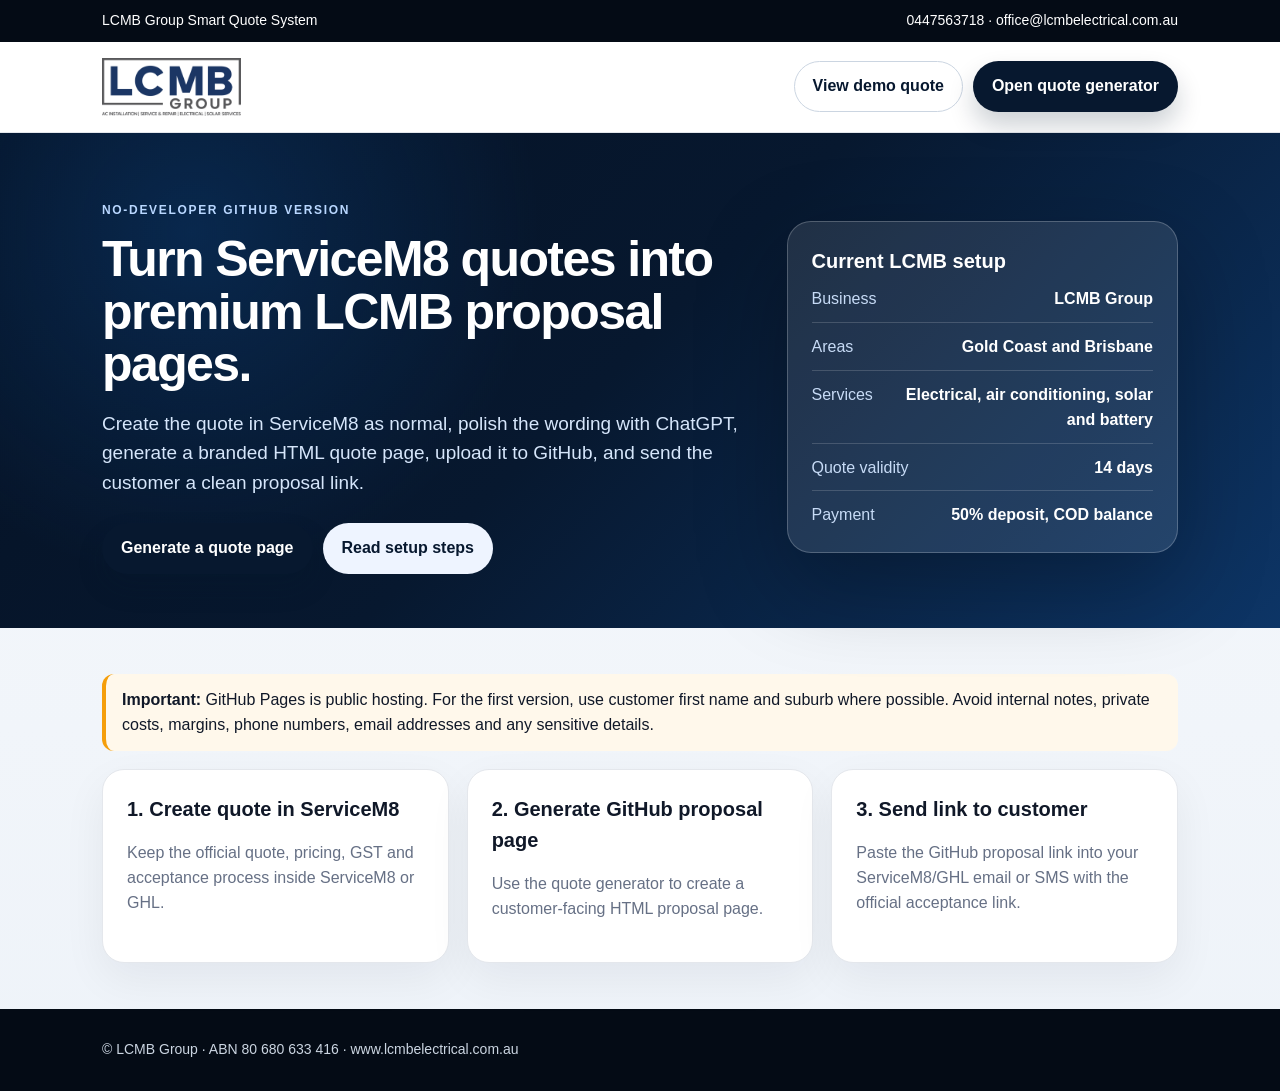
<file: lcmb_custom_github_quote_builder_with_logos (2)/index.html>
<!doctype html>
<html lang="en-AU">
<head>
  <meta charset="utf-8">
  <meta name="viewport" content="width=device-width, initial-scale=1">
  <title>LCMB Smart Quotes</title>
  <meta name="robots" content="noindex,nofollow">
  <link rel="stylesheet" href="assets/site.css">
</head>
<body>
  <div class="topbar">
    <div class="container">
      <span>LCMB Group Smart Quote System</span>
      <span>0447563718 · office@lcmbelectrical.com.au</span>
    </div>
  </div>
  <header class="brandbar">
    <div class="container">
      <a class="logo" href="index.html" aria-label="LCMB Group home">
        <img class="logo-img" src="assets/lcmb-logo-main.png" alt="LCMB Group">
      </a>
      <div class="nav-actions">
        <a class="btn secondary" href="quotes/example-quote.html">View demo quote</a>
        <a class="btn primary" href="quote-generator.html">Open quote generator</a>
      </div>
    </div>
  </header>
  <section class="hero">
    <div class="container hero-grid">
      <div>
        <div class="kicker">No-developer GitHub version</div>
        <h1>Turn ServiceM8 quotes into premium LCMB proposal pages.</h1>
        <p class="lead">Create the quote in ServiceM8 as normal, polish the wording with ChatGPT, generate a branded HTML quote page, upload it to GitHub, and send the customer a clean proposal link.</p>
        <div class="toolbar">
          <a class="btn primary" href="quote-generator.html">Generate a quote page</a>
          <a class="btn light" href="GITHUB_SETUP_STEPS.md">Read setup steps</a>
        </div>
      </div>
      <div class="hero-card">
        <h3>Current LCMB setup</h3>
        <div class="detail-list">
          <div class="detail-row"><span>Business</span><span>LCMB Group</span></div>
          <div class="detail-row"><span>Areas</span><span>Gold Coast and Brisbane</span></div>
          <div class="detail-row"><span>Services</span><span>Electrical, air conditioning, solar and battery</span></div>
          <div class="detail-row"><span>Quote validity</span><span>14 days</span></div>
          <div class="detail-row"><span>Payment</span><span>50% deposit, COD balance</span></div>
        </div>
      </div>
    </div>
  </section>
  <main class="section">
    <div class="container">
      <div class="notice">
        <strong>Important:</strong> GitHub Pages is public hosting. For the first version, use customer first name and suburb where possible. Avoid internal notes, private costs, margins, phone numbers, email addresses and any sensitive details.
      </div>
      <div class="cards" style="margin-top:18px">
        <div class="card">
          <h3>1. Create quote in ServiceM8</h3>
          <p class="muted">Keep the official quote, pricing, GST and acceptance process inside ServiceM8 or GHL.</p>
        </div>
        <div class="card">
          <h3>2. Generate GitHub proposal page</h3>
          <p class="muted">Use the quote generator to create a customer-facing HTML proposal page.</p>
        </div>
        <div class="card">
          <h3>3. Send link to customer</h3>
          <p class="muted">Paste the GitHub proposal link into your ServiceM8/GHL email or SMS with the official acceptance link.</p>
        </div>
      </div>
    </div>
  </main>
  <footer class="footer">
    <div class="container">© LCMB Group · ABN 80 680 633 416 · www.lcmbelectrical.com.au</div>
  </footer>
</body>
</html>
</file>
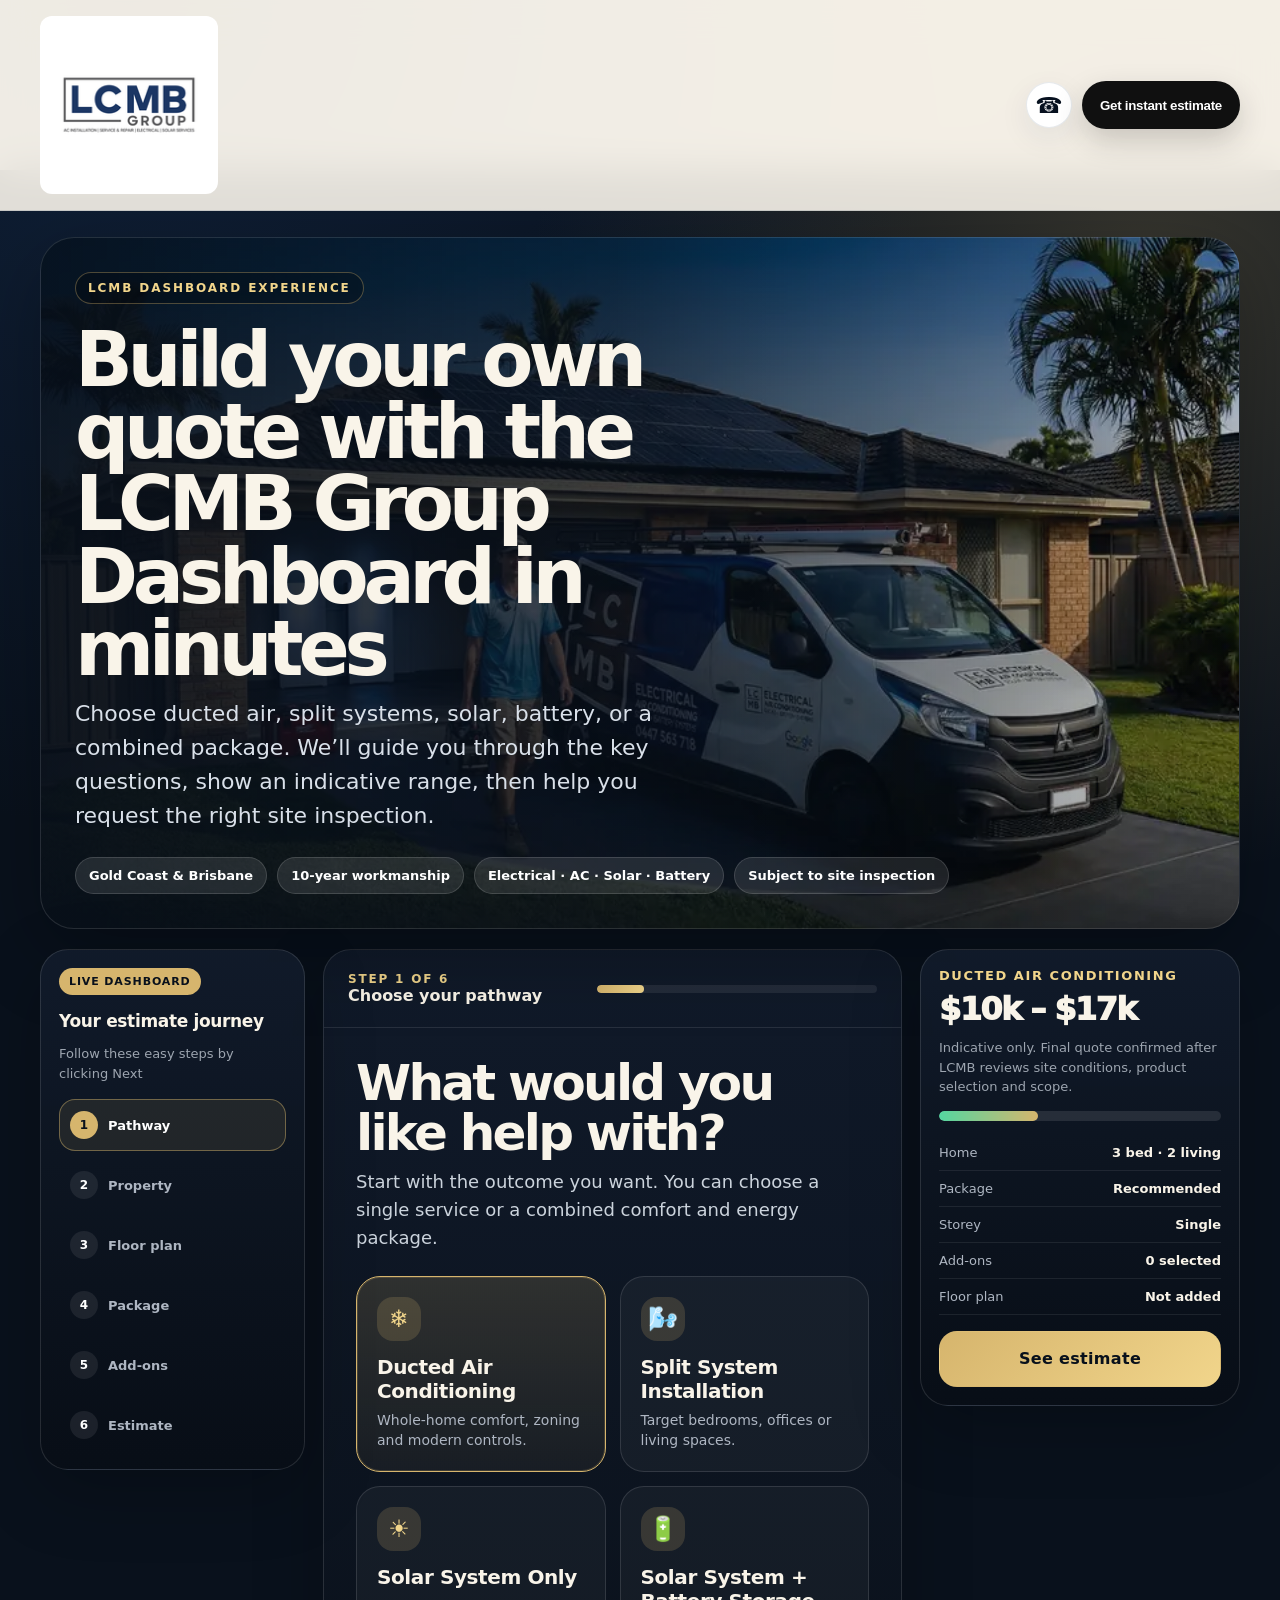
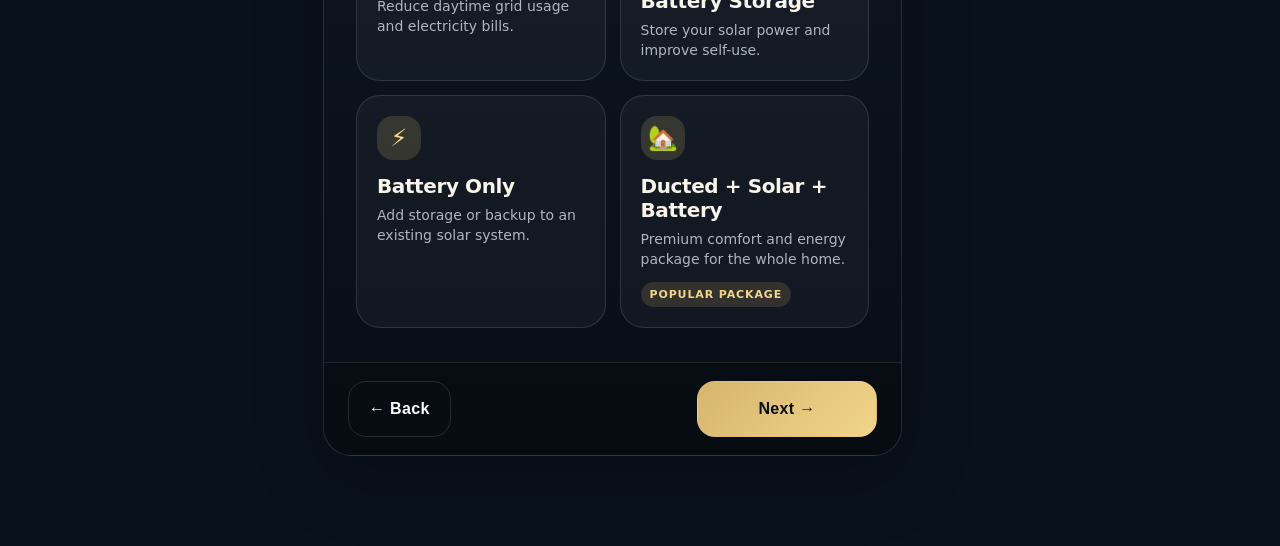
<file: smart-selector.html>
<!doctype html>
<html lang="en-AU">
<head>
  <meta charset="utf-8" />
  <meta name="viewport" content="width=device-width, initial-scale=1, viewport-fit=cover" />
  <title>LCMB Smart Estimate Dashboard</title>
  <meta name="description" content="LCMB Group interactive estimate dashboard for ducted air conditioning, split systems, solar and battery packages." />
  <meta name="robots" content="noindex, nofollow" />
  <style>
    :root {
      --navy:#0f2847;
      --navy2:#071625;
      --ink:#07111f;
      --panel:#0b121d;
      --panel2:#111b2a;
      --cream:#f4efe6;
      --paper:#fffaf0;
      --muted:#9fa7b4;
      --line:rgba(255,255,255,.12);
      --gold:#d6b56d;
      --gold2:#f1d58b;
      --blue:#1c3e70;
      --green:#54d6a0;
      --red:#ff7b7b;
      --shadow:0 24px 80px rgba(0,0,0,.28);
      --radius:28px;
    }
    * { box-sizing:border-box; }
    html { scroll-behavior:smooth; }
    body {
      margin:0;
      font-family: Inter, ui-sans-serif, system-ui, -apple-system, BlinkMacSystemFont, "Segoe UI", Arial, sans-serif;
      color:#f9f4e9;
      background:
        radial-gradient(circle at 10% 0%, rgba(28,62,112,.35), transparent 34%),
        radial-gradient(circle at 90% 12%, rgba(214,181,109,.22), transparent 28%),
        linear-gradient(180deg, #f5f0e8 0 170px, #09111c 170px 100%);
      min-height:100vh;
    }
    a { color:inherit; }
    .topbar {
      position:sticky; top:0; z-index:50;
      background:rgba(244,239,230,.92);
      backdrop-filter: blur(18px);
      border-bottom:1px solid rgba(15,40,71,.12);
    }
    .top-inner {
      max-width:1240px; margin:0 auto; padding:16px 20px;
      display:flex; align-items:center; justify-content:space-between; gap:16px;
    }
    .brand { display:flex; align-items:center; gap:14px; min-width:0; }
    .brand img { width:178px; max-width:45vw; height:auto; display:block; border-radius:12px; }
    .brand-copy { display:none; color:var(--navy); line-height:1.1; }
    .brand-copy strong { display:block; font-size:14px; letter-spacing:.13em; }
    .brand-copy span { display:block; font-size:12px; color:#5e6670; margin-top:3px; }
    .actions { display:flex; align-items:center; gap:10px; }
    .icon-call {
      width:46px; height:46px; display:grid; place-items:center;
      border-radius:999px; color:var(--ink); text-decoration:none;
      background:#fff; border:1px solid rgba(15,40,71,.1);
      box-shadow:0 10px 30px rgba(15,40,71,.08);
      font-size:22px;
    }
    .pill {
      border:0; cursor:pointer; text-decoration:none;
      display:inline-flex; align-items:center; justify-content:center; gap:10px;
      min-height:48px; padding:0 18px; border-radius:999px;
      font-weight:850; letter-spacing:-.02em;
      color:#fff; background:#101010; box-shadow:0 12px 30px rgba(0,0,0,.18);
      white-space:nowrap;
    }
    .pill.gold { background:linear-gradient(135deg, var(--gold), var(--gold2)); color:#0c1118; }
    .shell { max-width:1240px; margin:0 auto; padding:26px 20px 90px; }
    .hero {
      position:relative; overflow:hidden; border-radius:34px; min-height:300px;
      background:
        linear-gradient(90deg, rgba(7,15,26,.95) 0%, rgba(7,15,26,.76) 48%, rgba(7,15,26,.2) 100%),
        url('[data-uri]') center/cover no-repeat;
      border:1px solid rgba(255,255,255,.12);
      box-shadow:var(--shadow);
      padding:34px;
    }
    .hero .eyebrow {
      display:inline-flex; align-items:center; gap:8px;
      padding:8px 12px; border:1px solid rgba(214,181,109,.35);
      border-radius:999px; color:var(--gold2); text-transform:uppercase; letter-spacing:.16em; font-size:12px; font-weight:800;
      background:rgba(0,0,0,.24);
    }
    .hero h1 {
      max-width:720px; margin:20px 0 12px;
      font-size:clamp(40px, 6vw, 76px); line-height:.95; letter-spacing:-.07em;
    }
    .hero p { max-width:650px; color:#d9e0e9; font-size:clamp(17px,2vw,22px); line-height:1.55; margin:0 0 24px; }
    .hero-grid { display:flex; flex-wrap:wrap; gap:10px; margin-top:18px; }
    .trust-chip {
      padding:10px 13px; border-radius:999px; background:rgba(255,255,255,.1);
      border:1px solid rgba(255,255,255,.14); color:#fff; font-size:13px; font-weight:750;
    }
    .app { display:grid; grid-template-columns: 265px minmax(0, 1fr) 320px; gap:18px; margin-top:20px; align-items:start; }
    .rail, .estimate-panel, .card {
      background:linear-gradient(180deg, rgba(17,27,42,.96), rgba(8,14,23,.98));
      border:1px solid rgba(255,255,255,.12);
      border-radius:var(--radius);
      box-shadow:0 22px 70px rgba(0,0,0,.22);
    }
    .rail, .estimate-panel { position:sticky; top:96px; padding:18px; }
    .version {
      display:inline-flex; color:#08101b; background:var(--gold); font-weight:900; border-radius:999px;
      padding:7px 10px; font-size:11px; letter-spacing:.08em; text-transform:uppercase;
    }
    .rail h3, .estimate-panel h3 { margin:16px 0 10px; font-size:17px; letter-spacing:-.02em; }
    .step-list { display:grid; gap:8px; margin-top:16px; }
    .step-pill {
      display:flex; gap:10px; align-items:center; padding:11px 10px; border-radius:16px;
      color:#aeb6c2; border:1px solid transparent; font-size:13px; font-weight:700;
    }
    .step-pill b {
      width:28px; height:28px; border-radius:999px; display:grid; place-items:center;
      background:rgba(255,255,255,.08); color:#fff; font-size:12px;
    }
    .step-pill.active { color:#fff; border-color:rgba(214,181,109,.45); background:rgba(214,181,109,.1); }
    .step-pill.active b { background:var(--gold); color:#09111c; }
    .mini { color:#9da5b0; font-size:13px; line-height:1.5; }
    .card { overflow:hidden; min-height:680px; }
    .card-head { padding:22px 24px; border-bottom:1px solid rgba(255,255,255,.1); display:flex; align-items:center; justify-content:space-between; gap:16px; }
    .progress-wrap { min-width:160px; flex:1; max-width:280px; }
    .progress-track { height:8px; border-radius:999px; background:rgba(255,255,255,.08); overflow:hidden; }
    .progress-bar { height:100%; width:16.666%; background:linear-gradient(90deg,var(--gold),var(--gold2)); border-radius:999px; transition:.35s ease; }
    .step-label { color:var(--gold2); text-transform:uppercase; letter-spacing:.15em; font-size:12px; font-weight:900; }
    .screen { display:none; padding:30px 32px 34px; animation:fade .24s ease; }
    .screen.active { display:block; }
    @keyframes fade { from { opacity:0; transform:translateY(8px); } to { opacity:1; transform:none; } }
    .screen h2 { margin:0 0 10px; font-size:clamp(31px,4vw,50px); line-height:1; letter-spacing:-.055em; }
    .screen p.lead { color:#cbd3dc; font-size:18px; line-height:1.55; margin:0 0 24px; max-width:720px; }
    .grid { display:grid; gap:14px; }
    .grid.two { grid-template-columns:repeat(2,minmax(0,1fr)); }
    .grid.three { grid-template-columns:repeat(3,minmax(0,1fr)); }
    .choice {
      position:relative; border:1px solid rgba(255,255,255,.12); background:rgba(255,255,255,.04);
      border-radius:24px; padding:20px; cursor:pointer; transition:.18s ease; min-height:130px;
    }
    .choice:hover { transform:translateY(-2px); border-color:rgba(214,181,109,.45); background:rgba(214,181,109,.07); }
    .choice.selected { border-color:var(--gold); background:linear-gradient(180deg, rgba(214,181,109,.17), rgba(214,181,109,.06)); box-shadow:inset 0 0 0 1px rgba(214,181,109,.2); }
    .choice .icon {
      width:44px; height:44px; border-radius:16px; display:grid; place-items:center;
      background:rgba(214,181,109,.18); color:var(--gold2); font-size:24px; margin-bottom:14px;
    }
    .choice h4 { margin:0 0 7px; font-size:20px; letter-spacing:-.02em; }
    .choice p { margin:0; color:#aeb6c2; font-size:14px; line-height:1.45; }
    .badge { display:inline-flex; padding:6px 9px; border-radius:999px; background:rgba(214,181,109,.16); color:var(--gold2); font-size:11px; font-weight:900; letter-spacing:.08em; text-transform:uppercase; }
    .form-row { margin:18px 0; }
    label.label { display:block; margin:0 0 10px; color:#ece5d9; font-size:12px; font-weight:900; letter-spacing:.17em; text-transform:uppercase; }
    input[type="text"], input[type="email"], input[type="tel"], select {
      width:100%; min-height:58px; border-radius:18px; border:1px solid rgba(255,255,255,.14);
      background:rgba(0,0,0,.18); color:#fff; padding:0 16px; font:inherit; font-size:18px; outline:none;
    }
    input:focus, select:focus { border-color:var(--gold); box-shadow:0 0 0 4px rgba(214,181,109,.12); }
    .seg { display:grid; grid-template-columns:repeat(2,1fr); gap:12px; }
    .seg .choice { min-height:88px; display:flex; gap:14px; align-items:center; }
    .seg .choice .icon { margin:0; }
    .counter-grid { display:grid; grid-template-columns:repeat(3,1fr); gap:12px; }
    .counter { padding:16px; border:1px solid rgba(255,255,255,.12); border-radius:22px; background:rgba(255,255,255,.04); }
    .counter-title { color:#cfd6de; font-size:13px; font-weight:900; text-transform:uppercase; letter-spacing:.12em; }
    .counter-control { display:grid; grid-template-columns:46px 1fr 46px; gap:10px; align-items:center; margin-top:12px; }
    .counter button { border:0; border-radius:15px; background:rgba(255,255,255,.08); color:#fff; font-size:26px; min-height:46px; cursor:pointer; }
    .counter strong { text-align:center; font-size:28px; }
    .slider-card { padding:18px; border:1px solid rgba(255,255,255,.12); border-radius:22px; background:rgba(255,255,255,.04); }
    input[type="range"] { width:100%; accent-color:var(--gold); }
    .toggles { display:grid; gap:12px; }
    .toggle {
      display:flex; justify-content:space-between; align-items:center; gap:16px; padding:18px;
      border-radius:22px; border:1px solid rgba(255,255,255,.12); background:rgba(255,255,255,.04); cursor:pointer;
    }
    .toggle div strong { display:block; font-size:18px; letter-spacing:-.02em; }
    .toggle div span { display:block; color:#aeb6c2; margin-top:5px; line-height:1.4; }
    .switch { position:relative; width:64px; height:36px; border-radius:999px; background:rgba(255,255,255,.12); flex:0 0 auto; transition:.2s ease; }
    .switch:before { content:""; position:absolute; top:5px; left:5px; width:26px; height:26px; border-radius:50%; background:#d8d0bf; transition:.2s ease; }
    .toggle.on { border-color:rgba(214,181,109,.45); background:rgba(214,181,109,.08); }
    .toggle.on .switch { background:var(--gold); }
    .toggle.on .switch:before { transform:translateX(28px); background:#07111f; }
    .drop {
      border:2px dashed rgba(214,181,109,.32); border-radius:28px; padding:34px 22px; text-align:center;
      background:rgba(214,181,109,.04);
    }
    .drop .upload-icon { margin:0 auto 16px; width:72px; height:72px; border-radius:26px; display:grid; place-items:center; background:rgba(214,181,109,.14); font-size:32px; color:var(--gold2); }
    .drop input { display:none; }
    .drop button { margin-top:14px; }
    .drop small { display:block; margin-top:16px; color:#9fa7b4; }
    .result-box {
      border-radius:28px; padding:24px; background:linear-gradient(135deg, rgba(214,181,109,.18), rgba(28,62,112,.18));
      border:1px solid rgba(214,181,109,.38);
    }
    .price { font-size:clamp(40px,5vw,62px); line-height:1; letter-spacing:-.07em; font-weight:950; margin:8px 0; }
    .price small { font-size:18px; letter-spacing:0; color:#ccd4dc; display:block; margin-top:8px; font-weight:650; }
    .summary-list { margin:16px 0 0; display:grid; gap:9px; color:#e6edf5; }
    .summary-list div { display:flex; justify-content:space-between; gap:12px; border-bottom:1px solid rgba(255,255,255,.08); padding-bottom:9px; }
    .summary-list span { color:#aeb6c2; }
    .booking { display:grid; grid-template-columns:repeat(3,1fr); gap:12px; margin-top:18px; }
    .person { padding:18px; border-radius:22px; background:rgba(255,255,255,.05); border:1px solid rgba(255,255,255,.12); }
    .avatar { width:54px; height:54px; border-radius:18px; display:grid; place-items:center; background:linear-gradient(135deg,var(--gold),#fff0b7); color:#07111f; font-weight:950; font-size:20px; margin-bottom:12px; }
    .person h4 { margin:0 0 4px; font-size:19px; }
    .person p { margin:0 0 14px; color:#aeb6c2; font-size:13px; line-height:1.4; }
    .nav { display:flex; justify-content:space-between; gap:14px; padding:18px 24px; border-top:1px solid rgba(255,255,255,.1); background:rgba(0,0,0,.16); }
    button.btn, a.btn {
      border:0; border-radius:18px; min-height:56px; padding:0 20px; cursor:pointer; text-decoration:none;
      display:inline-flex; align-items:center; justify-content:center; gap:10px; font-size:16px; font-weight:900; letter-spacing:.02em;
      background:rgba(255,255,255,.08); color:#fff; border:1px solid rgba(255,255,255,.12);
    }
    .btn.primary { background:linear-gradient(135deg, var(--gold), var(--gold2)); color:#08101b; border-color:transparent; min-width:180px; }
    .btn.ghost { background:transparent; }
    .btn.full { width:100%; }
    .estimate-panel .pathway { color:var(--gold2); font-size:13px; text-transform:uppercase; letter-spacing:.12em; font-weight:900; }
    .live-price { margin:10px 0 6px; font-size:32px; line-height:1; letter-spacing:-.05em; font-weight:950; }
    .meter { height:10px; border-radius:999px; background:rgba(255,255,255,.1); overflow:hidden; margin:14px 0; }
    .meter div { height:100%; width:58%; background:linear-gradient(90deg,var(--green),var(--gold)); border-radius:999px; transition:.3s ease; }
    .estimate-line { display:flex; justify-content:space-between; gap:10px; padding:10px 0; border-bottom:1px solid rgba(255,255,255,.08); font-size:13px; }
    .estimate-line span { color:#aeb6c2; }
    .mobile-price {
      display:none; position:fixed; left:12px; right:12px; bottom:12px; z-index:60;
      background:rgba(7,17,31,.94); border:1px solid rgba(214,181,109,.3); border-radius:22px; padding:12px 14px;
      box-shadow:0 20px 60px rgba(0,0,0,.38); backdrop-filter:blur(16px);
    }
    .mobile-price strong { display:block; font-size:20px; letter-spacing:-.04em; }
    .mobile-price span { color:#aeb6c2; font-size:12px; }
    .hide { display:none !important; }
    .notice { color:#aeb6c2; font-size:13px; line-height:1.5; margin-top:12px; }
    .gold-text { color:var(--gold2); }
    .review-strip { margin-top:18px; display:grid; grid-template-columns:repeat(3,1fr); gap:10px; }
    .review-mini { padding:14px; border-radius:18px; border:1px solid rgba(255,255,255,.1); background:rgba(255,255,255,.04); font-size:13px; color:#d9e0e8; }
    @media (max-width:1100px) {
      .app { grid-template-columns:1fr; }
      .rail, .estimate-panel { display:none; }
      .mobile-price { display:flex; align-items:center; justify-content:space-between; gap:14px; }
      .card { min-height:auto; }
      .hero { min-height:260px; }
    }
    @media (max-width:780px) {
      body { background:linear-gradient(180deg,#f4efe6 0 150px,#07111f 150px 100%); }
      .top-inner { padding:12px 14px; }
      .brand img { width:128px; }
      .pill { min-height:44px; padding:0 14px; font-size:14px; }
      .icon-call { width:44px; height:44px; }
      .shell { padding:18px 10px 110px; }
      .hero { display:none; }
      .card { border-radius:24px; }
      .card-head { padding:16px; }
      .screen { padding:24px 18px 26px; }
      .screen h2 { font-size:38px; }
      .screen p.lead { font-size:16px; }
      .grid.two, .grid.three, .counter-grid, .booking { grid-template-columns:1fr; }
      .choice { min-height:112px; }
      .nav { padding:14px; position:sticky; bottom:0; background:rgba(8,14,23,.92); backdrop-filter:blur(18px); }
      .btn.primary { min-width:145px; }
      .seg { grid-template-columns:1fr; }
      .review-strip { grid-template-columns:1fr; }
    }
  </style>
</head>
<body>
  <header class="topbar">
    <div class="top-inner">
      <a class="brand" href="#top" aria-label="LCMB Group">
        <img alt="LCMB Group" src="[data-uri]">
        <span class="brand-copy"><strong>LCMB GROUP</strong><span>Electrical · Air · Solar · Battery</span></span>
      </a>
      <div class="actions">
        <a class="icon-call" href="tel:0447563718" aria-label="Call LCMB">☎</a>
        <button class="pill" onclick="goTo(0)">Get instant estimate</button>
      </div>
    </div>
  </header>

  <main id="top" class="shell">
    <section class="hero">
      <div class="eyebrow">LCMB Dashboard Experience</div>
      <h1>Build your own quote with the LCMB Group Dashboard in minutes</h1>
      <p>Choose ducted air, split systems, solar, battery, or a combined package. We’ll guide you through the key questions, show an indicative range, then help you request the right site inspection.</p>
      <div class="hero-grid">
        <span class="trust-chip">Gold Coast & Brisbane</span>
        <span class="trust-chip">10-year workmanship</span>
        <span class="trust-chip">Electrical · AC · Solar · Battery</span>
        <span class="trust-chip">Subject to site inspection</span>
      </div>
    </section>

    <section class="app">
      <aside class="rail">
        <span class="version">Live Dashboard</span>
        <h3>Your estimate journey</h3>
        <p class="mini">Follow these easy steps by clicking Next</p>
        <div class="step-list" id="stepList"></div>
      </aside>

      <section class="card" aria-live="polite">
        <div class="card-head">
          <div>
            <div class="step-label" id="stepName">Step 1 of 6</div>
            <strong id="cardTitle">Choose your pathway</strong>
          </div>
          <div class="progress-wrap"><div class="progress-track"><div id="progressBar" class="progress-bar"></div></div></div>
        </div>

        <div class="screen active" data-screen="0">
          <h2>What would you like help with?</h2>
          <p class="lead">Start with the outcome you want. You can choose a single service or a combined comfort and energy package.</p>
          <div class="grid two" data-group="service">
            <div class="choice selected" data-value="ducted" onclick="selectChoice('service','ducted')"><div class="icon">❄️</div><h4>Ducted Air Conditioning</h4><p>Whole-home comfort, zoning and modern controls.</p></div>
            <div class="choice" data-value="split" onclick="selectChoice('service','split')"><div class="icon">🌬️</div><h4>Split System Installation</h4><p>Target bedrooms, offices or living spaces.</p></div>
            <div class="choice" data-value="solar" onclick="selectChoice('service','solar')"><div class="icon">☀️</div><h4>Solar System Only</h4><p>Reduce daytime grid usage and electricity bills.</p></div>
            <div class="choice" data-value="solar_battery" onclick="selectChoice('service','solar_battery')"><div class="icon">🔋</div><h4>Solar System + Battery Storage</h4><p>Store your solar power and improve self-use.</p></div>
            <div class="choice" data-value="battery" onclick="selectChoice('service','battery')"><div class="icon">⚡</div><h4>Battery Only</h4><p>Add storage or backup to an existing solar system.</p></div>
            <div class="choice" data-value="combined" onclick="selectChoice('service','combined')"><div class="icon">🏡</div><h4>Ducted + Solar + Battery</h4><p>Premium comfort and energy package for the whole home.</p><span class="badge" style="margin-top:12px">Popular package</span></div>
          </div>
        </div>

        <div class="screen" data-screen="1">
          <h2>Tell us about the home.</h2>
          <p class="lead">These answers help LCMB estimate the likely system size, access complexity and package range before the site inspection.</p>
          <div class="form-row"><label class="label">Suburb or property area</label><input id="suburb" type="text" placeholder="e.g. Burleigh Heads, Springfield Lakes" oninput="updateAll()"></div>
          <div class="form-row"><label class="label">Single or double storey?</label><div class="seg" data-group="storey"><div class="choice selected" data-value="single" onclick="selectChoice('storey','single')"><div class="icon">⌂</div><div><h4>Single storey</h4><p>One level</p></div></div><div class="choice" data-value="double" onclick="selectChoice('storey','double')"><div class="icon">▦</div><div><h4>Double storey</h4><p>Two or more levels</p></div></div></div></div>
          <div class="counter-grid">
            <div class="counter"><div class="counter-title">Bedrooms</div><div class="counter-control"><button onclick="count('beds',-1)">−</button><strong id="bedsVal">3</strong><button onclick="count('beds',1)">+</button></div></div>
            <div class="counter"><div class="counter-title">Bathrooms</div><div class="counter-control"><button onclick="count('baths',-1)">−</button><strong id="bathsVal">2</strong><button onclick="count('baths',1)">+</button></div></div>
            <div class="counter"><div class="counter-title">Living areas</div><div class="counter-control"><button onclick="count('living',-1)">−</button><strong id="livingVal">2</strong><button onclick="count('living',1)">+</button></div></div>
          </div>
          <div class="form-row slider-card"><label class="label">Approximate home size</label><input id="sqm" type="range" min="80" max="420" value="220" oninput="updateAll()"><div style="display:flex;justify-content:space-between;color:#aeb6c2;margin-top:8px"><span>80 sqm</span><strong id="sqmVal" class="gold-text">220 sqm</strong><span>420 sqm</span></div></div>
          <div class="toggles">
            <div class="toggle" data-toggle="openPlan" onclick="toggle('openPlan')"><div><strong>Open-plan living</strong><span>Kitchen, dining and lounge flowing into one larger area.</span></div><span class="switch"></span></div>
            <div class="toggle" data-toggle="westWindows" onclick="toggle('westWindows')"><div><strong>Large west-facing windows</strong><span>Afternoon sun can increase cooling load.</span></div><span class="switch"></span></div>
            <div class="toggle" data-toggle="highCeilings" onclick="toggle('highCeilings')"><div><strong>High or raked ceilings</strong><span>More volume to cool and heat.</span></div><span class="switch"></span></div>
            <div class="toggle" data-toggle="hardAccess" onclick="toggle('hardAccess')"><div><strong>Difficult access?</strong><span>Restricted manhole, low pitch roof cavity, steep roof or multi-level access.</span></div><span class="switch"></span></div>
          </div>
        </div>

        <div class="screen" data-screen="2">
          <h2>Floor plan or quick questions?</h2>
          <p class="lead">A floor plan helps LCMB discuss outlets, zones and unit location. You can also continue without one.</p>
          <div class="drop">
            <div class="upload-icon">⇧</div>
            <h2 style="font-size:36px;margin-bottom:8px">Drop your floor plan</h2>
            <p class="lead" style="margin-left:auto;margin-right:auto">PDF, photo or screenshot accepted. In this GitHub prototype we only show the file name; the production version will store it securely in GHL.</p>
            <input id="floorFile" type="file" onchange="filePicked()" accept=".pdf,.png,.jpg,.jpeg,.webp">
            <button class="btn primary" onclick="document.getElementById('floorFile').click()">Choose file</button>
            <small id="fileName">No floor plan selected yet.</small>
          </div>
          <div class="notice">Don’t have a plan handy? Continue to the next step — the estimate can still use your bedroom, living area, storey and access answers.</div>
        </div>

        <div class="screen" data-screen="3">
          <h2>Choose your package style.</h2>
          <p class="lead">This helps LCMB understand whether you prefer best value, recommended quality, or a premium setup.</p>
          <label class="label">Package level</label>
          <div class="grid three" data-group="package">
            <div class="choice" data-value="value" onclick="selectChoice('package','value')"><div class="icon">✓</div><h4>Value</h4><p>Reliable, practical and budget-conscious.</p></div>
            <div class="choice selected" data-value="recommended" onclick="selectChoice('package','recommended')"><div class="icon">★</div><h4>Recommended</h4><p>Best balance of quality, performance and value.</p><span class="badge" style="margin-top:12px">LCMB pick</span></div>
            <div class="choice" data-value="premium" onclick="selectChoice('package','premium')"><div class="icon">◆</div><h4>Premium</h4><p>Higher-end brands, controls and performance options.</p></div>
          </div>
          <div id="acBrands" class="form-row"><label class="label">Air conditioning brand preference</label><div class="grid two" data-group="acBrand"><div class="choice selected" data-value="Daikin" onclick="selectChoice('acBrand','Daikin')"><h4>Daikin</h4><p>Recommended for reliable ducted performance.</p></div><div class="choice" data-value="Mitsubishi Electric" onclick="selectChoice('acBrand','Mitsubishi Electric')"><h4>Mitsubishi Electric</h4><p>Premium comfort and quiet operation.</p></div><div class="choice" data-value="MHI" onclick="selectChoice('acBrand','MHI')"><h4>Mitsubishi Heavy Industries</h4><p>Strong value and proven performance.</p></div><div class="choice" data-value="Fujitsu" onclick="selectChoice('acBrand','Fujitsu')"><h4>Fujitsu</h4><p>Alternative brand option.</p></div></div></div>
          <div id="solarBrands" class="form-row"><label class="label">Solar / battery preference</label><div class="grid two" data-group="energyBrand"><div class="choice selected" data-value="Jinko + FoxESS" onclick="selectChoice('energyBrand','Jinko + FoxESS')"><h4>Jinko + FoxESS</h4><p>Recommended value package for solar and battery.</p></div><div class="choice" data-value="Sungrow" onclick="selectChoice('energyBrand','Sungrow')"><h4>Sungrow</h4><p>Popular inverter and battery option.</p></div><div class="choice" data-value="Tesla Powerwall" onclick="selectChoice('energyBrand','Tesla Powerwall')"><h4>Tesla Powerwall</h4><p>Premium battery preference.</p></div><div class="choice" data-value="Premium panels" onclick="selectChoice('energyBrand','Premium panels')"><h4>Premium panels</h4><p>Higher-end panel preference to confirm.</p></div></div></div>
        </div>

        <div class="screen" data-screen="4">
          <h2>Add options and upgrades.</h2>
          <p class="lead">Select anything you’d like LCMB to include or discuss during the inspection.</p>
          <div class="toggles">
            <div class="toggle" data-toggle="airtouch" onclick="toggle('airtouch')"><div><strong>AirTouch 5 smart zoning</strong><span>Premium room-by-room control. Typical upgrade around $1,475 inc GST.</span></div><span class="switch"></span></div>
            <div class="toggle" data-toggle="sensors" onclick="toggle('sensors')"><div><strong>Temperature sensors</strong><span>Better room temperature accuracy. Price depends on number of zones.</span></div><span class="switch"></span></div>
            <div class="toggle" data-toggle="ductUpgrade" onclick="toggle('ductUpgrade')"><div><strong>R1.5 ducting upgrade</strong><span>Improved insulation and reduced thermal loss.</span></div><span class="switch"></span></div>
            <div class="toggle" data-toggle="backup" onclick="toggle('backup')"><div><strong>Essential circuit backup</strong><span>Backup selected circuits such as kitchen power or lighting during outages.</span></div><span class="switch"></span></div>
            <div class="toggle" data-toggle="ev" onclick="toggle('ev')"><div><strong>EV charger option</strong><span>Add a future-ready EV charging discussion.</span></div><span class="switch"></span></div>
            <div class="toggle" data-toggle="switchboard" onclick="toggle('switchboard')"><div><strong>Switchboard review</strong><span>Recommended when adding solar, battery, ducted or EV charging.</span></div><span class="switch"></span></div>
          </div>
        </div>

        <div class="screen" data-screen="5">
          <h2>Your LCMB estimate dashboard.</h2>
          <p class="lead">This is an indicative range only. LCMB will confirm the final design, products and pricing after reviewing the site or floor plan.</p>
          <div class="result-box">
            <span class="badge" id="resultPath">Ducted Air Conditioning</span>
            <div class="price" id="resultPrice">$12,000 – $18,000<small>Indicative estimate inc GST</small></div>
            <div class="summary-list" id="resultSummary"></div>
          </div>
          <div class="review-strip">
            <div class="review-mini">★★★★★ “Tidy and professional solar + battery install.”</div>
            <div class="review-mini">★★★★★ “Great communication and no pressure quote period.”</div>
            <div class="review-mini">★★★★★ “Ducted, solar and batteries — highly recommended.”</div>
          </div>
          <div class="form-row grid three">
            <input id="custName" type="text" placeholder="Your name" oninput="updateAll()">
            <input id="custPhone" type="tel" placeholder="Phone" oninput="updateAll()">
            <input id="custEmail" type="email" placeholder="Email" oninput="updateAll()">
          </div>
          <h3 style="margin-top:24px">Request your site inspection</h3>
          <div class="booking">
            <div class="person"><div class="avatar">L</div><h4>Luke</h4><p>Best for solar, battery and combined system packages.</p><a id="bookLuke" class="btn primary full" href="#">Request Luke</a></div>
            <div class="person"><div class="avatar">A</div><h4>Ash</h4><p>Best for air conditioning, service and comfort upgrades.</p><a id="bookAsh" class="btn primary full" href="#">Request Ash</a></div>
            <div class="person"><div class="avatar">P</div><h4>Projects team</h4><p>Best for builders, larger jobs and next available inspection.</p><a id="bookProjects" class="btn primary full" href="#">Request team</a></div>
          </div>
        </div>

        <div class="nav">
          <button class="btn ghost" id="backBtn" onclick="prevStep()">← Back</button>
          <button class="btn primary" id="nextBtn" onclick="nextStep()">Next →</button>
        </div>
      </section>

      <aside class="estimate-panel">
        <div class="pathway" id="sidePath">Ducted Air Conditioning</div>
        <div class="live-price" id="sidePrice">$12k – $18k</div>
        <p class="mini">Indicative only. Final quote confirmed after LCMB reviews site conditions, product selection and scope.</p>
        <div class="meter"><div id="readinessMeter"></div></div>
        <div class="estimate-line"><span>Home</span><b id="sideHome">3 bed · 2 living</b></div>
        <div class="estimate-line"><span>Package</span><b id="sidePackage">Recommended</b></div>
        <div class="estimate-line"><span>Storey</span><b id="sideStorey">Single</b></div>
        <div class="estimate-line"><span>Add-ons</span><b id="sideAddons">0 selected</b></div>
        <div class="estimate-line"><span>Floor plan</span><b id="sideFloor">Not added</b></div>
        <a class="btn primary full" style="margin-top:16px" href="#" onclick="goTo(5);return false;">See estimate</a>
      </aside>
    </section>
  </main>

  <div class="mobile-price" onclick="goTo(5)"><div><strong id="mobPrice">$12k – $18k</strong><span id="mobPath">Ducted Air Conditioning · tap to view estimate</span></div><button class="btn primary" style="min-height:44px;padding:0 14px">View</button></div>

  <script>
    const steps = ['Pathway','Property','Floor plan','Package','Add-ons','Estimate'];
    let step = 0;
    const state = {
      service:'ducted', storey:'single', package:'recommended', acBrand:'Daikin', energyBrand:'Jinko + FoxESS',
      beds:3, baths:2, living:2, sqm:220, floor:'',
      toggles: { openPlan:false, westWindows:false, highCeilings:false, hardAccess:false, airtouch:false, sensors:false, ductUpgrade:false, backup:false, ev:false, switchboard:false }
    };
    function serviceLabel(s) { return {ducted:'Ducted Air Conditioning',split:'Split System Installation',solar:'Solar System Only',solar_battery:'Solar System + Battery Storage',battery:'Battery Only',combined:'Ducted + Solar + Battery'}[s] || s; }
    function init() {
      document.getElementById('stepList').innerHTML = steps.map((s,i)=>`<div class="step-pill ${i===0?'active':''}" data-step-pill="${i}"><b>${i+1}</b><span>${s}</span></div>`).join('');
      updateAll();
    }
    function showStep() {
      document.querySelectorAll('.screen').forEach((el,i)=>el.classList.toggle('active', i===step));
      document.querySelectorAll('[data-step-pill]').forEach((el,i)=>el.classList.toggle('active', i===step));
      document.getElementById('stepName').textContent = `Step ${step+1} of 6`;
      document.getElementById('cardTitle').textContent = steps[step];
      document.getElementById('progressBar').style.width = `${((step+1)/6)*100}%`;
      document.getElementById('backBtn').style.visibility = step===0 ? 'hidden' : 'visible';
      document.getElementById('nextBtn').textContent = step===5 ? 'Email summary →' : 'Next →';
      updateAll();
      window.scrollTo({top:0,behavior:'smooth'});
    }
    function nextStep() { if(step<5){ step++; showStep(); } else { emailSummary('LCMB Smart Estimate Request'); } }
    function prevStep() { if(step>0){ step--; showStep(); } }
    function goTo(n) { step=Math.max(0,Math.min(5,n)); showStep(); }
    function selectChoice(group,value) {
      state[group]=value;
      document.querySelectorAll(`[data-group="${group}"] .choice`).forEach(el=>el.classList.toggle('selected', el.dataset.value===value));
      updateAll();
    }
    function count(key,delta) { state[key]=Math.max(0,Math.min(9,state[key]+delta)); document.getElementById(key+'Val').textContent=state[key]; updateAll(); }
    function toggle(key) { state.toggles[key]=!state.toggles[key]; document.querySelector(`[data-toggle="${key}"]`).classList.toggle('on', state.toggles[key]); updateAll(); }
    function filePicked() { const f=document.getElementById('floorFile').files[0]; state.floor=f?f.name:''; document.getElementById('fileName').textContent = f?`Selected: ${f.name}`:'No floor plan selected yet.'; updateAll(); }
    function calculate() {
      let low=0, high=0;
      const complexity = (state.storey==='double'?1:0)+(state.toggles.openPlan?0.5:0)+(state.toggles.westWindows?0.5:0)+(state.toggles.highCeilings?0.5:0)+(state.toggles.hardAccess?1:0)+(state.sqm>280?1:0)+(state.beds>4?0.5:0);
      if(state.service==='ducted') { low=9500; high=16500; }
      if(state.service==='split') { low=2400*Math.max(1,Math.min(4,state.living)); high=3800*Math.max(1,Math.min(4,state.living)); }
      if(state.service==='solar') { low=7500; high=14500; }
      if(state.service==='battery') { low=11000; high=26000; }
      if(state.service==='solar_battery') { low=18000; high=42000; }
      if(state.service==='combined') { low=32000; high=68000; }
      low += complexity*1200; high += complexity*2200;
      if(state.package==='value') { low*=0.92; high*=0.95; }
      if(state.package==='premium') { low*=1.15; high*=1.28; }
      const t=state.toggles;
      if(t.airtouch) { low+=1475; high+=2200; }
      if(t.sensors) { low+=500; high+=1500; }
      if(t.ductUpgrade) { low+=715; high+=1800; }
      if(t.backup) { low+=1800; high+=6000; }
      if(t.ev) { low+=1800; high+=3500; }
      if(t.switchboard) { low+=900; high+=3500; }
      return [Math.round(low/500)*500, Math.round(high/500)*500];
    }
    function fmt(n) { return '$'+n.toLocaleString('en-AU'); }
    function shortFmt(n) { return '$'+Math.round(n/1000)+'k'; }
    function activeAddons() { return Object.entries(state.toggles).filter(([k,v])=>v && !['openPlan','westWindows','highCeilings','hardAccess'].includes(k)).map(([k])=>({airtouch:'AirTouch 5',sensors:'Temperature sensors',ductUpgrade:'R1.5 ducting',backup:'Essential circuit backup',ev:'EV charger',switchboard:'Switchboard review'}[k])); }
    function updateAll() {
      state.sqm = +document.getElementById('sqm')?.value || state.sqm;
      document.getElementById('sqmVal').textContent = state.sqm+' sqm';
      const [low,high]=calculate();
      const path=serviceLabel(state.service);
      document.getElementById('sidePath').textContent=path;
      document.getElementById('sidePrice').textContent=`${shortFmt(low)} – ${shortFmt(high)}`;
      document.getElementById('mobPrice').textContent=`${shortFmt(low)} – ${shortFmt(high)}`;
      document.getElementById('mobPath').textContent=path+' · tap to view estimate';
      document.getElementById('sideHome').textContent=`${state.beds} bed · ${state.living} living`;
      document.getElementById('sidePackage').textContent=state.package.charAt(0).toUpperCase()+state.package.slice(1);
      document.getElementById('sideStorey').textContent=state.storey==='single'?'Single':'Double';
      document.getElementById('sideAddons').textContent=activeAddons().length+' selected';
      document.getElementById('sideFloor').textContent=state.floor?'Added':'Not added';
      document.getElementById('readinessMeter').style.width = Math.min(100, 35+(step*10)+(state.floor?15:0)+activeAddons().length*4)+'%';
      document.getElementById('resultPath').textContent=path;
      document.getElementById('resultPrice').innerHTML=`${fmt(low)} – ${fmt(high)}<small>Indicative estimate inc GST</small>`;
      const suburb=(document.getElementById('suburb')?.value || 'Not supplied');
      const addons=activeAddons();
      document.getElementById('resultSummary').innerHTML = [
        ['Service pathway', path], ['Suburb / area', suburb], ['Home details', `${state.beds} bedrooms, ${state.baths} bathrooms, ${state.living} living areas, ${state.sqm} sqm`],
        ['Storey', state.storey==='single'?'Single storey':'Double storey'], ['Package style', state.package],
        ['AC preference', isAir()?state.acBrand:'Not applicable'], ['Solar/battery preference', isEnergy()?state.energyBrand:'Not applicable'],
        ['Add-ons', addons.length?addons.join(', '):'None selected'], ['Floor plan', state.floor || 'Not uploaded']
      ].map(([a,b])=>`<div><span>${a}</span><b>${b}</b></div>`).join('');
      document.getElementById('acBrands').classList.toggle('hide', !isAir());
      document.getElementById('solarBrands').classList.toggle('hide', !isEnergy());
      ['bookLuke','bookAsh','bookProjects'].forEach(id=>{ const who=id==='bookLuke'?'Luke':id==='bookAsh'?'Ash':'Projects team'; const el=document.getElementById(id); if(el) el.href=mailto(`${who} site inspection request`); });
    }
    function isAir() { return ['ducted','split','combined'].includes(state.service); }
    function isEnergy() { return ['solar','solar_battery','battery','combined'].includes(state.service); }
    function summaryText(subject='LCMB smart estimate') {
      const [low,high]=calculate(); const suburb=document.getElementById('suburb')?.value || 'Not supplied';
      const name=document.getElementById('custName')?.value || 'Not supplied'; const phone=document.getElementById('custPhone')?.value || 'Not supplied'; const email=document.getElementById('custEmail')?.value || 'Not supplied';
      return `New ${subject}

Name: ${name}
Phone: ${phone}
Email: ${email}
Suburb: ${suburb}

Pathway: ${serviceLabel(state.service)}
Indicative range: ${fmt(low)} - ${fmt(high)} inc GST
Home: ${state.beds} bedrooms, ${state.baths} bathrooms, ${state.living} living areas, ${state.sqm} sqm, ${state.storey} storey
Package: ${state.package}
AC preference: ${isAir()?state.acBrand:'N/A'}
Solar/battery preference: ${isEnergy()?state.energyBrand:'N/A'}
Add-ons: ${activeAddons().join(', ') || 'None selected'}
Floor plan: ${state.floor || 'Not uploaded'}

Notes: Indicative only. Final quote to be confirmed by LCMB after site inspection / product selection / ServiceM8 or GHL quote.`;
    }
    function mailto(subject) { return 'mailto:projects@lcmbelectrical.com.au?cc=office@lcmbelectrical.com.au&subject='+encodeURIComponent(subject)+'&body='+encodeURIComponent(summaryText(subject)); }
    function emailSummary(subject) { window.location.href=mailto(subject); }
    init();
  </script>
</body>
</html>
</file>
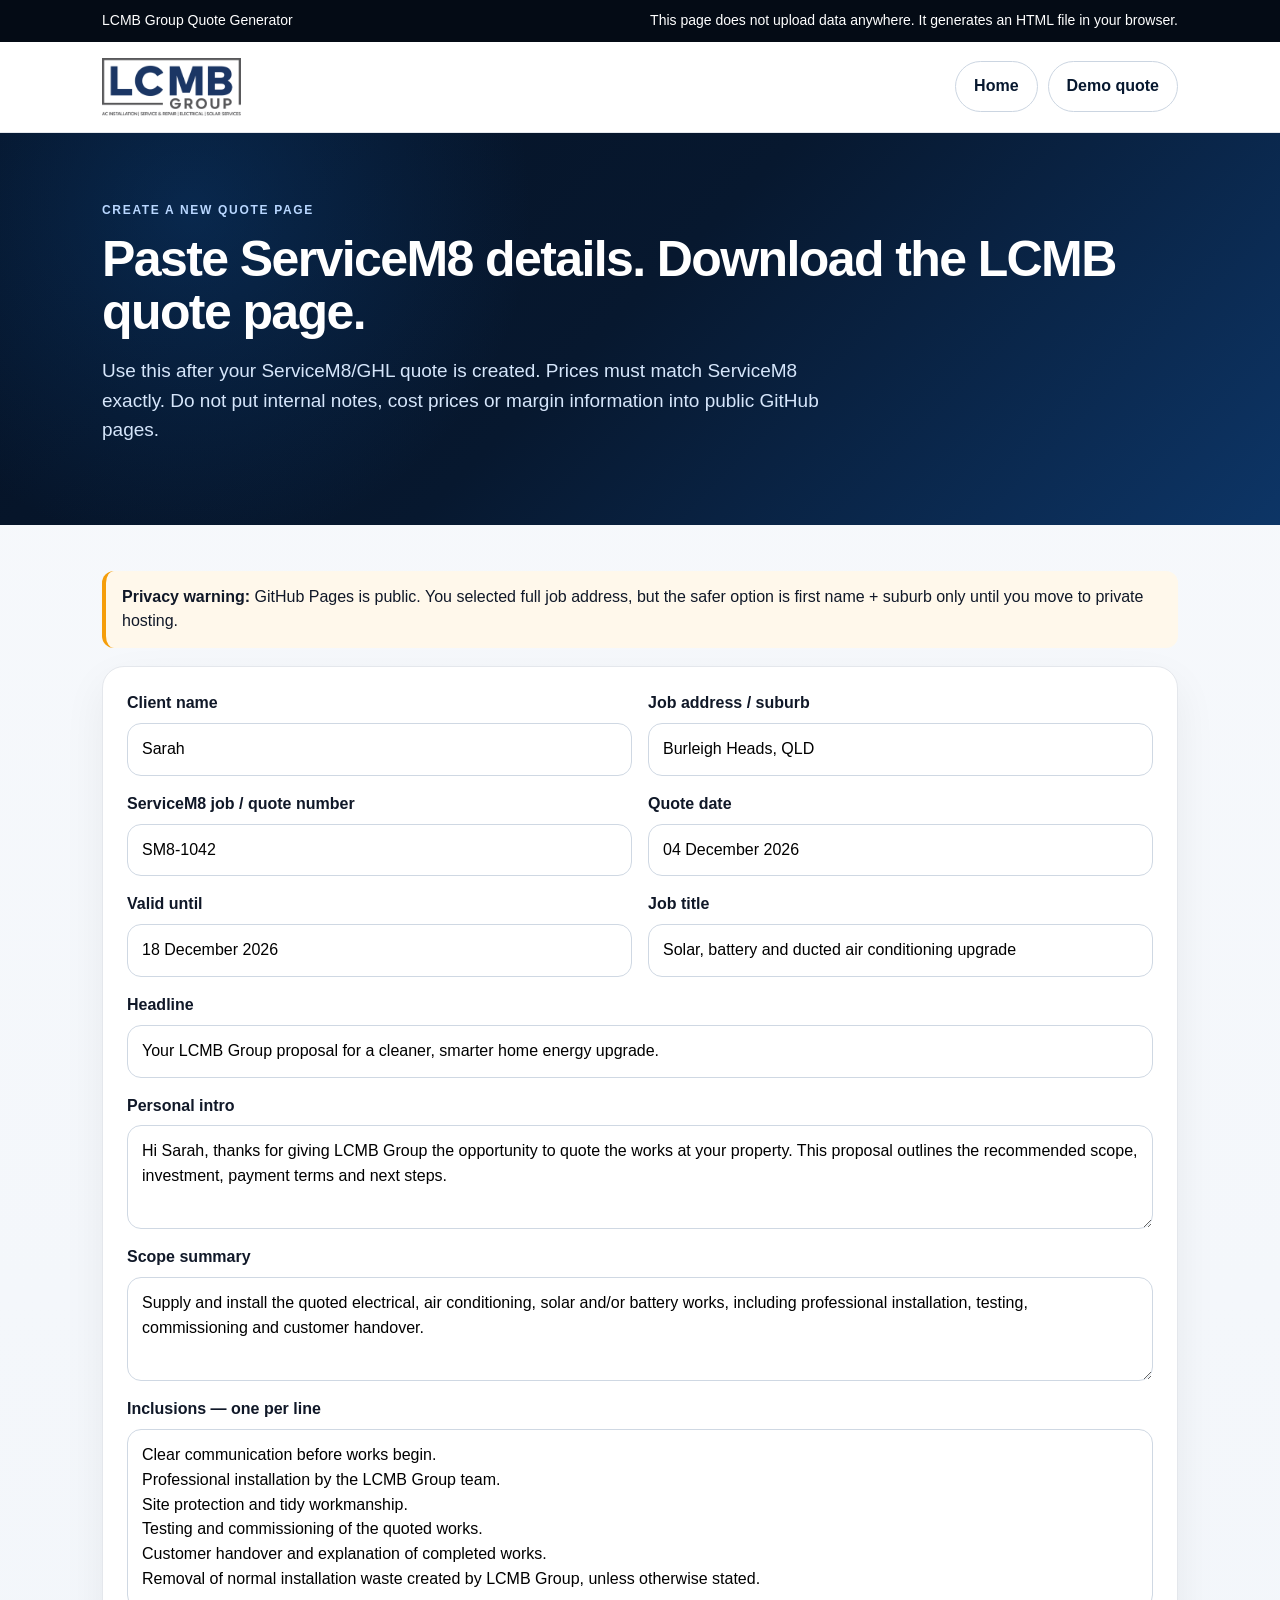
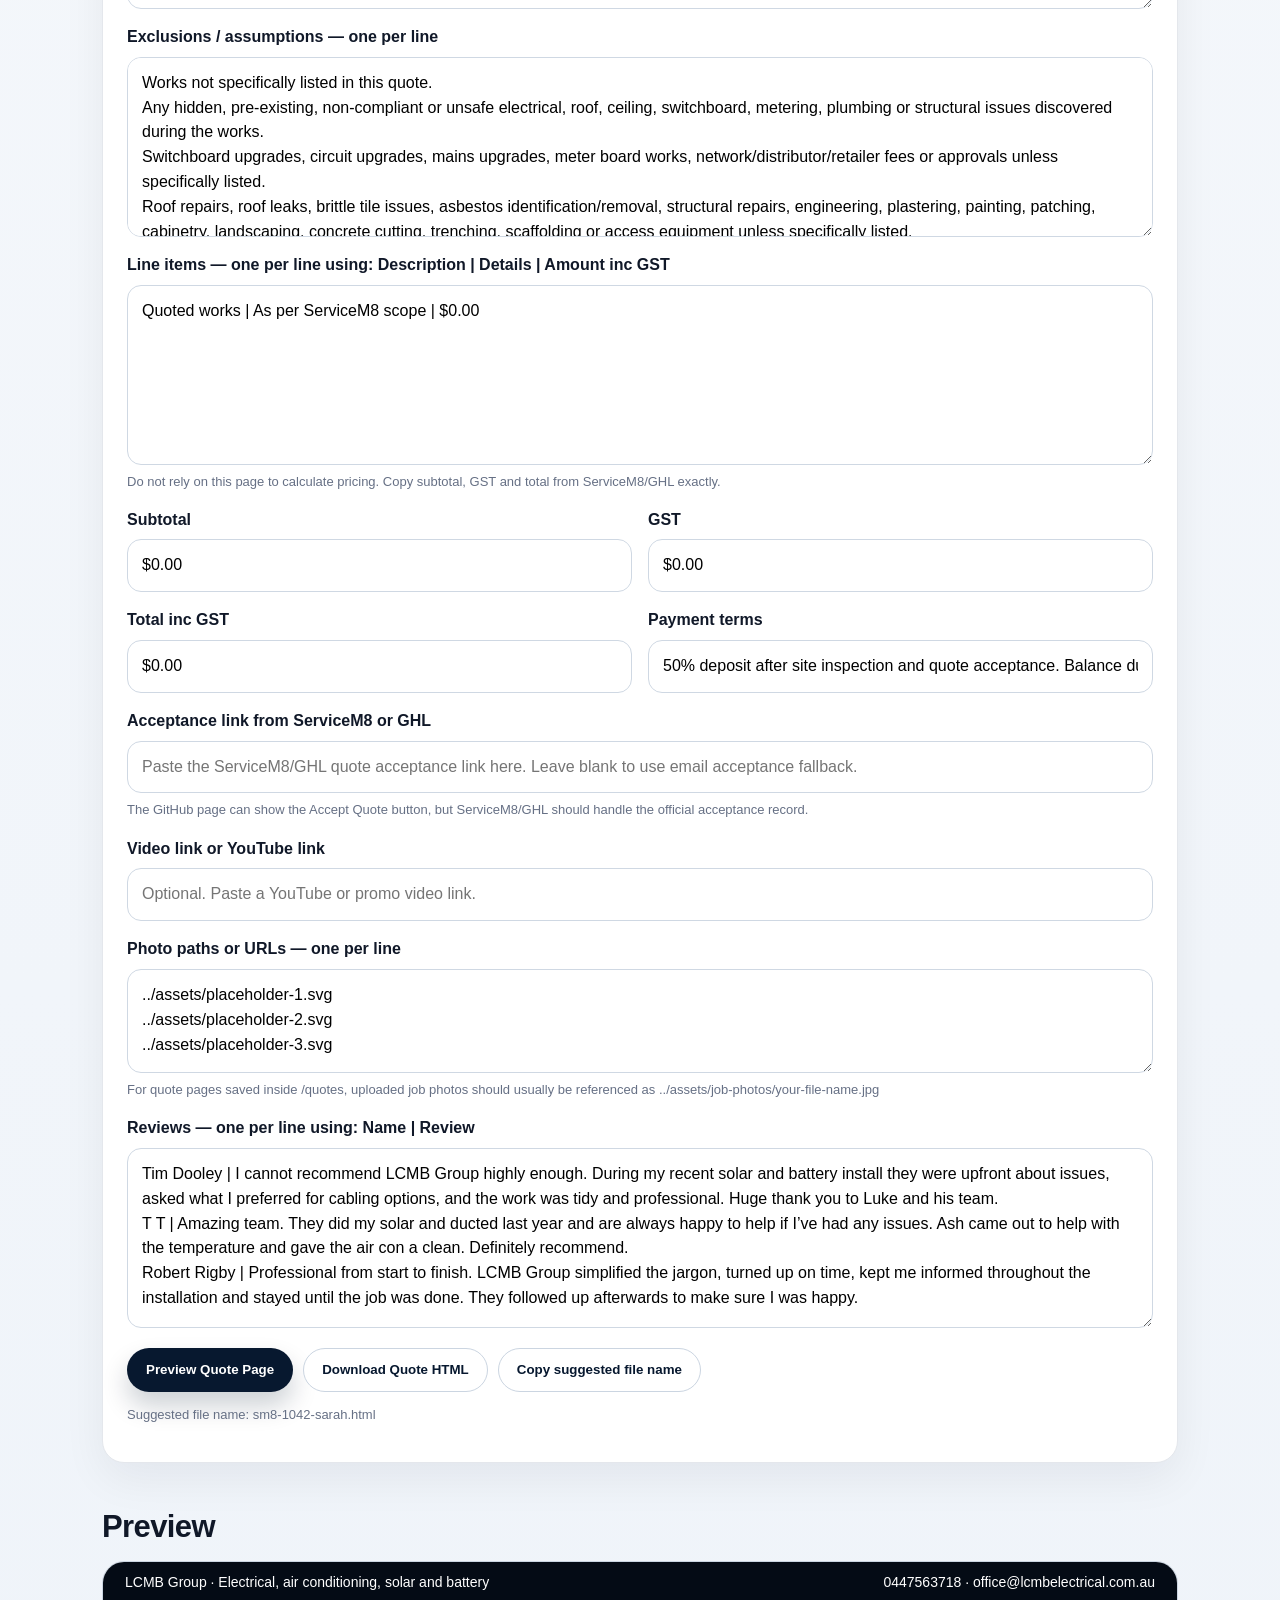
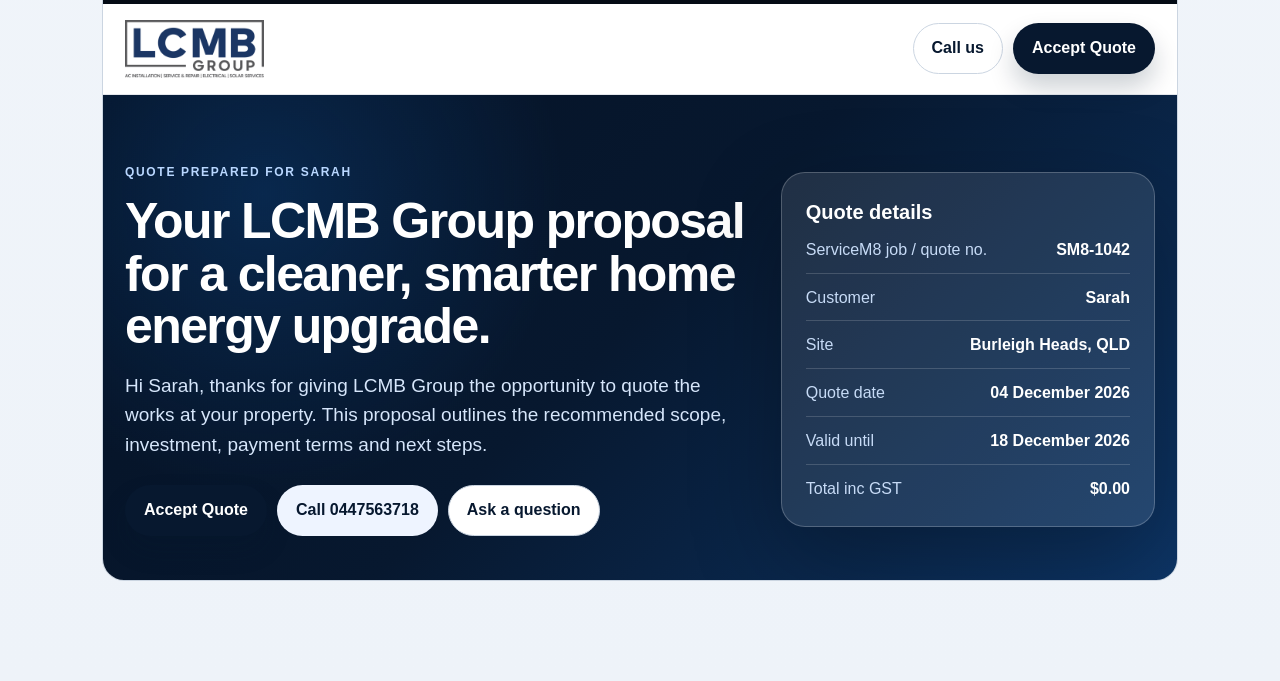
<file: lcmb_custom_github_quote_builder_with_logos (2)/quote-generator.html>
<!doctype html>
<html lang="en-AU">
<head>
  <meta charset="utf-8">
  <meta name="viewport" content="width=device-width, initial-scale=1">
  <title>LCMB Quote Generator</title>
  <meta name="robots" content="noindex,nofollow">
  <link rel="stylesheet" href="assets/site.css">
</head>
<body>
  <div class="topbar">
    <div class="container">
      <span>LCMB Group Quote Generator</span>
      <span>This page does not upload data anywhere. It generates an HTML file in your browser.</span>
    </div>
  </div>
  <header class="brandbar">
    <div class="container">
      <a class="logo" href="index.html" aria-label="LCMB Group home">
        <img class="logo-img" src="assets/lcmb-logo-main.png" alt="LCMB Group">
      </a>
      <div class="nav-actions">
        <a class="btn secondary" href="index.html">Home</a>
        <a class="btn secondary" href="quotes/example-quote.html">Demo quote</a>
      </div>
    </div>
  </header>

  <section class="hero">
    <div class="container">
      <div class="kicker">Create a new quote page</div>
      <h1>Paste ServiceM8 details. Download the LCMB quote page.</h1>
      <p class="lead">Use this after your ServiceM8/GHL quote is created. Prices must match ServiceM8 exactly. Do not put internal notes, cost prices or margin information into public GitHub pages.</p>
    </div>
  </section>

  <main class="section">
    <div class="container">
      <div class="notice">
        <strong>Privacy warning:</strong> GitHub Pages is public. You selected full job address, but the safer option is first name + suburb only until you move to private hosting.
      </div>

      <form id="quoteForm" class="card" style="margin-top:18px">
        <div class="form-grid">
          <div class="form-field">
            <label for="client_name">Client name</label>
            <input id="client_name" value="Sarah">
          </div>
          <div class="form-field">
            <label for="job_address">Job address / suburb</label>
            <input id="job_address" value="Burleigh Heads, QLD">
          </div>
          <div class="form-field">
            <label for="quote_number">ServiceM8 job / quote number</label>
            <input id="quote_number" value="SM8-1042">
          </div>
          <div class="form-field">
            <label for="quote_date">Quote date</label>
            <input id="quote_date" value="">
          </div>
          <div class="form-field">
            <label for="valid_until">Valid until</label>
            <input id="valid_until" value="">
          </div>
          <div class="form-field">
            <label for="quote_title">Job title</label>
            <input id="quote_title" value="Solar, battery and ducted air conditioning upgrade">
          </div>
          <div class="form-field full">
            <label for="headline">Headline</label>
            <input id="headline" value="Your LCMB Group proposal for a cleaner, smarter home energy upgrade.">
          </div>
          <div class="form-field full">
            <label for="intro">Personal intro</label>
            <textarea id="intro">Hi Sarah, thanks for giving LCMB Group the opportunity to quote the works at your property. This proposal outlines the recommended scope, investment, payment terms and next steps.</textarea>
          </div>
          <div class="form-field full">
            <label for="scope">Scope summary</label>
            <textarea id="scope">Supply and install the quoted electrical, air conditioning, solar and/or battery works, including professional installation, testing, commissioning and customer handover.</textarea>
          </div>
          <div class="form-field full">
            <label for="inclusions">Inclusions — one per line</label>
            <textarea id="inclusions" class="tall"></textarea>
          </div>
          <div class="form-field full">
            <label for="exclusions">Exclusions / assumptions — one per line</label>
            <textarea id="exclusions" class="tall"></textarea>
          </div>
          <div class="form-field full">
            <label for="line_items">Line items — one per line using: Description | Details | Amount inc GST</label>
            <textarea id="line_items" class="tall">Quoted works | As per ServiceM8 scope | $0.00</textarea>
            <div class="small muted">Do not rely on this page to calculate pricing. Copy subtotal, GST and total from ServiceM8/GHL exactly.</div>
          </div>
          <div class="form-field">
            <label for="subtotal">Subtotal</label>
            <input id="subtotal" value="$0.00">
          </div>
          <div class="form-field">
            <label for="gst">GST</label>
            <input id="gst" value="$0.00">
          </div>
          <div class="form-field">
            <label for="total">Total inc GST</label>
            <input id="total" value="$0.00">
          </div>
          <div class="form-field">
            <label for="payment_terms">Payment terms</label>
            <input id="payment_terms" value="50% deposit after site inspection and quote acceptance. Balance due COD/on completion unless otherwise stated.">
          </div>
          <div class="form-field full">
            <label for="acceptance_url">Acceptance link from ServiceM8 or GHL</label>
            <input id="acceptance_url" placeholder="Paste the ServiceM8/GHL quote acceptance link here. Leave blank to use email acceptance fallback.">
            <div class="small muted">The GitHub page can show the Accept Quote button, but ServiceM8/GHL should handle the official acceptance record.</div>
          </div>
          <div class="form-field full">
            <label for="video_link">Video link or YouTube link</label>
            <input id="video_link" placeholder="Optional. Paste a YouTube or promo video link.">
          </div>
          <div class="form-field full">
            <label for="photos">Photo paths or URLs — one per line</label>
            <textarea id="photos" placeholder="../assets/job-photos/photo-1.jpg&#10;../assets/job-photos/photo-2.jpg&#10;../assets/job-photos/photo-3.jpg">../assets/placeholder-1.svg
../assets/placeholder-2.svg
../assets/placeholder-3.svg</textarea>
            <div class="small muted">For quote pages saved inside /quotes, uploaded job photos should usually be referenced as ../assets/job-photos/your-file-name.jpg</div>
          </div>
          <div class="form-field full">
            <label for="reviews">Reviews — one per line using: Name | Review</label>
            <textarea id="reviews" class="tall"></textarea>
          </div>
        </div>

        <div class="toolbar" style="margin-top:20px">
          <button class="btn primary" type="button" id="previewBtn">Preview Quote Page</button>
          <button class="btn secondary" type="button" id="downloadBtn">Download Quote HTML</button>
          <button class="btn secondary" type="button" id="copyNameBtn">Copy suggested file name</button>
        </div>
        <p id="fileNameOutput" class="small muted"></p>
      </form>

      <section class="section">
        <h2>Preview</h2>
        <iframe id="previewFrame" class="preview-frame" title="Quote preview"></iframe>
      </section>
    </div>
  </main>

<script>
const BUSINESS = {"name": "LCMB Group", "phone": "0447563718", "email_primary": "office@lcmbelectrical.com.au", "email_projects": "projects@lcmbelectrical.com.au", "website": "www.lcmbelectrical.com.au", "abn": "80 680 633 416", "areas": "Gold Coast and Brisbane", "services": "Electrical, air conditioning, solar and battery", "brand_colours": "Navy blue, white, dark blue, grey and black", "tone": "Premium, clean, professional and friendly"};
const DEFAULT_INCLUSIONS = "Clear communication before works begin.\nProfessional installation by the LCMB Group team.\nSite protection and tidy workmanship.\nTesting and commissioning of the quoted works.\nCustomer handover and explanation of completed works.\nRemoval of normal installation waste created by LCMB Group, unless otherwise stated.";
const DEFAULT_EXCLUSIONS = "Works not specifically listed in this quote.\nAny hidden, pre-existing, non-compliant or unsafe electrical, roof, ceiling, switchboard, metering, plumbing or structural issues discovered during the works.\nSwitchboard upgrades, circuit upgrades, mains upgrades, meter board works, network/distributor/retailer fees or approvals unless specifically listed.\nRoof repairs, roof leaks, brittle tile issues, asbestos identification/removal, structural repairs, engineering, plastering, painting, patching, cabinetry, landscaping, concrete cutting, trenching, scaffolding or access equipment unless specifically listed.\nFor air conditioning: repairs to existing ductwork, return air issues, condensate drainage issues, drain pumps, access limitations, controller/network issues or maintenance-related faults unless specifically listed.\nFor solar and battery: shading changes, tree trimming, internet/Wi-Fi/router issues, monitoring app setup beyond standard handover, tariff changes, retailer delays, distributor/metering delays, and performance changes caused by weather, shade, consumption patterns or future site changes.\nAfter-hours work, urgent attendance, permits, traffic control, additional labour/materials or variations outside the quoted scope unless approved in writing.";
const WORKMANSHIP = "LCMB Group provides a 10-year workmanship warranty on LCMB Group workmanship, subject to normal conditions and the quoted scope. Product and equipment warranties are provided by the relevant manufacturer and may vary by product. Warranty does not cover misuse, lack of maintenance, storm or accidental damage, third-party alterations, pre-existing faults, customer-supplied equipment, or issues outside the quoted works.";
const DEFAULT_REVIEWS = [{"name": "Tim Dooley", "quote": "I cannot recommend LCMB Group highly enough. During my recent solar and battery install they were upfront about issues, asked what I preferred for cabling options, and the work was tidy and professional. Huge thank you to Luke and his team."}, {"name": "T T", "quote": "Amazing team. They did my solar and ducted last year and are always happy to help if I\u2019ve had any issues. Ash came out to help with the temperature and gave the air con a clean. Definitely recommend."}, {"name": "Robert Rigby", "quote": "Professional from start to finish. LCMB Group simplified the jargon, turned up on time, kept me informed throughout the installation and stayed until the job was done. They followed up afterwards to make sure I was happy."}];
const FAQS = [["How do I accept the quote?", "Click the Accept Quote button on this page. If a ServiceM8 or GHL acceptance link has been added, it will take you to the formal acceptance page. If not, it will open an email so you can confirm acceptance in writing."], ["How long is this quote valid for?", "This quote is valid for 14 days unless stated otherwise."], ["Is GST included?", "Yes. The total shown on this quote is GST inclusive unless specifically stated otherwise."], ["Is a deposit required?", "Yes. LCMB Group generally requires a 50% deposit after site inspection and quote acceptance, with the balance due COD/on completion unless otherwise stated."], ["What happens if extra work is found?", "If extra works, hidden faults or safety issues are found, LCMB Group will explain the issue and seek approval before proceeding with additional chargeable work."], ["Do you clean up afterwards?", "Yes. We aim to leave the work area clean and tidy, including removal of normal installation waste created by our team unless otherwise stated."], ["Who handles product warranties?", "Manufacturer warranties apply to products and equipment. LCMB Group will provide workmanship support for our own installation work in line with our workmanship warranty."]];
const SITE_CSS = "\n:root{\n  --navy:#07182f;\n  --navy2:#0b2547;\n  --blue:#0e4d92;\n  --ink:#101828;\n  --muted:#667085;\n  --line:#d0d5dd;\n  --bg:#f5f7fb;\n  --card:#ffffff;\n  --soft:#eaf2ff;\n  --dark:#050b14;\n  --ok:#0f766e;\n}\n*{box-sizing:border-box}\nbody{\n  margin:0;\n  font-family:Arial, Helvetica, sans-serif;\n  color:var(--ink);\n  background:linear-gradient(180deg,#f7f9fc 0%,#eef3f9 100%);\n  line-height:1.55;\n}\na{color:inherit}\n.container{max-width:1120px;margin:0 auto;padding:0 22px}\n.topbar{\n  background:#040b15;\n  color:white;\n  font-size:14px;\n}\n.topbar .container{\n  display:flex;\n  gap:18px;\n  justify-content:space-between;\n  align-items:center;\n  padding-top:10px;\n  padding-bottom:10px;\n  flex-wrap:wrap;\n}\n.brandbar{\n  background:rgba(255,255,255,.96);\n  border-bottom:1px solid #e4e7ec;\n  position:sticky;\n  top:0;\n  z-index:50;\n  backdrop-filter:blur(8px);\n}\n.brandbar .container{\n  display:flex;\n  align-items:center;\n  justify-content:space-between;\n  padding-top:16px;\n  padding-bottom:16px;\n  gap:20px;\n}\n.logo{\n  display:flex;\n  align-items:center;\n  gap:12px;\n  text-decoration:none;\n}\n.logo-mark{\n  width:46px;height:46px;border-radius:13px;\n  background:linear-gradient(135deg,var(--navy),var(--blue));\n  display:grid;place-items:center;color:white;font-weight:800;letter-spacing:-1px;\n  box-shadow:0 12px 28px rgba(7,24,47,.22);\n}\n.logo-text strong{display:block;font-size:19px;letter-spacing:.06em}\n.logo-text span{display:block;font-size:12px;color:var(--muted);text-transform:uppercase;letter-spacing:.12em}\n\n.logo-img{\n  display:block;\n  width:auto;\n  height:58px;\n  max-width:260px;\n  object-fit:contain;\n}\n@media (max-width:520px){\n  .logo-img{height:46px;max-width:220px}\n}\n\n.nav-actions{display:flex;gap:10px;flex-wrap:wrap}\n.btn{\n  display:inline-flex;align-items:center;justify-content:center;\n  gap:8px;\n  min-height:44px;\n  padding:12px 18px;\n  border-radius:999px;\n  border:1px solid transparent;\n  text-decoration:none;\n  font-weight:700;\n  cursor:pointer;\n  transition:.18s ease;\n  font-family:inherit;\n}\n.btn.primary{background:var(--navy);color:white;box-shadow:0 14px 26px rgba(7,24,47,.20)}\n.btn.primary:hover{background:#0d2b52;transform:translateY(-1px)}\n.btn.secondary{background:white;color:var(--navy);border-color:#cbd5e1}\n.btn.secondary:hover{border-color:var(--navy);transform:translateY(-1px)}\n.btn.light{background:#eef4ff;color:var(--navy)}\n.hero{\n  background:\n    radial-gradient(circle at 15% 20%,rgba(14,77,146,.35),transparent 30%),\n    linear-gradient(135deg,#051225 0%,#07182f 48%,#0d3566 100%);\n  color:white;\n  padding:68px 0 54px;\n}\n.hero-grid{\n  display:grid;\n  grid-template-columns:1.25fr .75fr;\n  gap:32px;\n  align-items:center;\n}\n.kicker{\n  color:#b9d7ff;\n  font-weight:800;\n  text-transform:uppercase;\n  letter-spacing:.14em;\n  font-size:12px;\n  margin-bottom:14px;\n}\nh1{font-size:50px;line-height:1.05;margin:0 0 18px;letter-spacing:-1.6px}\nh2{font-size:31px;line-height:1.15;margin:0 0 16px;letter-spacing:-.6px}\nh3{font-size:20px;margin:0 0 10px}\n.lead{font-size:19px;color:#d6e6fb;max-width:720px;margin:0 0 26px}\n.hero-card{\n  background:rgba(255,255,255,.1);\n  border:1px solid rgba(255,255,255,.22);\n  border-radius:24px;\n  padding:24px;\n  box-shadow:0 30px 90px rgba(0,0,0,.28);\n}\n.detail-list{display:grid;gap:12px}\n.detail-row{\n  display:flex;justify-content:space-between;gap:18px;\n  border-bottom:1px solid rgba(255,255,255,.16);\n  padding-bottom:10px;\n}\n.detail-row:last-child{border-bottom:0;padding-bottom:0}\n.detail-row span:first-child{color:#c7dbf6}\n.detail-row span:last-child{text-align:right;font-weight:700}\n.section{padding:46px 0}\n.cards{display:grid;grid-template-columns:repeat(3,1fr);gap:18px}\n.card{\n  background:var(--card);\n  border:1px solid #e4e7ec;\n  border-radius:22px;\n  padding:24px;\n  box-shadow:0 16px 44px rgba(16,24,40,.06);\n}\n.card.soft{background:#f8fbff}\n.card.dark{background:var(--navy);color:white;border-color:transparent}\n.card.dark p,.card.dark li{color:#d6e6fb}\n.muted{color:var(--muted)}\n.grid-2{display:grid;grid-template-columns:1fr 1fr;gap:18px}\n.grid-3{display:grid;grid-template-columns:repeat(3,1fr);gap:18px}\n.pill{\n  display:inline-flex;\n  background:#e8f2ff;\n  color:#0b3a70;\n  border:1px solid #c9ddfb;\n  border-radius:999px;\n  padding:8px 12px;\n  font-weight:800;\n  font-size:13px;\n}\n.list{\n  padding:0;\n  margin:12px 0 0;\n  list-style:none;\n}\n.list li{\n  padding:11px 0 11px 34px;\n  border-bottom:1px solid #edf0f5;\n  position:relative;\n}\n.list li:last-child{border-bottom:0}\n.list li:before{\n  content:\"\u2713\";\n  width:22px;height:22px;\n  border-radius:50%;\n  background:#e7f6f3;\n  color:var(--ok);\n  position:absolute;\n  left:0;top:12px;\n  display:grid;place-items:center;\n  font-weight:900;\n}\n.list.warn li:before{\n  content:\"\";\n  background:#fff3e6;\n  border:2px solid #f59e0b;\n}\n.quote-table{\n  width:100%;\n  border-collapse:collapse;\n  overflow:hidden;\n  border-radius:18px;\n  background:white;\n}\n.quote-table th{\n  background:#07182f;color:white;\n  text-align:left;\n  padding:14px;\n  font-size:13px;\n  letter-spacing:.08em;\n  text-transform:uppercase;\n}\n.quote-table td{\n  border-bottom:1px solid #edf0f5;\n  padding:14px;\n  vertical-align:top;\n}\n.quote-table td:last-child,.quote-table th:last-child{text-align:right;white-space:nowrap}\n.total-box{\n  max-width:430px;\n  margin-left:auto;\n  margin-top:16px;\n  background:white;\n  border:1px solid #e4e7ec;\n  border-radius:22px;\n  padding:18px;\n}\n.total-row{\n  display:flex;justify-content:space-between;gap:16px;\n  padding:9px 0;border-bottom:1px solid #edf0f5;\n}\n.total-row:last-child{border-bottom:0}\n.total-row.grand{\n  font-size:24px;\n  font-weight:900;\n  color:var(--navy);\n}\n.process{counter-reset:step;display:grid;grid-template-columns:repeat(4,1fr);gap:16px}\n.step{\n  background:white;border:1px solid #e4e7ec;border-radius:22px;padding:22px;\n  position:relative;\n}\n.step:before{\n  counter-increment:step;\n  content:counter(step);\n  display:grid;place-items:center;\n  width:34px;height:34px;border-radius:50%;\n  background:var(--navy);color:white;font-weight:900;\n  margin-bottom:12px;\n}\n.review{\n  display:flex;flex-direction:column;gap:12px;\n}\n.review .stars{color:#f59e0b;letter-spacing:2px;font-size:17px}\n.video-wrap{\n  position:relative;padding-bottom:56.25%;height:0;overflow:hidden;border-radius:22px;background:#0b1220;border:1px solid #26364d;\n}\n.video-wrap iframe{position:absolute;inset:0;width:100%;height:100%;border:0}\n.photo-grid{display:grid;grid-template-columns:repeat(3,1fr);gap:12px}\n.photo-grid img{\n  width:100%;\n  height:210px;\n  object-fit:cover;\n  border-radius:18px;\n  border:1px solid #e4e7ec;\n  background:#eef2f7;\n}\n.cta{\n  background:linear-gradient(135deg,#07182f,#0d3566);\n  color:white;\n  border-radius:28px;\n  padding:34px;\n  display:flex;\n  align-items:center;\n  justify-content:space-between;\n  gap:20px;\n  flex-wrap:wrap;\n}\n.cta p{color:#d6e6fb;margin:0}\n.footer{\n  background:#040b15;color:#cbd5e1;padding:30px 0;font-size:14px;\n}\n.footer a{color:white}\n.notice{\n  border-left:4px solid #f59e0b;\n  background:#fff8eb;\n  padding:14px 16px;\n  border-radius:12px;\n}\n.form-grid{\n  display:grid;\n  grid-template-columns:1fr 1fr;\n  gap:16px;\n}\n.form-field{display:flex;flex-direction:column;gap:7px}\n.form-field.full{grid-column:1/-1}\nlabel{font-weight:800}\ninput,textarea,select{\n  width:100%;\n  border:1px solid #cfd8e3;\n  border-radius:14px;\n  padding:13px 14px;\n  font:inherit;\n  background:white;\n}\ntextarea{min-height:104px;resize:vertical}\ntextarea.tall{min-height:180px}\n.toolbar{\n  display:flex;\n  gap:10px;\n  flex-wrap:wrap;\n  align-items:center;\n}\n.preview-frame{\n  width:100%;\n  min-height:620px;\n  border:1px solid #cbd5e1;\n  border-radius:22px;\n  background:white;\n}\n.small{font-size:13px}\n@media (max-width:900px){\n  .hero-grid,.grid-2,.cards,.grid-3,.process{grid-template-columns:1fr}\n  h1{font-size:38px}\n  .brandbar .container{align-items:flex-start;flex-direction:column}\n  .form-grid{grid-template-columns:1fr}\n  .photo-grid{grid-template-columns:1fr}\n  .quote-table{font-size:14px}\n  .quote-table th:nth-child(2),.quote-table td:nth-child(2){display:none}\n}\n@media print{\n  .topbar,.brandbar .nav-actions,.cta .btn,.no-print{display:none!important}\n  body{background:white}\n  .section{padding:22px 0}\n  .card,.total-box{box-shadow:none}\n}\n";

function $(id) { return document.getElementById(id); }

function escapeHtml(value) {
  return String(value ?? "").replace(/[&<>"']/g, function(ch) {
    return ({"&":"&amp;","<":"&lt;",">":"&gt;","\"":"&quot;","'":"&#039;"})[ch];
  });
}

function initDefaults() {
  $("inclusions").value = DEFAULT_INCLUSIONS;
  $("exclusions").value = DEFAULT_EXCLUSIONS;
  $("reviews").value = DEFAULT_REVIEWS.map(r => r.name + " | " + r.quote).join("\n");
  const today = new Date();
  const valid = new Date();
  valid.setDate(today.getDate() + 14);
  $("quote_date").value = formatDate(today);
  $("valid_until").value = formatDate(valid);
}
function formatDate(d) {
  return d.toLocaleDateString("en-AU", { day: "2-digit", month: "long", year: "numeric" });
}

function readLines(id) {
  return $(id).value.split(/\r?\n/).map(s => s.trim()).filter(Boolean);
}

function linesToLi(lines, fallback) {
  const items = lines.length ? lines : [fallback || "To be confirmed."];
  return items.map(item => `<li>${escapeHtml(item)}</li>`).join("\n");
}

function reviewCards() {
  const rows = readLines("reviews").map(line => {
    const parts = line.split("|");
    return {
      name: (parts[0] || "LCMB customer").trim(),
      quote: (parts.slice(1).join("|") || "").trim()
    };
  }).filter(r => r.quote);
  const finalRows = rows.length ? rows : DEFAULT_REVIEWS;
  return finalRows.map(r => `<div class="card review"><div class="stars">★★★★★</div><p>“${escapeHtml(r.quote)}”</p><strong>${escapeHtml(r.name)}</strong></div>`).join("\n");
}

function faqCards() {
  return FAQS.map(row => `<div class="card"><h3>${escapeHtml(row[0])}</h3><p class="muted">${escapeHtml(row[1])}</p></div>`).join("\n");
}

function tableRows() {
  const lines = readLines("line_items");
  if (!lines.length) return "<tr><td>Quoted works</td><td>As per ServiceM8 quote.</td><td>Refer to ServiceM8</td></tr>";
  return lines.map(line => {
    const parts = line.split("|").map(p => p.trim());
    let desc = parts[0] || "";
    let detail = "";
    let amount = "";
    if (parts.length === 1) {
      amount = "";
    } else if (parts.length === 2) {
      amount = parts[1];
    } else {
      detail = parts[1];
      amount = parts.slice(2).join(" | ");
    }
    return `<tr><td>${escapeHtml(desc)}</td><td>${escapeHtml(detail)}</td><td>${escapeHtml(amount)}</td></tr>`;
  }).join("\n");
}

function youtubeEmbed(url) {
  const value = String(url || "").trim();
  if (!value) return "";
  let id = "";
  let match = value.match(/youtu\.be\/([A-Za-z0-9_-]{6,})/);
  if (match) id = match[1];
  match = value.match(/[?&]v=([A-Za-z0-9_-]{6,})/);
  if (match) id = match[1];
  match = value.match(/youtube\.com\/shorts\/([A-Za-z0-9_-]{6,})/);
  if (match) id = match[1];
  match = value.match(/youtube\.com\/embed\/([A-Za-z0-9_-]{6,})/);
  if (match) id = match[1];
  return id ? `https://www.youtube.com/embed/${id}` : "";
}

function videoBlock() {
  const link = $("video_link").value.trim();
  const embed = youtubeEmbed(link);
  if (embed) {
    return `<section class="section">
      <div class="container grid-2">
        <div>
          <span class="pill">About LCMB Group</span>
          <h2 style="margin-top:12px">A quick look at the team behind the work</h2>
          <p class="muted">Watch this short video to learn more about LCMB Group and the way we approach workmanship, communication and customer care.</p>
        </div>
        <div class="video-wrap"><iframe src="${escapeHtml(embed)}" title="LCMB Group video" allowfullscreen></iframe></div>
      </div>
    </section>`;
  }
  if (link) {
    return `<section class="section"><div class="container card"><span class="pill">About LCMB Group</span><h2 style="margin-top:12px">A quick look at the team behind the work</h2><p class="muted">Company video: <a href="${escapeHtml(link)}" target="_blank" rel="noopener">watch here</a></p></div></section>`;
  }
  return "";
}

function photoGrid() {
  const photos = readLines("photos");
  const finalPhotos = photos.length ? photos : ["../assets/placeholder-1.svg","../assets/placeholder-2.svg","../assets/placeholder-3.svg"];
  return finalPhotos.map(src => `<img src="${escapeHtml(src)}" alt="LCMB project photo">`).join("\n");
}

function getAcceptHref() {
  const acceptance = $("acceptance_url").value.trim();
  if (acceptance) return acceptance;
  const subject = encodeURIComponent("Accepting quote " + $("quote_number").value.trim());
  const body = encodeURIComponent("Hi LCMB Group,\n\nI would like to accept quote " + $("quote_number").value.trim() + ".\n\nThanks.");
  return `mailto:${BUSINESS.email_primary}?subject=${subject}&body=${body}`;
}

function suggestedFileName() {
  const q = $("quote_number").value.trim().toLowerCase().replace(/[^a-z0-9]+/g, "-").replace(/^-|-$/g, "") || "quote";
  const c = $("client_name").value.trim().toLowerCase().replace(/[^a-z0-9]+/g, "-").replace(/^-|-$/g, "") || "client";
  return `${q}-${c}.html`;
}

function buildHtml() {
  const acceptHref = getAcceptHref();
  return `<!doctype html>
<html lang="en-AU">
<head>
  <meta charset="utf-8">
  <meta name="viewport" content="width=device-width, initial-scale=1">
  <title>${escapeHtml($("quote_title").value)} · ${escapeHtml($("quote_number").value)}</title>
  <meta name="robots" content="noindex,nofollow">
  <style>${SITE_CSS}</style>
</head>
<body>
  <div class="topbar">
    <div class="container">
      <span>LCMB Group · ${escapeHtml(BUSINESS.services)}</span>
      <span>${escapeHtml(BUSINESS.phone)} · ${escapeHtml(BUSINESS.email_primary)}</span>
    </div>
  </div>
  <header class="brandbar">
    <div class="container">
      <a class="logo" href="../index.html" aria-label="LCMB Group home">
        <img class="logo-img" src="../assets/lcmb-logo-main.png" alt="LCMB Group">
      </a>
      <div class="nav-actions">
        <a class="btn secondary" href="tel:${escapeHtml(BUSINESS.phone)}">Call us</a>
        <a class="btn primary" href="${escapeHtml(acceptHref)}" target="_blank" rel="noopener">Accept Quote</a>
      </div>
    </div>
  </header>

  <section class="hero">
    <div class="container hero-grid">
      <div>
        <div class="kicker">Quote prepared for ${escapeHtml($("client_name").value)}</div>
        <h1>${escapeHtml($("headline").value)}</h1>
        <p class="lead">${escapeHtml($("intro").value)}</p>
        <div class="toolbar">
          <a class="btn primary" href="${escapeHtml(acceptHref)}" target="_blank" rel="noopener">Accept Quote</a>
          <a class="btn light" href="tel:${escapeHtml(BUSINESS.phone)}">Call ${escapeHtml(BUSINESS.phone)}</a>
          <a class="btn secondary" href="mailto:${escapeHtml(BUSINESS.email_primary)}?subject=Question%20about%20quote%20${encodeURIComponent($("quote_number").value)}">Ask a question</a>
        </div>
      </div>
      <div class="hero-card">
        <h3>Quote details</h3>
        <div class="detail-list">
          <div class="detail-row"><span>ServiceM8 job / quote no.</span><span>${escapeHtml($("quote_number").value)}</span></div>
          <div class="detail-row"><span>Customer</span><span>${escapeHtml($("client_name").value)}</span></div>
          <div class="detail-row"><span>Site</span><span>${escapeHtml($("job_address").value)}</span></div>
          <div class="detail-row"><span>Quote date</span><span>${escapeHtml($("quote_date").value)}</span></div>
          <div class="detail-row"><span>Valid until</span><span>${escapeHtml($("valid_until").value)}</span></div>
          <div class="detail-row"><span>Total inc GST</span><span>${escapeHtml($("total").value)}</span></div>
        </div>
      </div>
    </div>
  </section>

  <main>
    <section class="section">
      <div class="container grid-2">
        <div class="card">
          <span class="pill">Recommended scope</span>
          <h2 style="margin-top:12px">${escapeHtml($("quote_title").value)}</h2>
          <p>${escapeHtml($("scope").value)}</p>
        </div>
        <div class="card dark">
          <span class="pill">Why LCMB Group</span>
          <h2 style="margin-top:12px">Reliable, clean and professional trade delivery.</h2>
          <p>LCMB Group services the Gold Coast and Brisbane across electrical, air conditioning, solar and battery projects. Our focus is clear communication, tidy workmanship, high-quality delivery and a straightforward customer experience.</p>
        </div>
      </div>
    </section>

    <section class="section" style="background:#fff">
      <div class="container grid-2">
        <div class="card soft">
          <h2>What is included</h2>
          <ul class="list">${linesToLi(readLines("inclusions"), "To be confirmed.")}</ul>
        </div>
        <div class="card">
          <h2>Exclusions and assumptions</h2>
          <ul class="list warn">${linesToLi(readLines("exclusions"), "Standard exclusions apply.")}</ul>
        </div>
      </div>
    </section>

    <section class="section">
      <div class="container">
        <span class="pill">Investment</span>
        <h2 style="margin-top:12px">Itemised price list</h2>
        <p class="muted">Pricing below should match the official ServiceM8/GHL quote exactly.</p>
        <table class="quote-table">
          <thead><tr><th>Description</th><th>Details</th><th>Amount inc GST</th></tr></thead>
          <tbody>${tableRows()}</tbody>
        </table>
        <div class="total-box">
          <div class="total-row"><span>Subtotal</span><strong>${escapeHtml($("subtotal").value)}</strong></div>
          <div class="total-row"><span>GST</span><strong>${escapeHtml($("gst").value)}</strong></div>
          <div class="total-row grand"><span>Total inc GST</span><span>${escapeHtml($("total").value)}</span></div>
          <div class="total-row"><span>Payment terms</span><strong>${escapeHtml($("payment_terms").value)}</strong></div>
        </div>
      </div>
    </section>

    ${videoBlock()}

    <section class="section" style="background:#fff">
      <div class="container">
        <span class="pill">Similar work and proof</span>
        <h2 style="margin-top:12px">Project photos</h2>
        <p class="muted">Replace the placeholder images with LCMB project photos when ready.</p>
        <div class="photo-grid">${photoGrid()}</div>
      </div>
    </section>

    <section class="section">
      <div class="container">
        <span class="pill">Google reviews</span>
        <h2 style="margin-top:12px">What customers say about LCMB Group</h2>
        <div class="grid-3">${reviewCards()}</div>
      </div>
    </section>

    <section class="section" style="background:#fff">
      <div class="container">
        <span class="pill">Process</span>
        <h2 style="margin-top:12px">Simple next steps</h2>
        <div class="process">
          <div class="step"><h3>Accept quote</h3><p class="muted">Approve the quote using the acceptance button, ServiceM8/GHL link or written confirmation.</p></div>
          <div class="step"><h3>Deposit and booking</h3><p class="muted">A 50% deposit secures the job booking unless otherwise stated.</p></div>
          <div class="step"><h3>Complete works</h3><p class="muted">Our team completes the agreed scope with professional communication and tidy workmanship.</p></div>
          <div class="step"><h3>Handover</h3><p class="muted">We test, commission and explain the completed works. Final payment is due COD/on completion.</p></div>
        </div>
      </div>
    </section>

    <section class="section">
      <div class="container grid-2">
        <div class="card">
          <h2>10-year workmanship warranty</h2>
          <p>${escapeHtml(WORKMANSHIP)}</p>
        </div>
        <div class="card">
          <h2>Payment terms</h2>
          <p>${escapeHtml($("payment_terms").value)}</p>
        </div>
      </div>
    </section>

    <section class="section" style="background:#fff">
      <div class="container">
        <span class="pill">FAQs</span>
        <h2 style="margin-top:12px">Common questions</h2>
        <div class="grid-2">${faqCards()}</div>
      </div>
    </section>

    <section class="section">
      <div class="container">
        <div class="cta">
          <div>
            <h2 style="margin-bottom:8px">Ready to proceed?</h2>
            <p>Accept the quote or contact LCMB Group if you would like to clarify anything before booking.</p>
          </div>
          <div class="toolbar">
            <a class="btn light" href="${escapeHtml(acceptHref)}" target="_blank" rel="noopener">Accept Quote</a>
            <a class="btn secondary" href="tel:${escapeHtml(BUSINESS.phone)}">Call us</a>
            <a class="btn secondary" href="mailto:${escapeHtml(BUSINESS.email_primary)}?subject=Question%20about%20quote%20${encodeURIComponent($("quote_number").value)}">Email us</a>
          </div>
        </div>
      </div>
    </section>
  </main>

  <footer class="footer">
    <div class="container">
      <strong>LCMB Group</strong><br>
      ABN ${escapeHtml(BUSINESS.abn)} · ${escapeHtml(BUSINESS.areas)} · ${escapeHtml(BUSINESS.website)}<br>
      ${escapeHtml(BUSINESS.phone)} · ${escapeHtml(BUSINESS.email_primary)} · ${escapeHtml(BUSINESS.email_projects)}
    </div>
  </footer>
</body>
</html>`;
}

function preview() {
  const frame = $("previewFrame");
  frame.srcdoc = buildHtml();
  $("fileNameOutput").textContent = "Suggested file name: " + suggestedFileName();
}

function downloadQuote() {
  const blob = new Blob([buildHtml()], { type: "text/html" });
  const a = document.createElement("a");
  a.href = URL.createObjectURL(blob);
  a.download = suggestedFileName();
  document.body.appendChild(a);
  a.click();
  a.remove();
  setTimeout(() => URL.revokeObjectURL(a.href), 1000);
}

function copyFileName() {
  navigator.clipboard.writeText(suggestedFileName()).then(() => {
    $("fileNameOutput").textContent = "Copied file name: " + suggestedFileName();
  }).catch(() => {
    $("fileNameOutput").textContent = "Suggested file name: " + suggestedFileName();
  });
}

initDefaults();
$("previewBtn").addEventListener("click", preview);
$("downloadBtn").addEventListener("click", downloadQuote);
$("copyNameBtn").addEventListener("click", copyFileName);
preview();
</script>
</body>
</html>
</file>
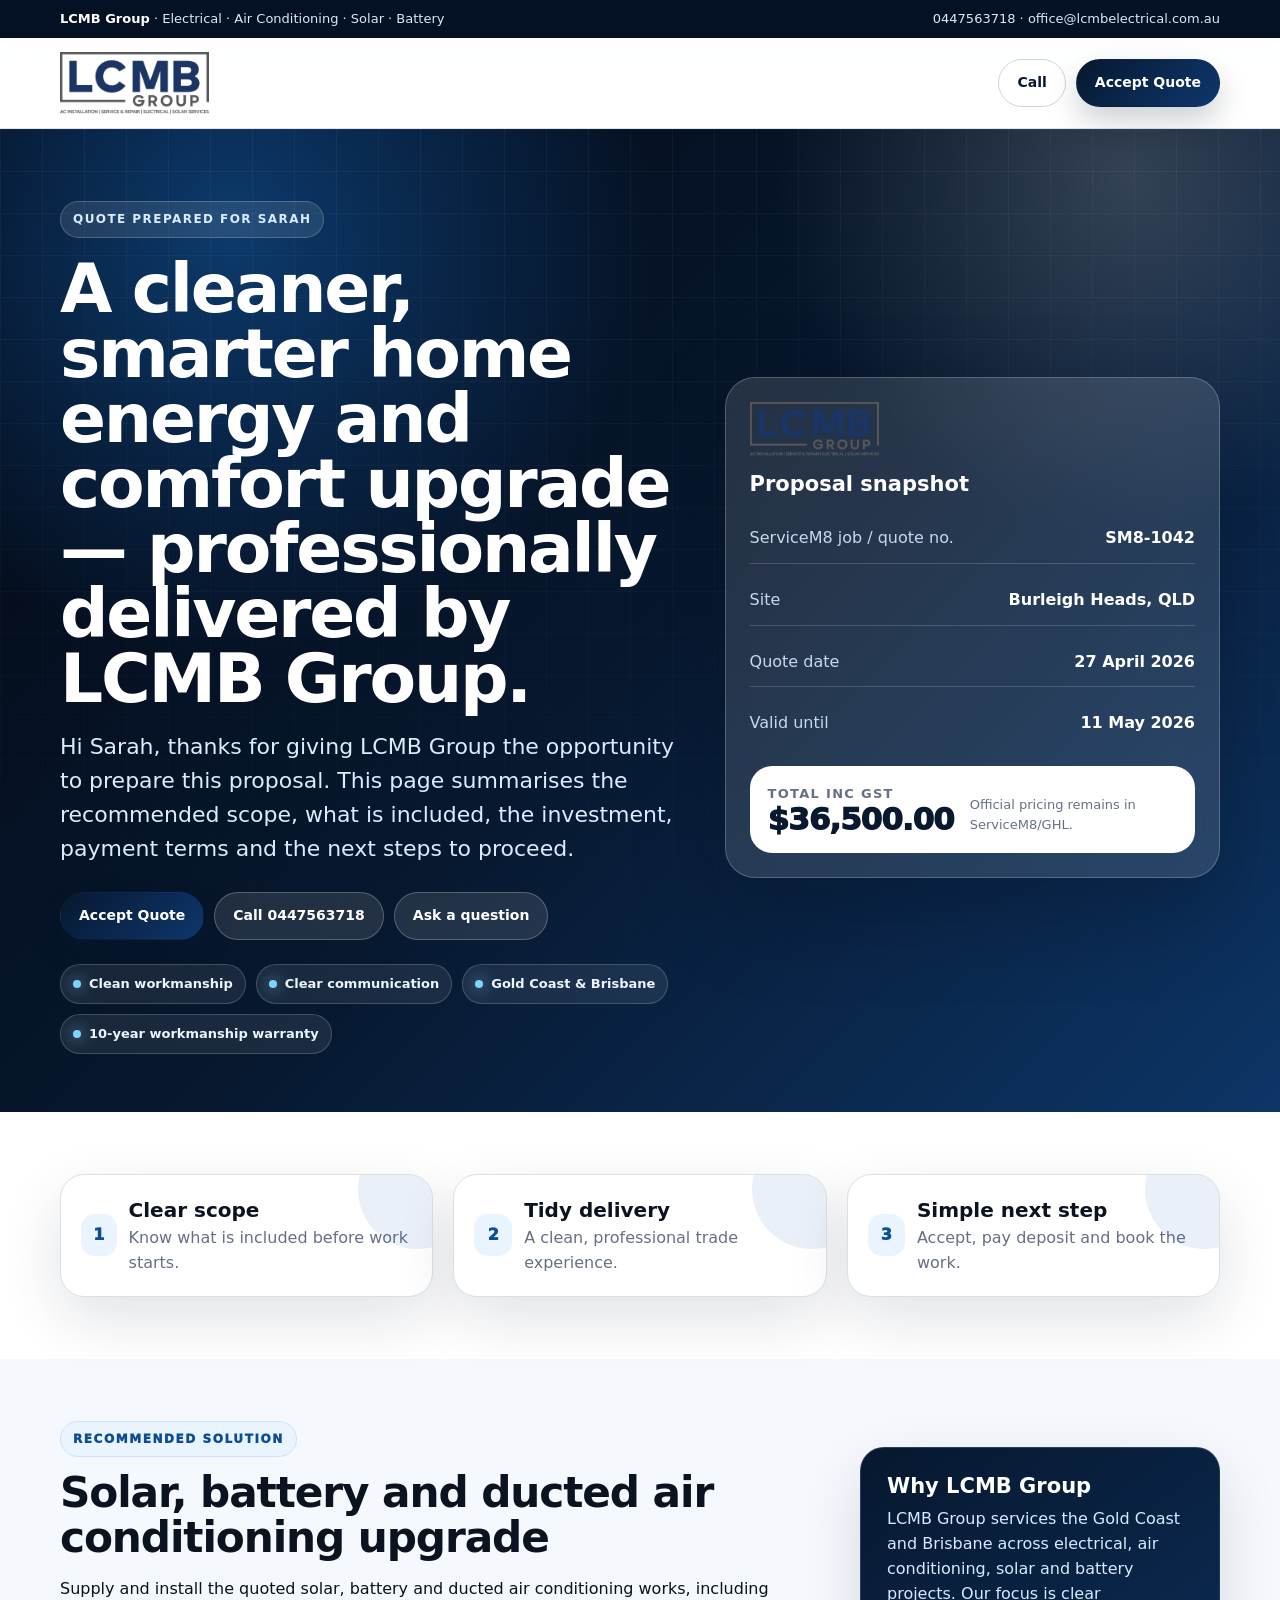
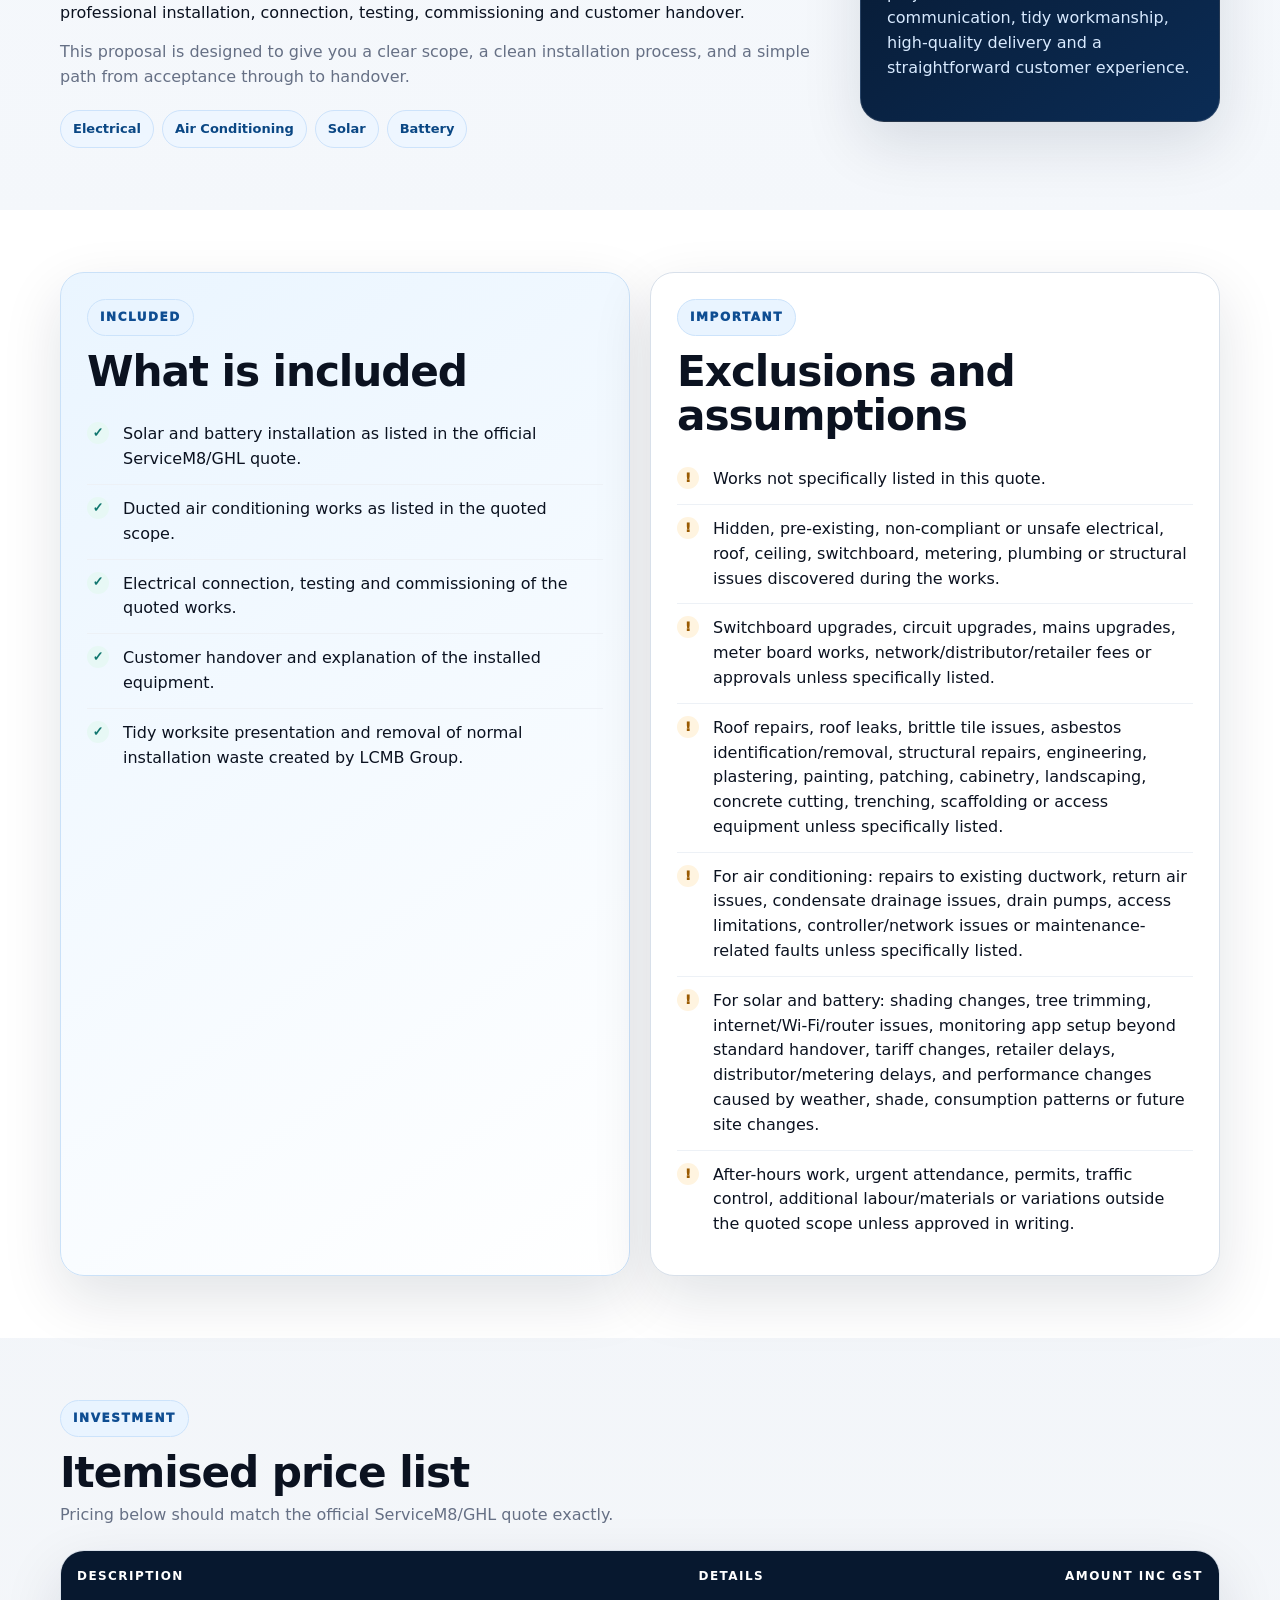
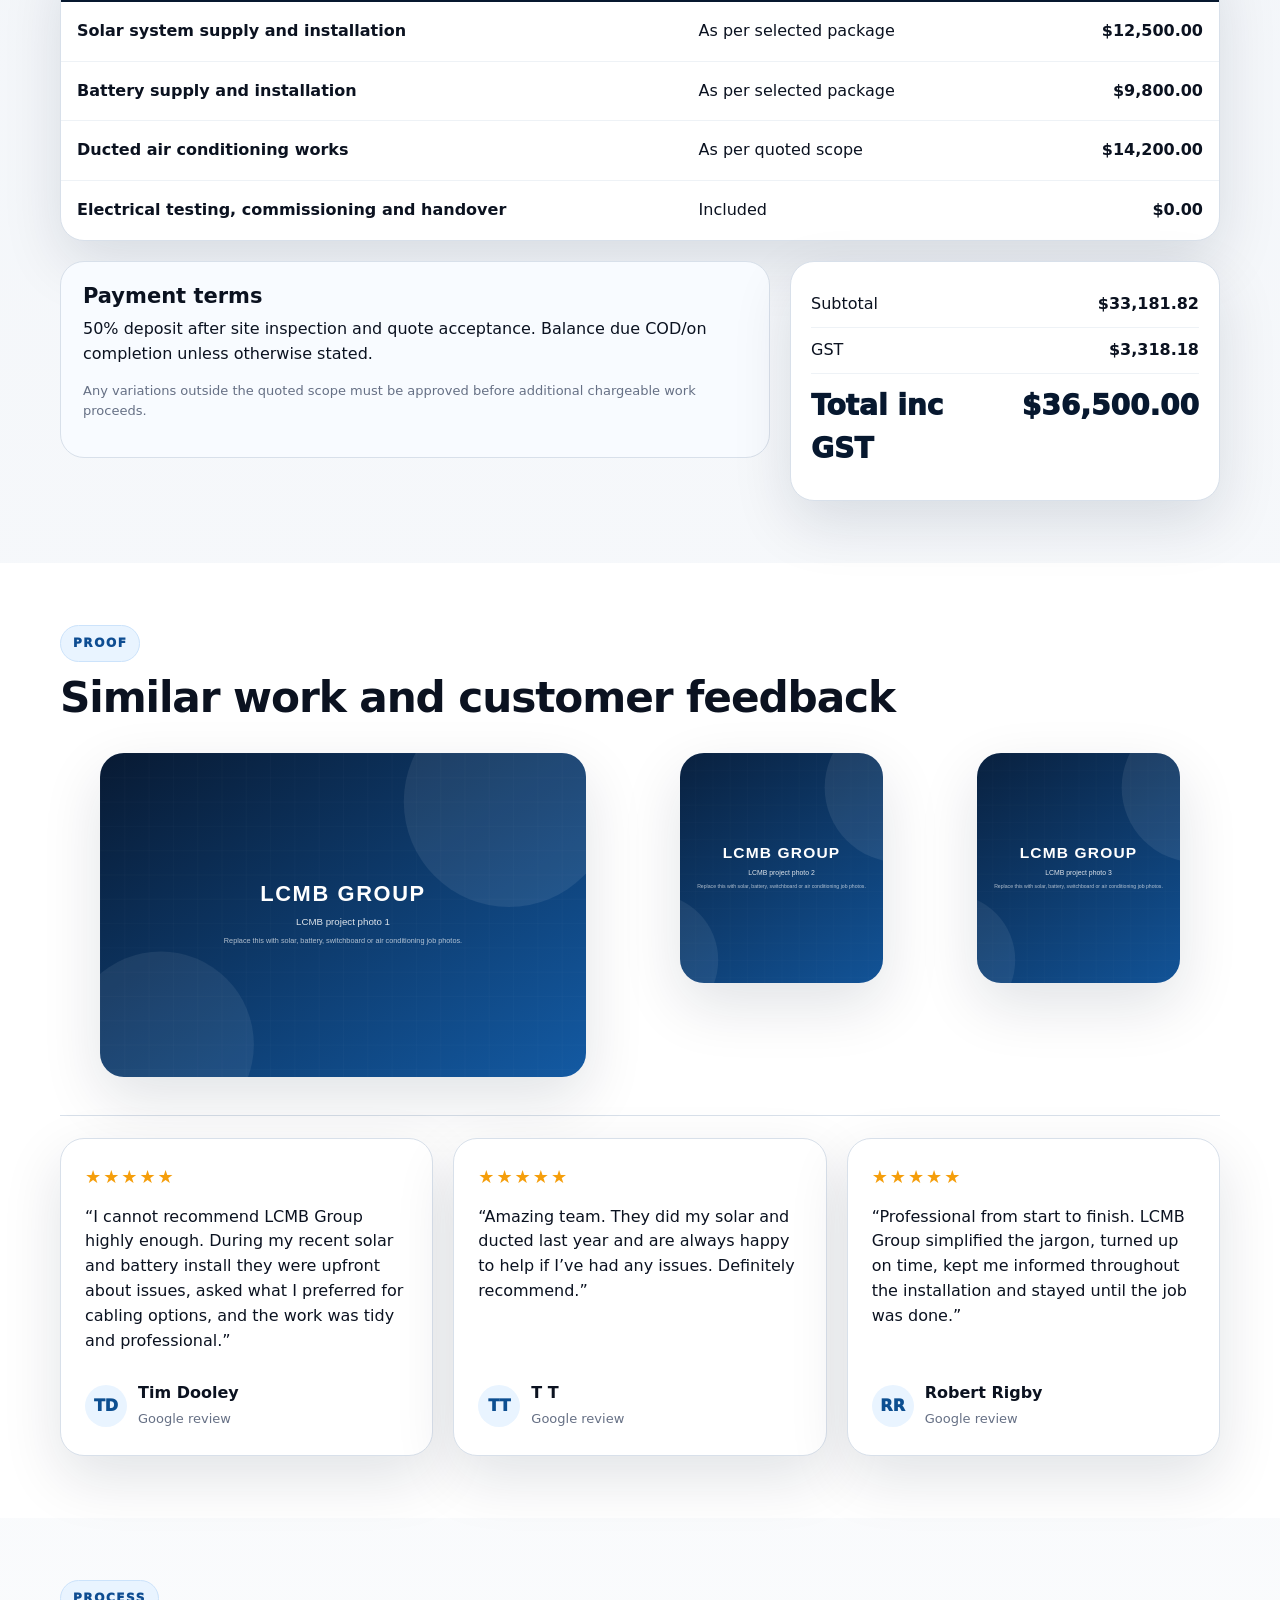
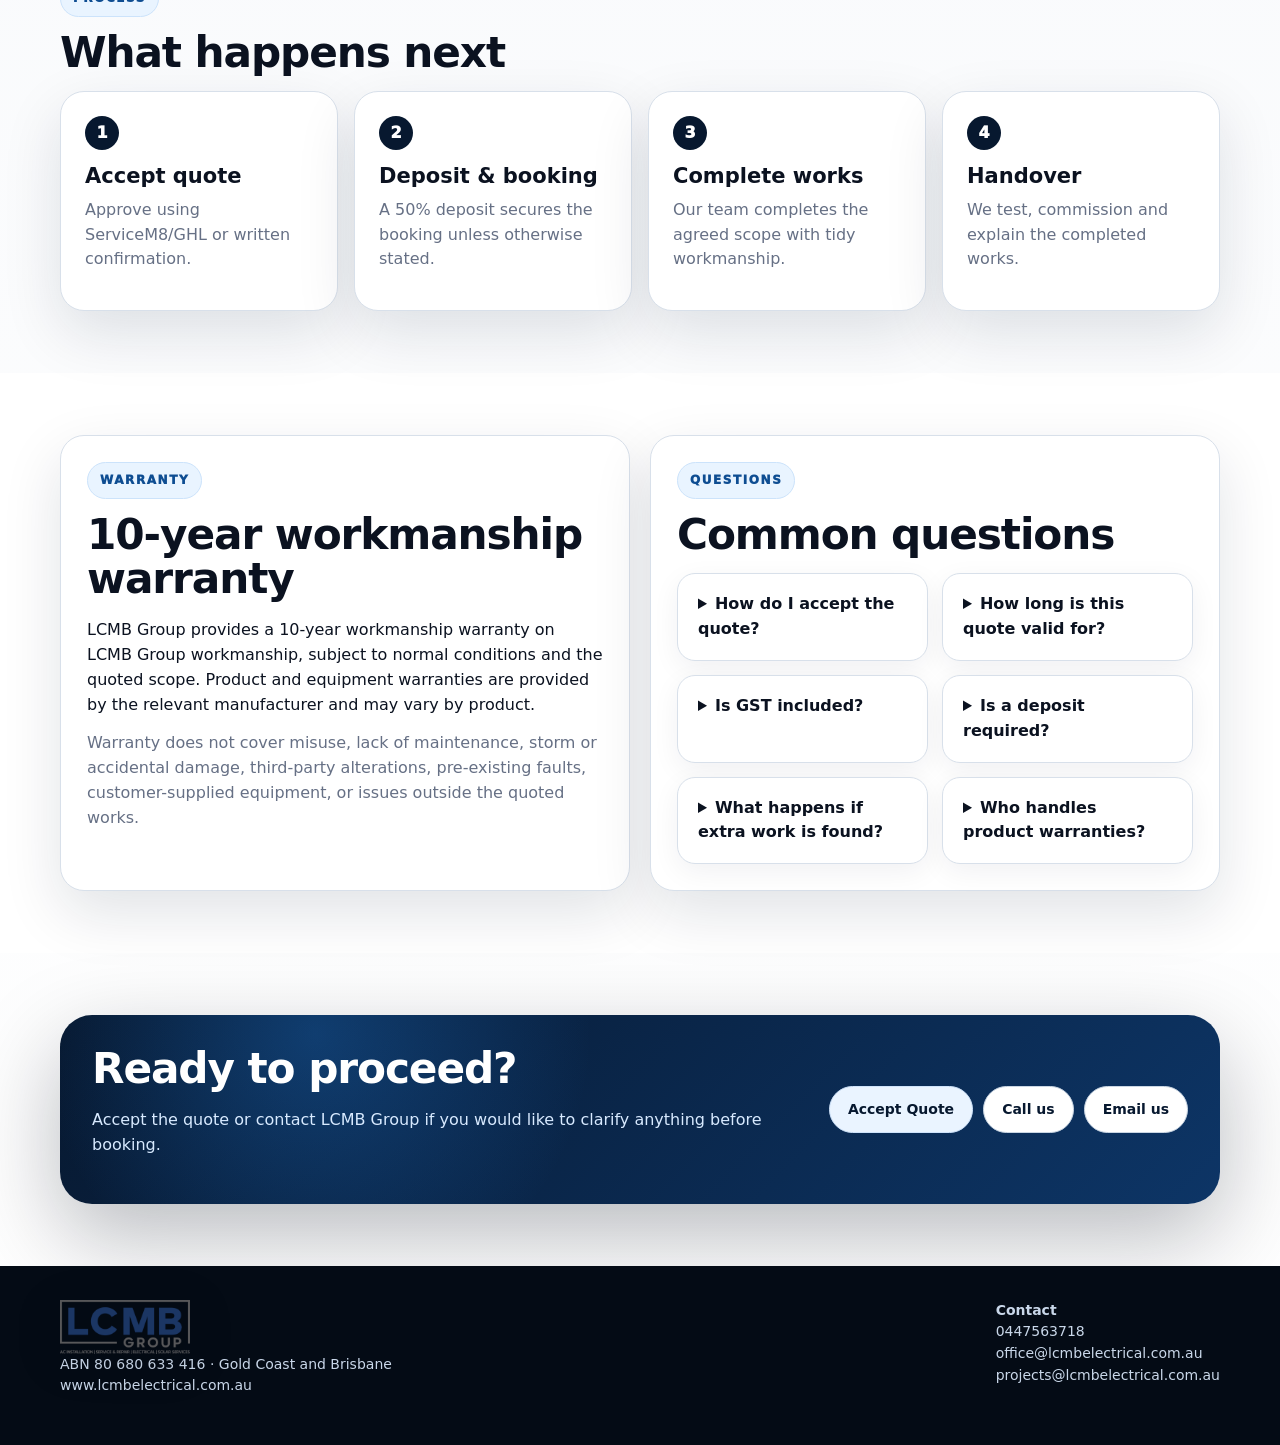
<file: quotes/example-quote.html>
<!doctype html>
<html lang="en-AU">
<head>
  <meta charset="utf-8">
  <meta name="viewport" content="width=device-width, initial-scale=1">
  <title>Solar, battery and ducted air conditioning upgrade · SM8-1042</title>
  <meta name="robots" content="noindex,nofollow">
  <style>
:root{
  --ink:#0b1220;
  --muted:#667085;
  --navy:#07182f;
  --navy-2:#0b2445;
  --blue:#125ca8;
  --blue-2:#0e72d8;
  --ice:#eef6ff;
  --paper:#ffffff;
  --soft:#f5f7fb;
  --line:#d8e0ea;
  --green:#0f766e;
  --amber:#b7791f;
  --danger:#a33b2b;
  --shadow:0 22px 60px rgba(8,24,47,.12);
  --shadow-strong:0 32px 90px rgba(2,10,24,.28);
  --radius:24px;
}
*{box-sizing:border-box}
html{scroll-behavior:smooth}
body{
  margin:0;
  color:var(--ink);
  font-family:Inter, ui-sans-serif, system-ui, -apple-system, BlinkMacSystemFont, "Segoe UI", Arial, sans-serif;
  line-height:1.55;
  background:linear-gradient(180deg,#f8fbff 0%,#f2f5f9 44%,#ffffff 100%);
  -webkit-font-smoothing:antialiased;
}
a{color:inherit}
img{max-width:100%;display:block}
.container{width:min(1160px,calc(100% - 40px));margin-inline:auto}
.small{font-size:13px}.muted{color:var(--muted)}.nowrap{white-space:nowrap}
.skip{position:absolute;left:-999px}.skip:focus{left:20px;top:20px;background:white;padding:12px;border-radius:10px;z-index:1000}
.topbar{background:#041024;color:#d8eaff;font-size:13px}
.topbar .container{display:flex;gap:14px;align-items:center;justify-content:space-between;padding:9px 0;flex-wrap:wrap}.topbar strong{color:white}
.brandbar{background:rgba(255,255,255,.9);border-bottom:1px solid rgba(216,224,234,.9);backdrop-filter:blur(14px);position:sticky;top:0;z-index:60}
.brandbar .container{display:flex;align-items:center;justify-content:space-between;gap:18px;padding:14px 0}.brand{display:flex;align-items:center;text-decoration:none;gap:12px}.brand img{height:62px;width:auto;max-width:280px;object-fit:contain}.brand-mini{display:flex;align-items:center;gap:10px}.brand-mini img{height:44px;width:auto}.nav-actions,.toolbar{display:flex;gap:10px;flex-wrap:wrap;align-items:center}
.btn{display:inline-flex;align-items:center;justify-content:center;gap:8px;min-height:44px;padding:12px 18px;border-radius:999px;border:1px solid transparent;text-decoration:none;font-weight:800;font-size:14px;cursor:pointer;font-family:inherit;transition:transform .18s ease,box-shadow .18s ease,background .18s ease,border .18s ease}.btn:hover{transform:translateY(-1px)}.btn.primary{background:linear-gradient(135deg,var(--navy),#0e376d);color:white;box-shadow:0 14px 30px rgba(7,24,47,.2)}.btn.primary:hover{box-shadow:0 18px 38px rgba(7,24,47,.28)}.btn.secondary{background:white;color:var(--navy);border-color:#cad6e3}.btn.secondary:hover{border-color:var(--navy)}.btn.light{background:#eaf4ff;color:var(--navy);border-color:#cfe3fa}.btn.ghost{background:rgba(255,255,255,.11);color:white;border-color:rgba(255,255,255,.24)}.btn.full{width:100%}
.hero{position:relative;overflow:hidden;background:radial-gradient(circle at 18% 10%,rgba(18,92,168,.58),transparent 31%),radial-gradient(circle at 88% 5%,rgba(255,255,255,.18),transparent 24%),linear-gradient(135deg,#030814 0%,#07182f 52%,#0d3566 100%);color:white;padding:72px 0 58px}.hero:before{content:"";position:absolute;inset:0;background-image:linear-gradient(rgba(255,255,255,.05) 1px,transparent 1px),linear-gradient(90deg,rgba(255,255,255,.05) 1px,transparent 1px);background-size:42px 42px;mask-image:linear-gradient(180deg,rgba(0,0,0,.8),transparent)}.hero .container{position:relative}.hero-grid{display:grid;grid-template-columns:minmax(0,1.12fr) minmax(330px,.88fr);gap:34px;align-items:center}.eyebrow{display:inline-flex;align-items:center;gap:8px;background:rgba(255,255,255,.1);border:1px solid rgba(255,255,255,.2);color:#d9ecff;border-radius:999px;padding:8px 12px;font-size:12px;font-weight:900;letter-spacing:.12em;text-transform:uppercase;margin-bottom:18px}.hero h1{font-size:clamp(38px,5.3vw,70px);line-height:.96;letter-spacing:-2.2px;margin:0 0 18px;max-width:850px}.hero .lead{font-size:clamp(17px,2vw,22px);color:#dcecff;margin:0 0 26px;max-width:780px}.hero-trust{display:flex;gap:10px;flex-wrap:wrap;margin-top:24px}.trust-pill{display:inline-flex;align-items:center;gap:8px;border:1px solid rgba(255,255,255,.18);background:rgba(255,255,255,.08);padding:9px 12px;border-radius:999px;color:#eaf5ff;font-weight:750;font-size:13px}.trust-pill:before{content:"";width:8px;height:8px;border-radius:50%;background:#7dd3fc;box-shadow:0 0 16px #7dd3fc}.proposal-card{background:rgba(255,255,255,.12);border:1px solid rgba(255,255,255,.22);border-radius:30px;padding:24px;box-shadow:var(--shadow-strong);backdrop-filter:blur(16px)}.proposal-card .logo-on-dark{height:54px;max-width:260px;margin-bottom:16px;object-fit:contain}.quote-meta{display:grid;gap:12px;margin-top:18px}.meta-row{display:flex;justify-content:space-between;gap:18px;padding:12px 0;border-bottom:1px solid rgba(255,255,255,.16)}.meta-row:last-child{border-bottom:0}.meta-row span:first-child{color:#c7d9ed}.meta-row span:last-child{font-weight:900;text-align:right}.total-highlight{margin-top:18px;padding:18px;border-radius:22px;background:white;color:var(--navy);display:flex;justify-content:space-between;align-items:flex-end;gap:16px}.total-highlight .label{font-size:13px;color:var(--muted);font-weight:800;text-transform:uppercase;letter-spacing:.1em}.total-highlight .amount{font-size:31px;line-height:1;font-weight:950;letter-spacing:-1px}.section{padding:62px 0}.section.tight{padding:38px 0}.section.white{background:white}.section.dark{background:#061225;color:white}.section.dark .muted{color:#bfd3ec}.section-head{display:flex;align-items:flex-end;justify-content:space-between;gap:24px;margin-bottom:22px}.section-head h2{margin:0}.section-head p{margin:8px 0 0;max-width:720px}.kicker{display:inline-flex;align-items:center;gap:8px;font-size:12px;font-weight:950;letter-spacing:.13em;text-transform:uppercase;color:#0e4d92;background:#e9f4ff;border:1px solid #cce3fb;border-radius:999px;padding:8px 12px;margin-bottom:14px}h2{font-size:clamp(29px,3.3vw,46px);line-height:1.06;letter-spacing:-1.1px;margin:0 0 16px}h3{font-size:21px;line-height:1.16;margin:0 0 9px}p{margin:0 0 14px}.grid-2{display:grid;grid-template-columns:repeat(2,minmax(0,1fr));gap:20px}.grid-3{display:grid;grid-template-columns:repeat(3,minmax(0,1fr));gap:20px}.grid-4{display:grid;grid-template-columns:repeat(4,minmax(0,1fr));gap:16px}.card{background:var(--paper);border:1px solid var(--line);border-radius:var(--radius);padding:26px;box-shadow:var(--shadow)}.card.no-shadow{box-shadow:none}.card.dark{background:linear-gradient(145deg,#07182f,#0b2c55);color:white;border-color:rgba(255,255,255,.12)}.card.dark .muted,.card.dark p{color:#d8eaff}.card.blue{background:linear-gradient(145deg,#eaf5ff,#ffffff);border-color:#cae1f8}.card.compact{padding:20px}.icon-card{position:relative;overflow:hidden}.icon-card:before{content:"";position:absolute;right:-46px;top:-46px;width:120px;height:120px;border-radius:50%;background:rgba(18,92,168,.09)}.stat{display:flex;gap:12px;align-items:center}.stat-icon{width:42px;height:42px;border-radius:14px;background:#e9f4ff;color:#0c4f92;display:grid;place-items:center;font-weight:950}.stat b{display:block;font-size:20px}.list{margin:14px 0 0;padding:0;list-style:none}.list li{position:relative;padding:12px 0 12px 36px;border-bottom:1px solid #edf1f6}.list li:last-child{border-bottom:0}.list li:before{content:"✓";position:absolute;left:0;top:12px;width:22px;height:22px;border-radius:50%;background:#e7f8f5;color:var(--green);display:grid;place-items:center;font-size:13px;font-weight:950}.list.warn li:before{content:"!";background:#fff4e0;color:#9a5a00}.notice{background:#fff8e7;border:1px solid #f4d28d;color:#533900;border-radius:18px;padding:16px 18px}.quote-table-wrap{overflow-x:auto;border-radius:24px;border:1px solid var(--line);box-shadow:var(--shadow);background:white}.quote-table{width:100%;border-collapse:collapse;min-width:720px}.quote-table th{background:#07182f;color:white;text-align:left;padding:16px;font-size:12px;text-transform:uppercase;letter-spacing:.12em}.quote-table td{padding:17px 16px;border-bottom:1px solid #eef2f6;vertical-align:top}.quote-table tr:last-child td{border-bottom:0}.quote-table th:last-child,.quote-table td:last-child{text-align:right;white-space:nowrap;font-weight:900}.totals-panel{margin-top:20px;display:grid;grid-template-columns:1fr minmax(320px,430px);gap:20px;align-items:start}.payment-card{background:#f8fbff;border:1px solid var(--line);border-radius:24px;padding:22px}.total-box{background:white;border:1px solid var(--line);border-radius:24px;padding:20px;box-shadow:var(--shadow)}.total-row{display:flex;justify-content:space-between;gap:16px;padding:10px 0;border-bottom:1px solid #eef2f6}.total-row:last-child{border-bottom:0}.grand{font-size:28px;color:var(--navy);font-weight:950}.media-card{border-radius:30px;overflow:hidden;background:#061225;color:white;box-shadow:var(--shadow-strong)}.video-embed{position:relative;width:100%;aspect-ratio:16/9;background:#061225}.video-embed iframe{position:absolute;inset:0;width:100%;height:100%;border:0}.photo-grid{display:grid;grid-template-columns:2fr 1fr 1fr;gap:14px}.photo{border-radius:24px;overflow:hidden;min-height:230px;background:#dfe8f4;box-shadow:var(--shadow)}.photo:first-child{grid-row:span 2}.photo img{width:100%;height:100%;object-fit:cover}.review-card{background:white;border:1px solid var(--line);border-radius:24px;padding:24px;box-shadow:var(--shadow);display:flex;flex-direction:column;gap:14px}.stars{color:#f59e0b;letter-spacing:2px;font-size:18px}.reviewer{display:flex;gap:11px;align-items:center;margin-top:auto}.avatar{width:42px;height:42px;border-radius:50%;background:#e9f4ff;color:#0d4f91;display:grid;place-items:center;font-weight:950}.timeline{display:grid;grid-template-columns:repeat(4,minmax(0,1fr));gap:16px;counter-reset:step}.timeline-step{position:relative;background:white;border:1px solid var(--line);border-radius:24px;padding:24px;box-shadow:var(--shadow)}.timeline-step:before{counter-increment:step;content:counter(step);width:34px;height:34px;border-radius:50%;background:var(--navy);color:white;display:grid;place-items:center;font-weight:950;margin-bottom:14px}.faq-grid{display:grid;grid-template-columns:repeat(2,minmax(0,1fr));gap:14px}.faq{background:white;border:1px solid var(--line);border-radius:18px;box-shadow:0 8px 28px rgba(8,24,47,.06);overflow:hidden}.faq summary{cursor:pointer;padding:18px 20px;font-weight:900}.faq p{padding:0 20px 18px;margin:0;color:var(--muted)}.cta{background:radial-gradient(circle at 22% 10%,rgba(34,134,236,.3),transparent 30%),linear-gradient(135deg,#07182f,#0d3566);color:white;border-radius:32px;padding:32px;box-shadow:var(--shadow-strong);display:grid;grid-template-columns:1fr auto;gap:24px;align-items:center}.cta p{color:#d8eaff}.footer{background:#040b15;color:#c9d7e9;padding:34px 0;font-size:14px}.footer-grid{display:flex;justify-content:space-between;gap:24px;flex-wrap:wrap}.footer img{height:54px;width:auto;filter:drop-shadow(0 10px 22px rgba(0,0,0,.25))}.mobile-cta{display:none}.form-shell{display:grid;grid-template-columns:300px 1fr;gap:22px;align-items:start}.side-card{position:sticky;top:102px;background:#07182f;color:white;border-radius:26px;padding:22px;box-shadow:var(--shadow)}.side-card a{display:block;text-decoration:none;padding:10px 0;color:#d8eaff;border-bottom:1px solid rgba(255,255,255,.12)}.side-card a:last-child{border-bottom:0}.form-grid{display:grid;grid-template-columns:repeat(2,minmax(0,1fr));gap:18px}.form-field{display:flex;flex-direction:column;gap:7px}.form-field.full{grid-column:1/-1}label{font-weight:900;font-size:14px}input,textarea,select{width:100%;border:1px solid #cbd6e3;border-radius:14px;padding:13px 14px;font:inherit;background:white;color:var(--ink)}textarea{min-height:112px;resize:vertical}.tall{min-height:180px}.preview-frame{width:100%;height:780px;border:1px solid var(--line);border-radius:22px;background:white;box-shadow:var(--shadow)}.generator-actions{position:sticky;bottom:0;z-index:30;background:rgba(248,251,255,.9);backdrop-filter:blur(12px);border-top:1px solid var(--line);padding:14px 0;margin-top:24px}.cover-intro{display:grid;grid-template-columns:1fr 360px;gap:20px;align-items:center}.service-tags{display:flex;gap:8px;flex-wrap:wrap;margin-top:20px}.tag{display:inline-flex;padding:8px 12px;border-radius:999px;background:#eef6ff;border:1px solid #cde3fb;color:#0a4784;font-weight:850;font-size:13px}.divider{height:1px;background:var(--line);margin:22px 0}.risk-grid{display:grid;grid-template-columns:repeat(4,minmax(0,1fr));gap:16px}.risk-card{background:#fff;border:1px solid var(--line);border-radius:20px;padding:18px;box-shadow:0 10px 30px rgba(8,24,47,.06)}.risk-card b{display:block;margin-bottom:6px;color:var(--navy)}
@media(max-width:950px){.hero-grid,.grid-2,.cover-intro,.totals-panel,.form-shell,.cta{grid-template-columns:1fr}.grid-3,.grid-4,.timeline,.risk-grid{grid-template-columns:repeat(2,minmax(0,1fr))}.brand img{height:52px}.nav-actions{display:none}.photo-grid{grid-template-columns:1fr 1fr}.photo:first-child{grid-row:auto}.side-card{position:static}.mobile-cta{display:flex;position:fixed;left:0;right:0;bottom:0;z-index:100;background:rgba(255,255,255,.95);border-top:1px solid var(--line);padding:10px 14px;gap:10px;box-shadow:0 -12px 34px rgba(8,24,47,.12)}body.has-mobile-cta{padding-bottom:76px}}
@media(max-width:640px){.container{width:min(100% - 28px,1160px)}.topbar .container{display:block}.hero{padding:46px 0 38px}.proposal-card{padding:18px;border-radius:22px}.total-highlight{align-items:flex-start;flex-direction:column}.section{padding:42px 0}.card{padding:20px}.grid-3,.grid-4,.timeline,.risk-grid,.faq-grid,.photo-grid,.form-grid{grid-template-columns:1fr}.brandbar .container{padding:10px 0}.brand img{height:45px;max-width:220px}.hero h1{letter-spacing:-1.2px}.quote-table{min-width:620px}.grand{font-size:24px}.cta{padding:24px;border-radius:24px}.mobile-cta .btn{flex:1;padding:11px 10px;font-size:13px}.hero-trust{display:none}}
@media print{.brandbar,.topbar,.mobile-cta,.btn,.generator-actions{display:none!important}.section,.hero{padding:24px 0}.hero{background:white;color:#000}.proposal-card,.card,.quote-table-wrap,.total-box{box-shadow:none}.hero .lead,.proposal-card,.card.dark p{color:#000}.card.dark{background:white;color:#000;border-color:#999}.container{width:100%}body{background:white}}
</style>
</head>
<body class="has-mobile-cta">
  <a class="skip" href="#proposal">Skip to proposal</a>
  <div class="topbar"><div class="container"><span><strong>LCMB Group</strong> · Electrical · Air Conditioning · Solar · Battery</span><span>0447563718 · office@lcmbelectrical.com.au</span></div></div>
  <header class="brandbar"><div class="container"><a class="brand" href="../index.html"><img src="../assets/lcmb-logo-main.png" alt="LCMB Group"></a><div class="nav-actions"><a class="btn secondary" href="tel:0447563718">Call</a><a class="btn primary" href="mailto:office@lcmbelectrical.com.au?subject=Accepting%20quote%20SM8-1042">Accept Quote</a></div></div></header>
  <section class="hero"><div class="container hero-grid"><div><div class="eyebrow">Quote prepared for Sarah</div><h1>A cleaner, smarter home energy and comfort upgrade — professionally delivered by LCMB Group.</h1><p class="lead">Hi Sarah, thanks for giving LCMB Group the opportunity to prepare this proposal. This page summarises the recommended scope, what is included, the investment, payment terms and the next steps to proceed.</p><div class="toolbar"><a class="btn primary" href="mailto:office@lcmbelectrical.com.au?subject=Accepting%20quote%20SM8-1042">Accept Quote</a><a class="btn ghost" href="tel:0447563718">Call 0447563718</a><a class="btn ghost" href="mailto:office@lcmbelectrical.com.au?subject=Question%20about%20quote%20SM8-1042">Ask a question</a></div><div class="hero-trust"><span class="trust-pill">Clean workmanship</span><span class="trust-pill">Clear communication</span><span class="trust-pill">Gold Coast & Brisbane</span><span class="trust-pill">10-year workmanship warranty</span></div></div><aside class="proposal-card"><img class="logo-on-dark" src="../assets/lcmb-logo-transparent.png" alt="LCMB Group"><h3>Proposal snapshot</h3><div class="quote-meta"><div class="meta-row"><span>ServiceM8 job / quote no.</span><span>SM8-1042</span></div><div class="meta-row"><span>Site</span><span>Burleigh Heads, QLD</span></div><div class="meta-row"><span>Quote date</span><span>27 April 2026</span></div><div class="meta-row"><span>Valid until</span><span>11 May 2026</span></div></div><div class="total-highlight"><div><div class="label">Total inc GST</div><div class="amount">$36,500.00</div></div><div class="small muted">Official pricing remains in ServiceM8/GHL.</div></div></aside></div></section>
  <main id="proposal">
    <section class="section white"><div class="container grid-3"><div class="card compact icon-card"><div class="stat"><span class="stat-icon">1</span><div><b>Clear scope</b><span class="muted">Know what is included before work starts.</span></div></div></div><div class="card compact icon-card"><div class="stat"><span class="stat-icon">2</span><div><b>Tidy delivery</b><span class="muted">A clean, professional trade experience.</span></div></div></div><div class="card compact icon-card"><div class="stat"><span class="stat-icon">3</span><div><b>Simple next step</b><span class="muted">Accept, pay deposit and book the work.</span></div></div></div></div></section>
    <section class="section"><div class="container cover-intro"><div><span class="kicker">Recommended solution</span><h2>Solar, battery and ducted air conditioning upgrade</h2><p>Supply and install the quoted solar, battery and ducted air conditioning works, including professional installation, connection, testing, commissioning and customer handover.</p><p class="muted">This proposal is designed to give you a clear scope, a clean installation process, and a simple path from acceptance through to handover.</p><div class="service-tags"><span class="tag">Electrical</span><span class="tag">Air Conditioning</span><span class="tag">Solar</span><span class="tag">Battery</span></div></div><div class="card dark"><h3>Why LCMB Group</h3><p>LCMB Group services the Gold Coast and Brisbane across electrical, air conditioning, solar and battery projects. Our focus is clear communication, tidy workmanship, high-quality delivery and a straightforward customer experience.</p></div></div></section>
    <section class="section white"><div class="container grid-2"><div class="card blue"><span class="kicker">Included</span><h2>What is included</h2><ul class="list"><li>Solar and battery installation as listed in the official ServiceM8/GHL quote.</li><li>Ducted air conditioning works as listed in the quoted scope.</li><li>Electrical connection, testing and commissioning of the quoted works.</li><li>Customer handover and explanation of the installed equipment.</li><li>Tidy worksite presentation and removal of normal installation waste created by LCMB Group.</li></ul></div><div class="card"><span class="kicker">Important</span><h2>Exclusions and assumptions</h2><ul class="list warn"><li>Works not specifically listed in this quote.</li><li>Hidden, pre-existing, non-compliant or unsafe electrical, roof, ceiling, switchboard, metering, plumbing or structural issues discovered during the works.</li><li>Switchboard upgrades, circuit upgrades, mains upgrades, meter board works, network/distributor/retailer fees or approvals unless specifically listed.</li><li>Roof repairs, roof leaks, brittle tile issues, asbestos identification/removal, structural repairs, engineering, plastering, painting, patching, cabinetry, landscaping, concrete cutting, trenching, scaffolding or access equipment unless specifically listed.</li><li>For air conditioning: repairs to existing ductwork, return air issues, condensate drainage issues, drain pumps, access limitations, controller/network issues or maintenance-related faults unless specifically listed.</li><li>For solar and battery: shading changes, tree trimming, internet/Wi-Fi/router issues, monitoring app setup beyond standard handover, tariff changes, retailer delays, distributor/metering delays, and performance changes caused by weather, shade, consumption patterns or future site changes.</li><li>After-hours work, urgent attendance, permits, traffic control, additional labour/materials or variations outside the quoted scope unless approved in writing.</li></ul></div></div></section>
    <section class="section"><div class="container"><div class="section-head"><div><span class="kicker">Investment</span><h2>Itemised price list</h2><p class="muted">Pricing below should match the official ServiceM8/GHL quote exactly.</p></div></div><div class="quote-table-wrap"><table class="quote-table"><thead><tr><th>Description</th><th>Details</th><th>Amount inc GST</th></tr></thead><tbody><tr><td><strong>Solar system supply and installation</strong></td><td>As per selected package</td><td>$12,500.00</td></tr><tr><td><strong>Battery supply and installation</strong></td><td>As per selected package</td><td>$9,800.00</td></tr><tr><td><strong>Ducted air conditioning works</strong></td><td>As per quoted scope</td><td>$14,200.00</td></tr><tr><td><strong>Electrical testing, commissioning and handover</strong></td><td>Included</td><td>$0.00</td></tr></tbody></table></div><div class="totals-panel"><div class="payment-card"><h3>Payment terms</h3><p>50% deposit after site inspection and quote acceptance. Balance due COD/on completion unless otherwise stated.</p><p class="small muted">Any variations outside the quoted scope must be approved before additional chargeable work proceeds.</p></div><div class="total-box"><div class="total-row"><span>Subtotal</span><strong>$33,181.82</strong></div><div class="total-row"><span>GST</span><strong>$3,318.18</strong></div><div class="total-row grand"><span>Total inc GST</span><span>$36,500.00</span></div></div></div></div></section>
    <section class="section white"><div class="container"><span class="kicker">Proof</span><h2>Similar work and customer feedback</h2><div class="photo-grid"><figure class="photo"><img src="../assets/placeholder-1.svg" alt="LCMB project photo"></figure><figure class="photo"><img src="../assets/placeholder-2.svg" alt="LCMB project photo"></figure><figure class="photo"><img src="../assets/placeholder-3.svg" alt="LCMB project photo"></figure></div><div class="divider"></div><div class="grid-3"><article class="review-card"><div class="stars">★★★★★</div><p>“I cannot recommend LCMB Group highly enough. During my recent solar and battery install they were upfront about issues, asked what I preferred for cabling options, and the work was tidy and professional.”</p><div class="reviewer"><div class="avatar">TD</div><div><strong>Tim Dooley</strong><br><span class="muted small">Google review</span></div></div></article><article class="review-card"><div class="stars">★★★★★</div><p>“Amazing team. They did my solar and ducted last year and are always happy to help if I’ve had any issues. Definitely recommend.”</p><div class="reviewer"><div class="avatar">TT</div><div><strong>T T</strong><br><span class="muted small">Google review</span></div></div></article><article class="review-card"><div class="stars">★★★★★</div><p>“Professional from start to finish. LCMB Group simplified the jargon, turned up on time, kept me informed throughout the installation and stayed until the job was done.”</p><div class="reviewer"><div class="avatar">RR</div><div><strong>Robert Rigby</strong><br><span class="muted small">Google review</span></div></div></article></div></div></section>
    <section class="section"><div class="container"><span class="kicker">Process</span><h2>What happens next</h2><div class="timeline"><div class="timeline-step"><h3>Accept quote</h3><p class="muted">Approve using ServiceM8/GHL or written confirmation.</p></div><div class="timeline-step"><h3>Deposit & booking</h3><p class="muted">A 50% deposit secures the booking unless otherwise stated.</p></div><div class="timeline-step"><h3>Complete works</h3><p class="muted">Our team completes the agreed scope with tidy workmanship.</p></div><div class="timeline-step"><h3>Handover</h3><p class="muted">We test, commission and explain the completed works.</p></div></div></div></section>
    <section class="section white"><div class="container grid-2"><div class="card"><span class="kicker">Warranty</span><h2>10-year workmanship warranty</h2><p>LCMB Group provides a 10-year workmanship warranty on LCMB Group workmanship, subject to normal conditions and the quoted scope. Product and equipment warranties are provided by the relevant manufacturer and may vary by product.</p><p class="muted">Warranty does not cover misuse, lack of maintenance, storm or accidental damage, third-party alterations, pre-existing faults, customer-supplied equipment, or issues outside the quoted works.</p></div><div class="card"><span class="kicker">Questions</span><h2>Common questions</h2><div class="faq-grid"><details class="faq"><summary>How do I accept the quote?</summary><p>Use the Accept Quote button on this page. If a ServiceM8 or GHL acceptance link has been added, it will take you to the official acceptance page.</p></details><details class="faq"><summary>How long is this quote valid for?</summary><p>This quote is valid for 14 days unless stated otherwise.</p></details><details class="faq"><summary>Is GST included?</summary><p>Yes. The total shown on this proposal is GST inclusive unless specifically stated otherwise.</p></details><details class="faq"><summary>Is a deposit required?</summary><p>Yes. LCMB Group generally requires a 50% deposit after site inspection and quote acceptance, with the balance due COD/on completion unless otherwise stated.</p></details><details class="faq"><summary>What happens if extra work is found?</summary><p>If extra works, hidden faults or safety issues are found, LCMB Group will explain the issue and seek approval before proceeding with additional chargeable work.</p></details><details class="faq"><summary>Who handles product warranties?</summary><p>Manufacturer warranties apply to products and equipment. LCMB Group provides workmanship support for our own installation work in line with the workmanship warranty terms.</p></details></div></div></div></section>
    <section class="section"><div class="container"><div class="cta"><div><h2>Ready to proceed?</h2><p>Accept the quote or contact LCMB Group if you would like to clarify anything before booking.</p></div><div class="toolbar"><a class="btn light" href="mailto:office@lcmbelectrical.com.au?subject=Accepting%20quote%20SM8-1042">Accept Quote</a><a class="btn secondary" href="tel:0447563718">Call us</a><a class="btn secondary" href="mailto:office@lcmbelectrical.com.au?subject=Question%20about%20quote%20SM8-1042">Email us</a></div></div></div></section>
  </main>
  <footer class="footer"><div class="container footer-grid"><div><img src="../assets/lcmb-logo-transparent.png" alt="LCMB Group"><p>ABN 80 680 633 416 · Gold Coast and Brisbane<br>www.lcmbelectrical.com.au</p></div><div><strong>Contact</strong><br>0447563718<br>office@lcmbelectrical.com.au<br>projects@lcmbelectrical.com.au</div></div></footer>
  <div class="mobile-cta"><a class="btn secondary" href="tel:0447563718">Call</a><a class="btn primary" href="mailto:office@lcmbelectrical.com.au?subject=Accepting%20quote%20SM8-1042">Accept Quote</a></div>
</body></html>
</file>
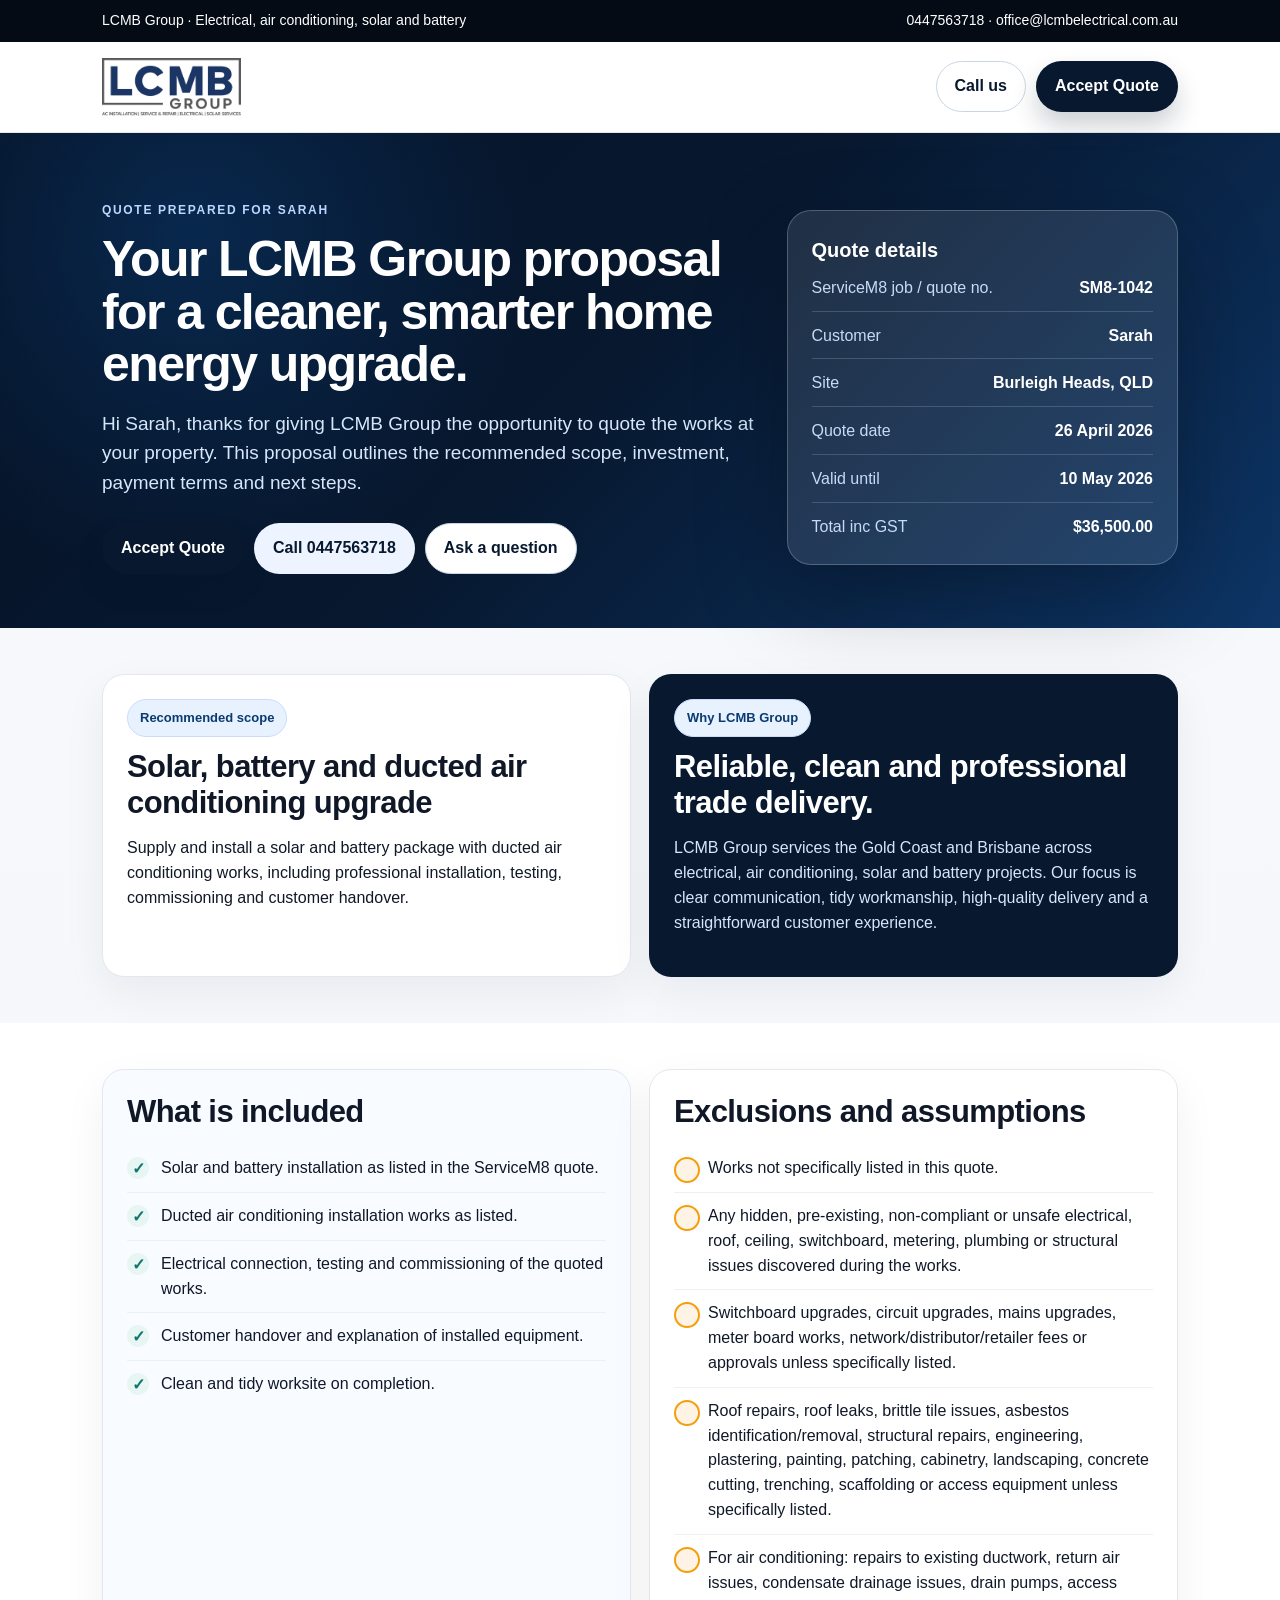
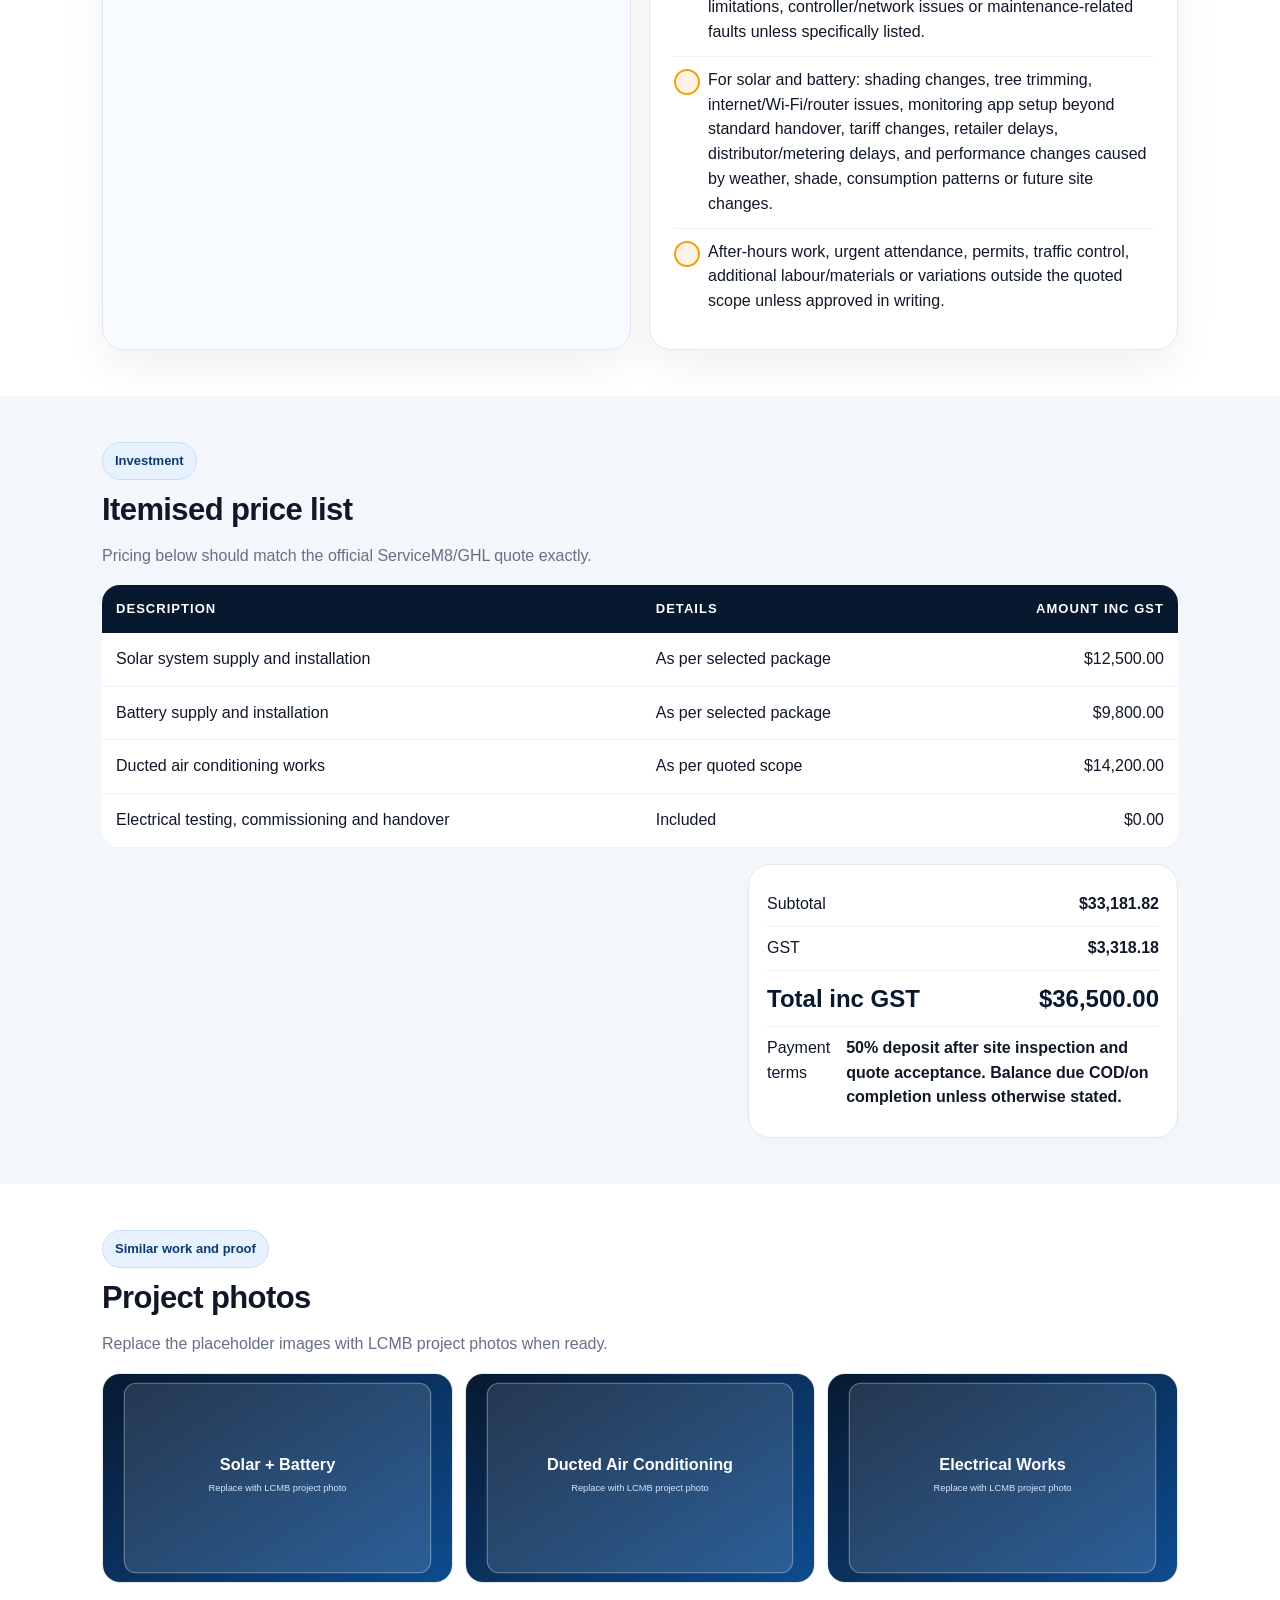
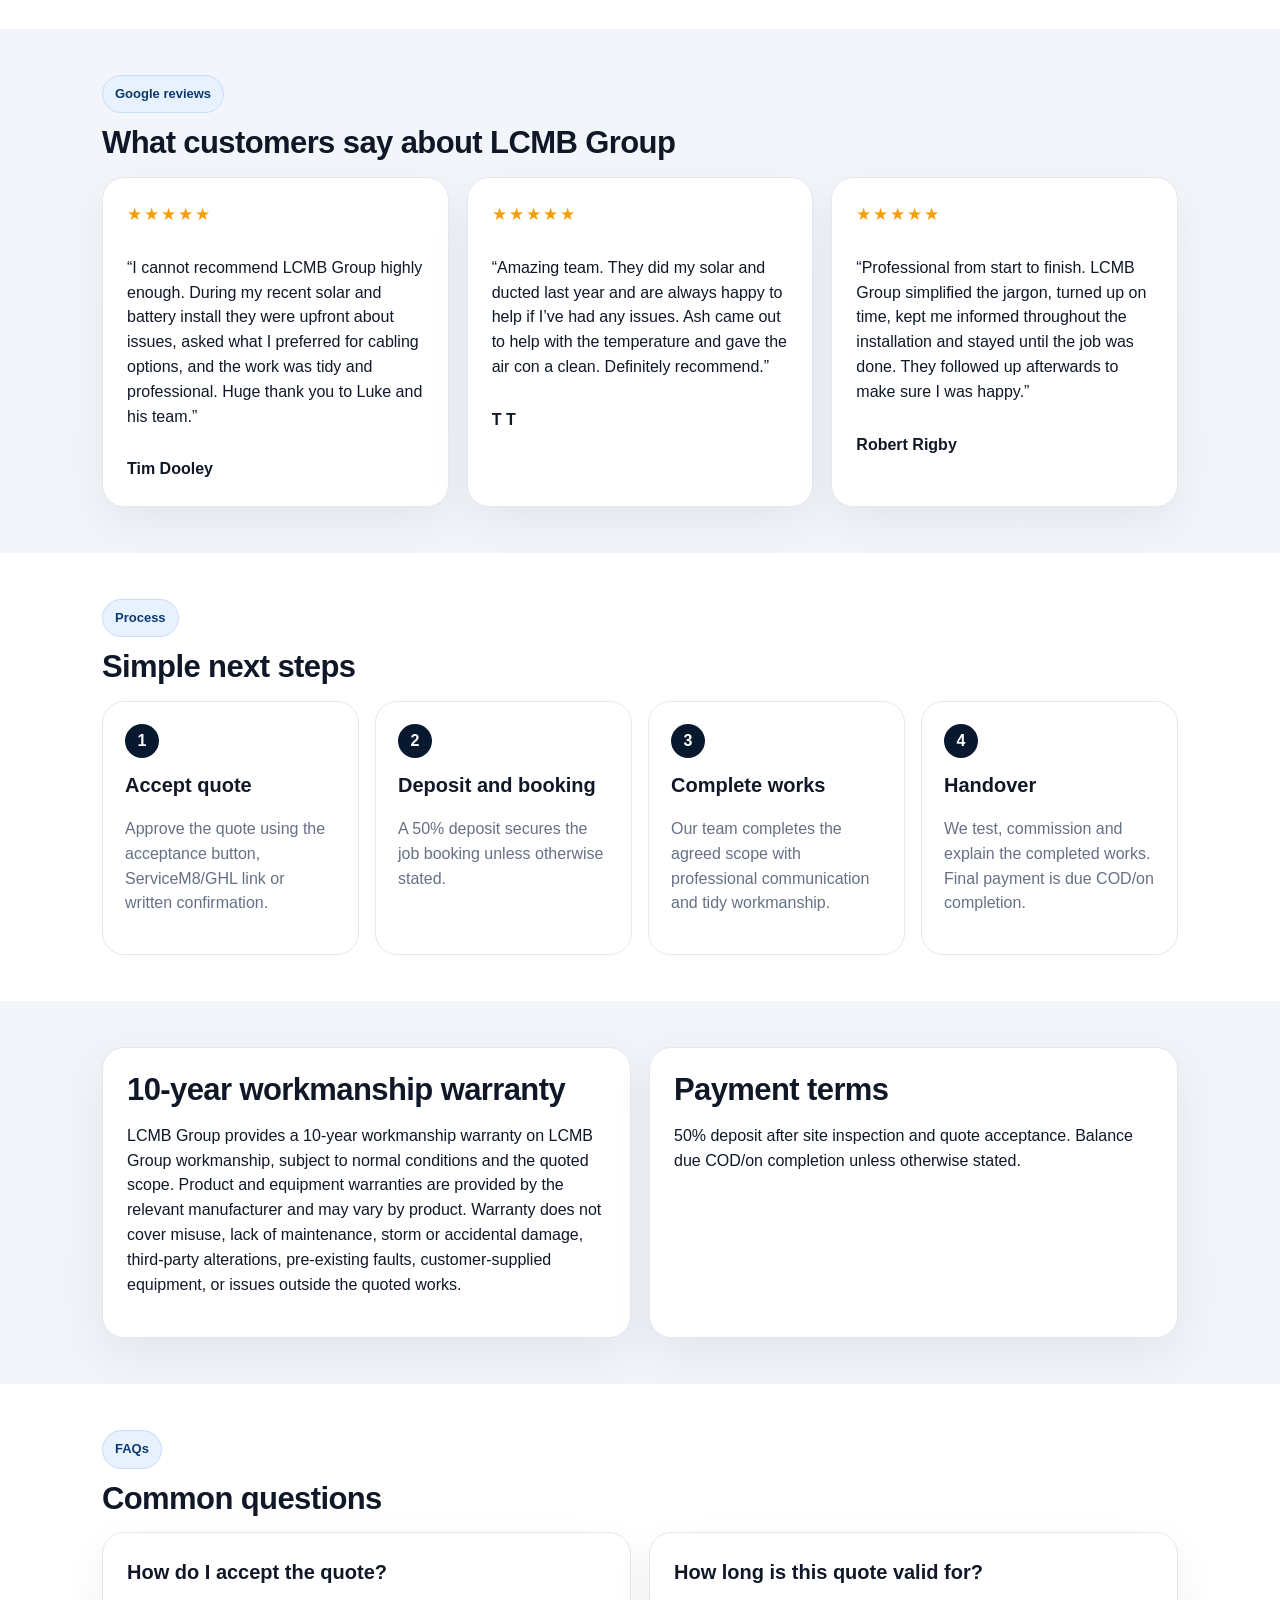
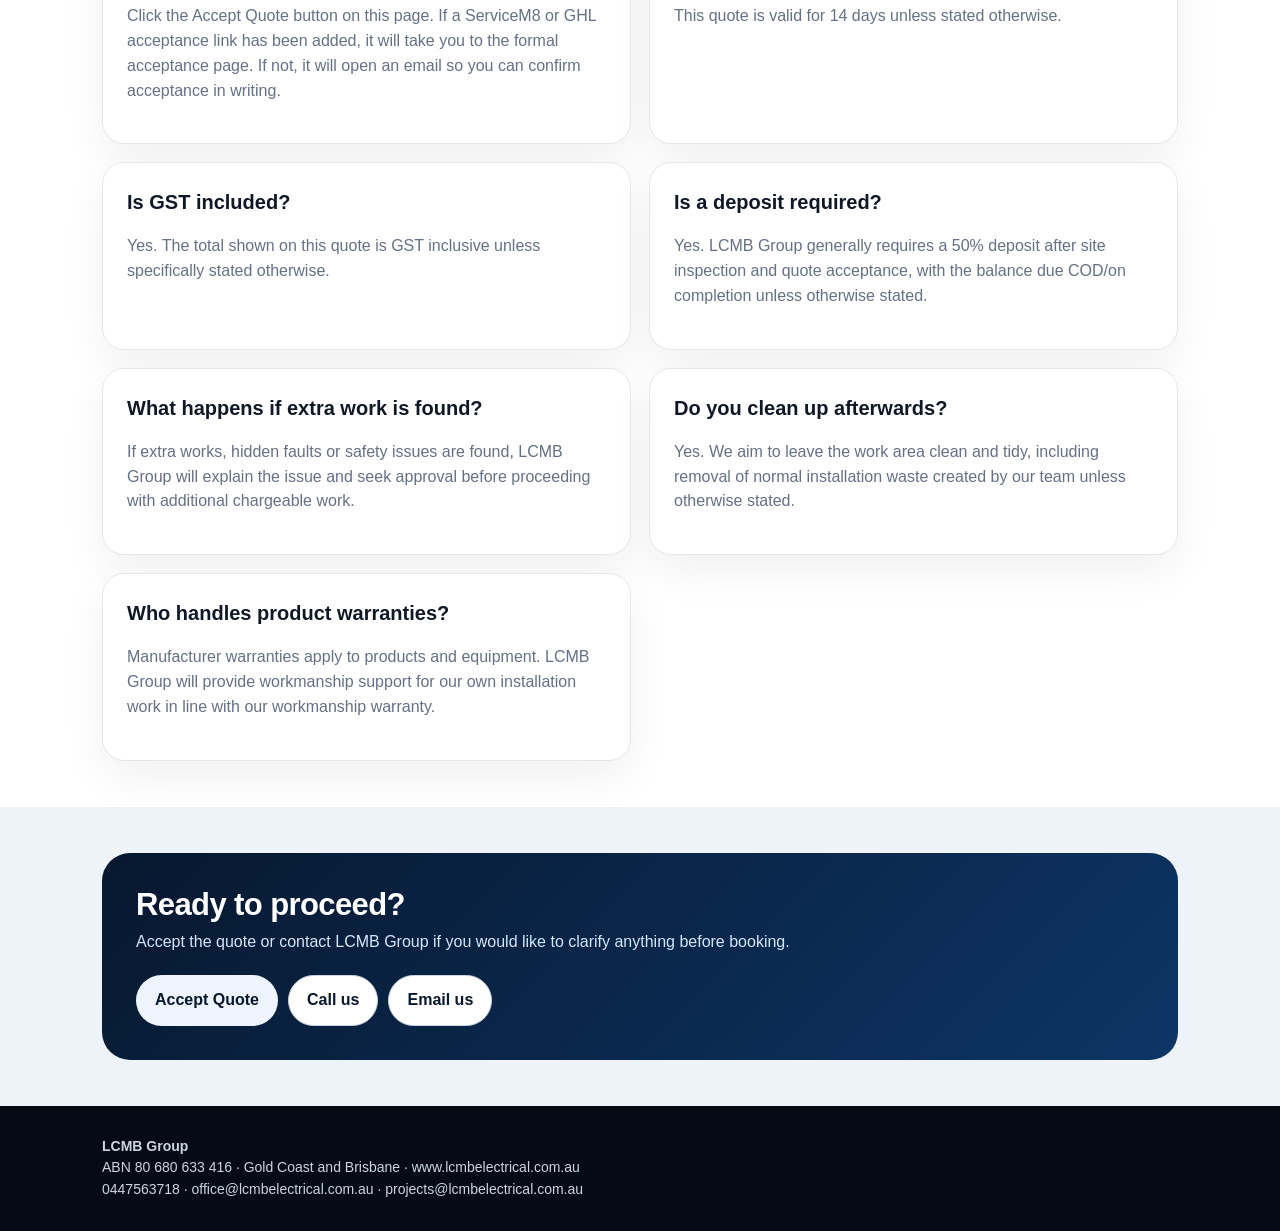
<file: lcmb_custom_github_quote_builder_with_logos (2)/quotes/example-quote.html>
<!doctype html>
<html lang="en-AU">
<head>
  <meta charset="utf-8">
  <meta name="viewport" content="width=device-width, initial-scale=1">
  <title>Solar, battery and ducted air conditioning upgrade · SM8-1042</title>
  <meta name="robots" content="noindex,nofollow">
  <style>
:root{
  --navy:#07182f;
  --navy2:#0b2547;
  --blue:#0e4d92;
  --ink:#101828;
  --muted:#667085;
  --line:#d0d5dd;
  --bg:#f5f7fb;
  --card:#ffffff;
  --soft:#eaf2ff;
  --dark:#050b14;
  --ok:#0f766e;
}
*{box-sizing:border-box}
body{
  margin:0;
  font-family:Arial, Helvetica, sans-serif;
  color:var(--ink);
  background:linear-gradient(180deg,#f7f9fc 0%,#eef3f9 100%);
  line-height:1.55;
}
a{color:inherit}
.container{max-width:1120px;margin:0 auto;padding:0 22px}
.topbar{
  background:#040b15;
  color:white;
  font-size:14px;
}
.topbar .container{
  display:flex;
  gap:18px;
  justify-content:space-between;
  align-items:center;
  padding-top:10px;
  padding-bottom:10px;
  flex-wrap:wrap;
}
.brandbar{
  background:rgba(255,255,255,.96);
  border-bottom:1px solid #e4e7ec;
  position:sticky;
  top:0;
  z-index:50;
  backdrop-filter:blur(8px);
}
.brandbar .container{
  display:flex;
  align-items:center;
  justify-content:space-between;
  padding-top:16px;
  padding-bottom:16px;
  gap:20px;
}
.logo{
  display:flex;
  align-items:center;
  gap:12px;
  text-decoration:none;
}
.logo-mark{
  width:46px;height:46px;border-radius:13px;
  background:linear-gradient(135deg,var(--navy),var(--blue));
  display:grid;place-items:center;color:white;font-weight:800;letter-spacing:-1px;
  box-shadow:0 12px 28px rgba(7,24,47,.22);
}
.logo-text strong{display:block;font-size:19px;letter-spacing:.06em}
.logo-text span{display:block;font-size:12px;color:var(--muted);text-transform:uppercase;letter-spacing:.12em}

.logo-img{
  display:block;
  width:auto;
  height:58px;
  max-width:260px;
  object-fit:contain;
}
@media (max-width:520px){
  .logo-img{height:46px;max-width:220px}
}

.nav-actions{display:flex;gap:10px;flex-wrap:wrap}
.btn{
  display:inline-flex;align-items:center;justify-content:center;
  gap:8px;
  min-height:44px;
  padding:12px 18px;
  border-radius:999px;
  border:1px solid transparent;
  text-decoration:none;
  font-weight:700;
  cursor:pointer;
  transition:.18s ease;
  font-family:inherit;
}
.btn.primary{background:var(--navy);color:white;box-shadow:0 14px 26px rgba(7,24,47,.20)}
.btn.primary:hover{background:#0d2b52;transform:translateY(-1px)}
.btn.secondary{background:white;color:var(--navy);border-color:#cbd5e1}
.btn.secondary:hover{border-color:var(--navy);transform:translateY(-1px)}
.btn.light{background:#eef4ff;color:var(--navy)}
.hero{
  background:
    radial-gradient(circle at 15% 20%,rgba(14,77,146,.35),transparent 30%),
    linear-gradient(135deg,#051225 0%,#07182f 48%,#0d3566 100%);
  color:white;
  padding:68px 0 54px;
}
.hero-grid{
  display:grid;
  grid-template-columns:1.25fr .75fr;
  gap:32px;
  align-items:center;
}
.kicker{
  color:#b9d7ff;
  font-weight:800;
  text-transform:uppercase;
  letter-spacing:.14em;
  font-size:12px;
  margin-bottom:14px;
}
h1{font-size:50px;line-height:1.05;margin:0 0 18px;letter-spacing:-1.6px}
h2{font-size:31px;line-height:1.15;margin:0 0 16px;letter-spacing:-.6px}
h3{font-size:20px;margin:0 0 10px}
.lead{font-size:19px;color:#d6e6fb;max-width:720px;margin:0 0 26px}
.hero-card{
  background:rgba(255,255,255,.1);
  border:1px solid rgba(255,255,255,.22);
  border-radius:24px;
  padding:24px;
  box-shadow:0 30px 90px rgba(0,0,0,.28);
}
.detail-list{display:grid;gap:12px}
.detail-row{
  display:flex;justify-content:space-between;gap:18px;
  border-bottom:1px solid rgba(255,255,255,.16);
  padding-bottom:10px;
}
.detail-row:last-child{border-bottom:0;padding-bottom:0}
.detail-row span:first-child{color:#c7dbf6}
.detail-row span:last-child{text-align:right;font-weight:700}
.section{padding:46px 0}
.cards{display:grid;grid-template-columns:repeat(3,1fr);gap:18px}
.card{
  background:var(--card);
  border:1px solid #e4e7ec;
  border-radius:22px;
  padding:24px;
  box-shadow:0 16px 44px rgba(16,24,40,.06);
}
.card.soft{background:#f8fbff}
.card.dark{background:var(--navy);color:white;border-color:transparent}
.card.dark p,.card.dark li{color:#d6e6fb}
.muted{color:var(--muted)}
.grid-2{display:grid;grid-template-columns:1fr 1fr;gap:18px}
.grid-3{display:grid;grid-template-columns:repeat(3,1fr);gap:18px}
.pill{
  display:inline-flex;
  background:#e8f2ff;
  color:#0b3a70;
  border:1px solid #c9ddfb;
  border-radius:999px;
  padding:8px 12px;
  font-weight:800;
  font-size:13px;
}
.list{
  padding:0;
  margin:12px 0 0;
  list-style:none;
}
.list li{
  padding:11px 0 11px 34px;
  border-bottom:1px solid #edf0f5;
  position:relative;
}
.list li:last-child{border-bottom:0}
.list li:before{
  content:"✓";
  width:22px;height:22px;
  border-radius:50%;
  background:#e7f6f3;
  color:var(--ok);
  position:absolute;
  left:0;top:12px;
  display:grid;place-items:center;
  font-weight:900;
}
.list.warn li:before{
  content:"";
  background:#fff3e6;
  border:2px solid #f59e0b;
}
.quote-table{
  width:100%;
  border-collapse:collapse;
  overflow:hidden;
  border-radius:18px;
  background:white;
}
.quote-table th{
  background:#07182f;color:white;
  text-align:left;
  padding:14px;
  font-size:13px;
  letter-spacing:.08em;
  text-transform:uppercase;
}
.quote-table td{
  border-bottom:1px solid #edf0f5;
  padding:14px;
  vertical-align:top;
}
.quote-table td:last-child,.quote-table th:last-child{text-align:right;white-space:nowrap}
.total-box{
  max-width:430px;
  margin-left:auto;
  margin-top:16px;
  background:white;
  border:1px solid #e4e7ec;
  border-radius:22px;
  padding:18px;
}
.total-row{
  display:flex;justify-content:space-between;gap:16px;
  padding:9px 0;border-bottom:1px solid #edf0f5;
}
.total-row:last-child{border-bottom:0}
.total-row.grand{
  font-size:24px;
  font-weight:900;
  color:var(--navy);
}
.process{counter-reset:step;display:grid;grid-template-columns:repeat(4,1fr);gap:16px}
.step{
  background:white;border:1px solid #e4e7ec;border-radius:22px;padding:22px;
  position:relative;
}
.step:before{
  counter-increment:step;
  content:counter(step);
  display:grid;place-items:center;
  width:34px;height:34px;border-radius:50%;
  background:var(--navy);color:white;font-weight:900;
  margin-bottom:12px;
}
.review{
  display:flex;flex-direction:column;gap:12px;
}
.review .stars{color:#f59e0b;letter-spacing:2px;font-size:17px}
.video-wrap{
  position:relative;padding-bottom:56.25%;height:0;overflow:hidden;border-radius:22px;background:#0b1220;border:1px solid #26364d;
}
.video-wrap iframe{position:absolute;inset:0;width:100%;height:100%;border:0}
.photo-grid{display:grid;grid-template-columns:repeat(3,1fr);gap:12px}
.photo-grid img{
  width:100%;
  height:210px;
  object-fit:cover;
  border-radius:18px;
  border:1px solid #e4e7ec;
  background:#eef2f7;
}
.cta{
  background:linear-gradient(135deg,#07182f,#0d3566);
  color:white;
  border-radius:28px;
  padding:34px;
  display:flex;
  align-items:center;
  justify-content:space-between;
  gap:20px;
  flex-wrap:wrap;
}
.cta p{color:#d6e6fb;margin:0}
.footer{
  background:#040b15;color:#cbd5e1;padding:30px 0;font-size:14px;
}
.footer a{color:white}
.notice{
  border-left:4px solid #f59e0b;
  background:#fff8eb;
  padding:14px 16px;
  border-radius:12px;
}
.form-grid{
  display:grid;
  grid-template-columns:1fr 1fr;
  gap:16px;
}
.form-field{display:flex;flex-direction:column;gap:7px}
.form-field.full{grid-column:1/-1}
label{font-weight:800}
input,textarea,select{
  width:100%;
  border:1px solid #cfd8e3;
  border-radius:14px;
  padding:13px 14px;
  font:inherit;
  background:white;
}
textarea{min-height:104px;resize:vertical}
textarea.tall{min-height:180px}
.toolbar{
  display:flex;
  gap:10px;
  flex-wrap:wrap;
  align-items:center;
}
.preview-frame{
  width:100%;
  min-height:620px;
  border:1px solid #cbd5e1;
  border-radius:22px;
  background:white;
}
.small{font-size:13px}
@media (max-width:900px){
  .hero-grid,.grid-2,.cards,.grid-3,.process{grid-template-columns:1fr}
  h1{font-size:38px}
  .brandbar .container{align-items:flex-start;flex-direction:column}
  .form-grid{grid-template-columns:1fr}
  .photo-grid{grid-template-columns:1fr}
  .quote-table{font-size:14px}
  .quote-table th:nth-child(2),.quote-table td:nth-child(2){display:none}
}
@media print{
  .topbar,.brandbar .nav-actions,.cta .btn,.no-print{display:none!important}
  body{background:white}
  .section{padding:22px 0}
  .card,.total-box{box-shadow:none}
}
</style>
</head>
<body>
  <div class="topbar">
    <div class="container">
      <span>LCMB Group · Electrical, air conditioning, solar and battery</span>
      <span>0447563718 · office@lcmbelectrical.com.au</span>
    </div>
  </div>
  <header class="brandbar">
    <div class="container">
      <a class="logo" href="../index.html" aria-label="LCMB Group home">
        <img class="logo-img" src="../assets/lcmb-logo-main.png" alt="LCMB Group">
      </a>
      <div class="nav-actions">
        <a class="btn secondary" href="tel:0447563718">Call us</a>
        <a class="btn primary" href="mailto:office@lcmbelectrical.com.au?subject=Accepting%20quote%20SM8-1042&amp;body=Hi%20LCMB%20Group,%0D%0A%0D%0AI%20would%20like%20to%20accept%20quote%20SM8-1042.%0D%0A%0D%0AThanks." target="_blank" rel="noopener">Accept Quote</a>
      </div>
    </div>
  </header>

  <section class="hero">
    <div class="container hero-grid">
      <div>
        <div class="kicker">Quote prepared for Sarah</div>
        <h1>Your LCMB Group proposal for a cleaner, smarter home energy upgrade.</h1>
        <p class="lead">Hi Sarah, thanks for giving LCMB Group the opportunity to quote the works at your property. This proposal outlines the recommended scope, investment, payment terms and next steps.</p>
        <div class="toolbar">
          <a class="btn primary" href="mailto:office@lcmbelectrical.com.au?subject=Accepting%20quote%20SM8-1042&amp;body=Hi%20LCMB%20Group,%0D%0A%0D%0AI%20would%20like%20to%20accept%20quote%20SM8-1042.%0D%0A%0D%0AThanks." target="_blank" rel="noopener">Accept Quote</a>
          <a class="btn light" href="tel:0447563718">Call 0447563718</a>
          <a class="btn secondary" href="mailto:office@lcmbelectrical.com.au?subject=Question%20about%20quote%20SM8-1042">Ask a question</a>
        </div>
      </div>
      <div class="hero-card">
        <h3>Quote details</h3>
        <div class="detail-list">
          <div class="detail-row"><span>ServiceM8 job / quote no.</span><span>SM8-1042</span></div>
          <div class="detail-row"><span>Customer</span><span>Sarah</span></div>
          <div class="detail-row"><span>Site</span><span>Burleigh Heads, QLD</span></div>
          <div class="detail-row"><span>Quote date</span><span>26 April 2026</span></div>
          <div class="detail-row"><span>Valid until</span><span>10 May 2026</span></div>
          <div class="detail-row"><span>Total inc GST</span><span>$36,500.00</span></div>
        </div>
      </div>
    </div>
  </section>

  <main>
    <section class="section">
      <div class="container grid-2">
        <div class="card">
          <span class="pill">Recommended scope</span>
          <h2 style="margin-top:12px">Solar, battery and ducted air conditioning upgrade</h2>
          <p>Supply and install a solar and battery package with ducted air conditioning works, including professional installation, testing, commissioning and customer handover.</p>
        </div>
        <div class="card dark">
          <span class="pill">Why LCMB Group</span>
          <h2 style="margin-top:12px">Reliable, clean and professional trade delivery.</h2>
          <p>LCMB Group services the Gold Coast and Brisbane across electrical, air conditioning, solar and battery projects. Our focus is clear communication, tidy workmanship, high-quality delivery and a straightforward customer experience.</p>
        </div>
      </div>
    </section>

    <section class="section" style="background:#fff">
      <div class="container grid-2">
        <div class="card soft">
          <h2>What is included</h2>
          <ul class="list"><li>Solar and battery installation as listed in the ServiceM8 quote.</li>
<li>Ducted air conditioning installation works as listed.</li>
<li>Electrical connection, testing and commissioning of the quoted works.</li>
<li>Customer handover and explanation of installed equipment.</li>
<li>Clean and tidy worksite on completion.</li></ul>
        </div>
        <div class="card">
          <h2>Exclusions and assumptions</h2>
          <ul class="list warn"><li>Works not specifically listed in this quote.</li>
<li>Any hidden, pre-existing, non-compliant or unsafe electrical, roof, ceiling, switchboard, metering, plumbing or structural issues discovered during the works.</li>
<li>Switchboard upgrades, circuit upgrades, mains upgrades, meter board works, network/distributor/retailer fees or approvals unless specifically listed.</li>
<li>Roof repairs, roof leaks, brittle tile issues, asbestos identification/removal, structural repairs, engineering, plastering, painting, patching, cabinetry, landscaping, concrete cutting, trenching, scaffolding or access equipment unless specifically listed.</li>
<li>For air conditioning: repairs to existing ductwork, return air issues, condensate drainage issues, drain pumps, access limitations, controller/network issues or maintenance-related faults unless specifically listed.</li>
<li>For solar and battery: shading changes, tree trimming, internet/Wi-Fi/router issues, monitoring app setup beyond standard handover, tariff changes, retailer delays, distributor/metering delays, and performance changes caused by weather, shade, consumption patterns or future site changes.</li>
<li>After-hours work, urgent attendance, permits, traffic control, additional labour/materials or variations outside the quoted scope unless approved in writing.</li></ul>
        </div>
      </div>
    </section>

    <section class="section">
      <div class="container">
        <span class="pill">Investment</span>
        <h2 style="margin-top:12px">Itemised price list</h2>
        <p class="muted">Pricing below should match the official ServiceM8/GHL quote exactly.</p>
        <table class="quote-table">
          <thead><tr><th>Description</th><th>Details</th><th>Amount inc GST</th></tr></thead>
          <tbody><tr><td>Solar system supply and installation</td><td>As per selected package</td><td>$12,500.00</td></tr>
<tr><td>Battery supply and installation</td><td>As per selected package</td><td>$9,800.00</td></tr>
<tr><td>Ducted air conditioning works</td><td>As per quoted scope</td><td>$14,200.00</td></tr>
<tr><td>Electrical testing, commissioning and handover</td><td>Included</td><td>$0.00</td></tr></tbody>
        </table>
        <div class="total-box">
          <div class="total-row"><span>Subtotal</span><strong>$33,181.82</strong></div>
          <div class="total-row"><span>GST</span><strong>$3,318.18</strong></div>
          <div class="total-row grand"><span>Total inc GST</span><span>$36,500.00</span></div>
          <div class="total-row"><span>Payment terms</span><strong>50% deposit after site inspection and quote acceptance. Balance due COD/on completion unless otherwise stated.</strong></div>
        </div>
      </div>
    </section>

    

    <section class="section" style="background:#fff">
      <div class="container">
        <span class="pill">Similar work and proof</span>
        <h2 style="margin-top:12px">Project photos</h2>
        <p class="muted">Replace the placeholder images with LCMB project photos when ready.</p>
        <div class="photo-grid"><img src="../assets/placeholder-1.svg" alt="LCMB project photo">
<img src="../assets/placeholder-2.svg" alt="LCMB project photo">
<img src="../assets/placeholder-3.svg" alt="LCMB project photo"></div>
      </div>
    </section>

    <section class="section">
      <div class="container">
        <span class="pill">Google reviews</span>
        <h2 style="margin-top:12px">What customers say about LCMB Group</h2>
        <div class="grid-3"><div class="card review"><div class="stars">★★★★★</div><p>“I cannot recommend LCMB Group highly enough. During my recent solar and battery install they were upfront about issues, asked what I preferred for cabling options, and the work was tidy and professional. Huge thank you to Luke and his team.”</p><strong>Tim Dooley</strong></div>
<div class="card review"><div class="stars">★★★★★</div><p>“Amazing team. They did my solar and ducted last year and are always happy to help if I’ve had any issues. Ash came out to help with the temperature and gave the air con a clean. Definitely recommend.”</p><strong>T T</strong></div>
<div class="card review"><div class="stars">★★★★★</div><p>“Professional from start to finish. LCMB Group simplified the jargon, turned up on time, kept me informed throughout the installation and stayed until the job was done. They followed up afterwards to make sure I was happy.”</p><strong>Robert Rigby</strong></div></div>
      </div>
    </section>

    <section class="section" style="background:#fff">
      <div class="container">
        <span class="pill">Process</span>
        <h2 style="margin-top:12px">Simple next steps</h2>
        <div class="process">
          <div class="step"><h3>Accept quote</h3><p class="muted">Approve the quote using the acceptance button, ServiceM8/GHL link or written confirmation.</p></div>
          <div class="step"><h3>Deposit and booking</h3><p class="muted">A 50% deposit secures the job booking unless otherwise stated.</p></div>
          <div class="step"><h3>Complete works</h3><p class="muted">Our team completes the agreed scope with professional communication and tidy workmanship.</p></div>
          <div class="step"><h3>Handover</h3><p class="muted">We test, commission and explain the completed works. Final payment is due COD/on completion.</p></div>
        </div>
      </div>
    </section>

    <section class="section">
      <div class="container grid-2">
        <div class="card">
          <h2>10-year workmanship warranty</h2>
          <p>LCMB Group provides a 10-year workmanship warranty on LCMB Group workmanship, subject to normal conditions and the quoted scope. Product and equipment warranties are provided by the relevant manufacturer and may vary by product. Warranty does not cover misuse, lack of maintenance, storm or accidental damage, third-party alterations, pre-existing faults, customer-supplied equipment, or issues outside the quoted works.</p>
        </div>
        <div class="card">
          <h2>Payment terms</h2>
          <p>50% deposit after site inspection and quote acceptance. Balance due COD/on completion unless otherwise stated.</p>
        </div>
      </div>
    </section>

    <section class="section" style="background:#fff">
      <div class="container">
        <span class="pill">FAQs</span>
        <h2 style="margin-top:12px">Common questions</h2>
        <div class="grid-2"><div class="card"><h3>How do I accept the quote?</h3><p class="muted">Click the Accept Quote button on this page. If a ServiceM8 or GHL acceptance link has been added, it will take you to the formal acceptance page. If not, it will open an email so you can confirm acceptance in writing.</p></div>
<div class="card"><h3>How long is this quote valid for?</h3><p class="muted">This quote is valid for 14 days unless stated otherwise.</p></div>
<div class="card"><h3>Is GST included?</h3><p class="muted">Yes. The total shown on this quote is GST inclusive unless specifically stated otherwise.</p></div>
<div class="card"><h3>Is a deposit required?</h3><p class="muted">Yes. LCMB Group generally requires a 50% deposit after site inspection and quote acceptance, with the balance due COD/on completion unless otherwise stated.</p></div>
<div class="card"><h3>What happens if extra work is found?</h3><p class="muted">If extra works, hidden faults or safety issues are found, LCMB Group will explain the issue and seek approval before proceeding with additional chargeable work.</p></div>
<div class="card"><h3>Do you clean up afterwards?</h3><p class="muted">Yes. We aim to leave the work area clean and tidy, including removal of normal installation waste created by our team unless otherwise stated.</p></div>
<div class="card"><h3>Who handles product warranties?</h3><p class="muted">Manufacturer warranties apply to products and equipment. LCMB Group will provide workmanship support for our own installation work in line with our workmanship warranty.</p></div></div>
      </div>
    </section>

    <section class="section">
      <div class="container">
        <div class="cta">
          <div>
            <h2 style="margin-bottom:8px">Ready to proceed?</h2>
            <p>Accept the quote or contact LCMB Group if you would like to clarify anything before booking.</p>
          </div>
          <div class="toolbar">
            <a class="btn light" href="mailto:office@lcmbelectrical.com.au?subject=Accepting%20quote%20SM8-1042&amp;body=Hi%20LCMB%20Group,%0D%0A%0D%0AI%20would%20like%20to%20accept%20quote%20SM8-1042.%0D%0A%0D%0AThanks." target="_blank" rel="noopener">Accept Quote</a>
            <a class="btn secondary" href="tel:0447563718">Call us</a>
            <a class="btn secondary" href="mailto:office@lcmbelectrical.com.au?subject=Question%20about%20quote%20SM8-1042">Email us</a>
          </div>
        </div>
      </div>
    </section>
  </main>

  <footer class="footer">
    <div class="container">
      <strong>LCMB Group</strong><br>
      ABN 80 680 633 416 · Gold Coast and Brisbane · www.lcmbelectrical.com.au<br>
      0447563718 · office@lcmbelectrical.com.au · projects@lcmbelectrical.com.au
    </div>
  </footer>
</body>
</html>
</file>
<file: lcmb_custom_github_quote_builder_with_logos (2)/assets/site.css>
:root{
  --navy:#07182f;
  --navy2:#0b2547;
  --blue:#0e4d92;
  --ink:#101828;
  --muted:#667085;
  --line:#d0d5dd;
  --bg:#f5f7fb;
  --card:#ffffff;
  --soft:#eaf2ff;
  --dark:#050b14;
  --ok:#0f766e;
}
*{box-sizing:border-box}
body{
  margin:0;
  font-family:Arial, Helvetica, sans-serif;
  color:var(--ink);
  background:linear-gradient(180deg,#f7f9fc 0%,#eef3f9 100%);
  line-height:1.55;
}
a{color:inherit}
.container{max-width:1120px;margin:0 auto;padding:0 22px}
.topbar{
  background:#040b15;
  color:white;
  font-size:14px;
}
.topbar .container{
  display:flex;
  gap:18px;
  justify-content:space-between;
  align-items:center;
  padding-top:10px;
  padding-bottom:10px;
  flex-wrap:wrap;
}
.brandbar{
  background:rgba(255,255,255,.96);
  border-bottom:1px solid #e4e7ec;
  position:sticky;
  top:0;
  z-index:50;
  backdrop-filter:blur(8px);
}
.brandbar .container{
  display:flex;
  align-items:center;
  justify-content:space-between;
  padding-top:16px;
  padding-bottom:16px;
  gap:20px;
}
.logo{
  display:flex;
  align-items:center;
  gap:12px;
  text-decoration:none;
}
.logo-mark{
  width:46px;height:46px;border-radius:13px;
  background:linear-gradient(135deg,var(--navy),var(--blue));
  display:grid;place-items:center;color:white;font-weight:800;letter-spacing:-1px;
  box-shadow:0 12px 28px rgba(7,24,47,.22);
}
.logo-text strong{display:block;font-size:19px;letter-spacing:.06em}
.logo-text span{display:block;font-size:12px;color:var(--muted);text-transform:uppercase;letter-spacing:.12em}

.logo-img{
  display:block;
  width:auto;
  height:58px;
  max-width:260px;
  object-fit:contain;
}
@media (max-width:520px){
  .logo-img{height:46px;max-width:220px}
}

.nav-actions{display:flex;gap:10px;flex-wrap:wrap}
.btn{
  display:inline-flex;align-items:center;justify-content:center;
  gap:8px;
  min-height:44px;
  padding:12px 18px;
  border-radius:999px;
  border:1px solid transparent;
  text-decoration:none;
  font-weight:700;
  cursor:pointer;
  transition:.18s ease;
  font-family:inherit;
}
.btn.primary{background:var(--navy);color:white;box-shadow:0 14px 26px rgba(7,24,47,.20)}
.btn.primary:hover{background:#0d2b52;transform:translateY(-1px)}
.btn.secondary{background:white;color:var(--navy);border-color:#cbd5e1}
.btn.secondary:hover{border-color:var(--navy);transform:translateY(-1px)}
.btn.light{background:#eef4ff;color:var(--navy)}
.hero{
  background:
    radial-gradient(circle at 15% 20%,rgba(14,77,146,.35),transparent 30%),
    linear-gradient(135deg,#051225 0%,#07182f 48%,#0d3566 100%);
  color:white;
  padding:68px 0 54px;
}
.hero-grid{
  display:grid;
  grid-template-columns:1.25fr .75fr;
  gap:32px;
  align-items:center;
}
.kicker{
  color:#b9d7ff;
  font-weight:800;
  text-transform:uppercase;
  letter-spacing:.14em;
  font-size:12px;
  margin-bottom:14px;
}
h1{font-size:50px;line-height:1.05;margin:0 0 18px;letter-spacing:-1.6px}
h2{font-size:31px;line-height:1.15;margin:0 0 16px;letter-spacing:-.6px}
h3{font-size:20px;margin:0 0 10px}
.lead{font-size:19px;color:#d6e6fb;max-width:720px;margin:0 0 26px}
.hero-card{
  background:rgba(255,255,255,.1);
  border:1px solid rgba(255,255,255,.22);
  border-radius:24px;
  padding:24px;
  box-shadow:0 30px 90px rgba(0,0,0,.28);
}
.detail-list{display:grid;gap:12px}
.detail-row{
  display:flex;justify-content:space-between;gap:18px;
  border-bottom:1px solid rgba(255,255,255,.16);
  padding-bottom:10px;
}
.detail-row:last-child{border-bottom:0;padding-bottom:0}
.detail-row span:first-child{color:#c7dbf6}
.detail-row span:last-child{text-align:right;font-weight:700}
.section{padding:46px 0}
.cards{display:grid;grid-template-columns:repeat(3,1fr);gap:18px}
.card{
  background:var(--card);
  border:1px solid #e4e7ec;
  border-radius:22px;
  padding:24px;
  box-shadow:0 16px 44px rgba(16,24,40,.06);
}
.card.soft{background:#f8fbff}
.card.dark{background:var(--navy);color:white;border-color:transparent}
.card.dark p,.card.dark li{color:#d6e6fb}
.muted{color:var(--muted)}
.grid-2{display:grid;grid-template-columns:1fr 1fr;gap:18px}
.grid-3{display:grid;grid-template-columns:repeat(3,1fr);gap:18px}
.pill{
  display:inline-flex;
  background:#e8f2ff;
  color:#0b3a70;
  border:1px solid #c9ddfb;
  border-radius:999px;
  padding:8px 12px;
  font-weight:800;
  font-size:13px;
}
.list{
  padding:0;
  margin:12px 0 0;
  list-style:none;
}
.list li{
  padding:11px 0 11px 34px;
  border-bottom:1px solid #edf0f5;
  position:relative;
}
.list li:last-child{border-bottom:0}
.list li:before{
  content:"✓";
  width:22px;height:22px;
  border-radius:50%;
  background:#e7f6f3;
  color:var(--ok);
  position:absolute;
  left:0;top:12px;
  display:grid;place-items:center;
  font-weight:900;
}
.list.warn li:before{
  content:"";
  background:#fff3e6;
  border:2px solid #f59e0b;
}
.quote-table{
  width:100%;
  border-collapse:collapse;
  overflow:hidden;
  border-radius:18px;
  background:white;
}
.quote-table th{
  background:#07182f;color:white;
  text-align:left;
  padding:14px;
  font-size:13px;
  letter-spacing:.08em;
  text-transform:uppercase;
}
.quote-table td{
  border-bottom:1px solid #edf0f5;
  padding:14px;
  vertical-align:top;
}
.quote-table td:last-child,.quote-table th:last-child{text-align:right;white-space:nowrap}
.total-box{
  max-width:430px;
  margin-left:auto;
  margin-top:16px;
  background:white;
  border:1px solid #e4e7ec;
  border-radius:22px;
  padding:18px;
}
.total-row{
  display:flex;justify-content:space-between;gap:16px;
  padding:9px 0;border-bottom:1px solid #edf0f5;
}
.total-row:last-child{border-bottom:0}
.total-row.grand{
  font-size:24px;
  font-weight:900;
  color:var(--navy);
}
.process{counter-reset:step;display:grid;grid-template-columns:repeat(4,1fr);gap:16px}
.step{
  background:white;border:1px solid #e4e7ec;border-radius:22px;padding:22px;
  position:relative;
}
.step:before{
  counter-increment:step;
  content:counter(step);
  display:grid;place-items:center;
  width:34px;height:34px;border-radius:50%;
  background:var(--navy);color:white;font-weight:900;
  margin-bottom:12px;
}
.review{
  display:flex;flex-direction:column;gap:12px;
}
.review .stars{color:#f59e0b;letter-spacing:2px;font-size:17px}
.video-wrap{
  position:relative;padding-bottom:56.25%;height:0;overflow:hidden;border-radius:22px;background:#0b1220;border:1px solid #26364d;
}
.video-wrap iframe{position:absolute;inset:0;width:100%;height:100%;border:0}
.photo-grid{display:grid;grid-template-columns:repeat(3,1fr);gap:12px}
.photo-grid img{
  width:100%;
  height:210px;
  object-fit:cover;
  border-radius:18px;
  border:1px solid #e4e7ec;
  background:#eef2f7;
}
.cta{
  background:linear-gradient(135deg,#07182f,#0d3566);
  color:white;
  border-radius:28px;
  padding:34px;
  display:flex;
  align-items:center;
  justify-content:space-between;
  gap:20px;
  flex-wrap:wrap;
}
.cta p{color:#d6e6fb;margin:0}
.footer{
  background:#040b15;color:#cbd5e1;padding:30px 0;font-size:14px;
}
.footer a{color:white}
.notice{
  border-left:4px solid #f59e0b;
  background:#fff8eb;
  padding:14px 16px;
  border-radius:12px;
}
.form-grid{
  display:grid;
  grid-template-columns:1fr 1fr;
  gap:16px;
}
.form-field{display:flex;flex-direction:column;gap:7px}
.form-field.full{grid-column:1/-1}
label{font-weight:800}
input,textarea,select{
  width:100%;
  border:1px solid #cfd8e3;
  border-radius:14px;
  padding:13px 14px;
  font:inherit;
  background:white;
}
textarea{min-height:104px;resize:vertical}
textarea.tall{min-height:180px}
.toolbar{
  display:flex;
  gap:10px;
  flex-wrap:wrap;
  align-items:center;
}
.preview-frame{
  width:100%;
  min-height:620px;
  border:1px solid #cbd5e1;
  border-radius:22px;
  background:white;
}
.small{font-size:13px}
@media (max-width:900px){
  .hero-grid,.grid-2,.cards,.grid-3,.process{grid-template-columns:1fr}
  h1{font-size:38px}
  .brandbar .container{align-items:flex-start;flex-direction:column}
  .form-grid{grid-template-columns:1fr}
  .photo-grid{grid-template-columns:1fr}
  .quote-table{font-size:14px}
  .quote-table th:nth-child(2),.quote-table td:nth-child(2){display:none}
}
@media print{
  .topbar,.brandbar .nav-actions,.cta .btn,.no-print{display:none!important}
  body{background:white}
  .section{padding:22px 0}
  .card,.total-box{box-shadow:none}
}
</file>
